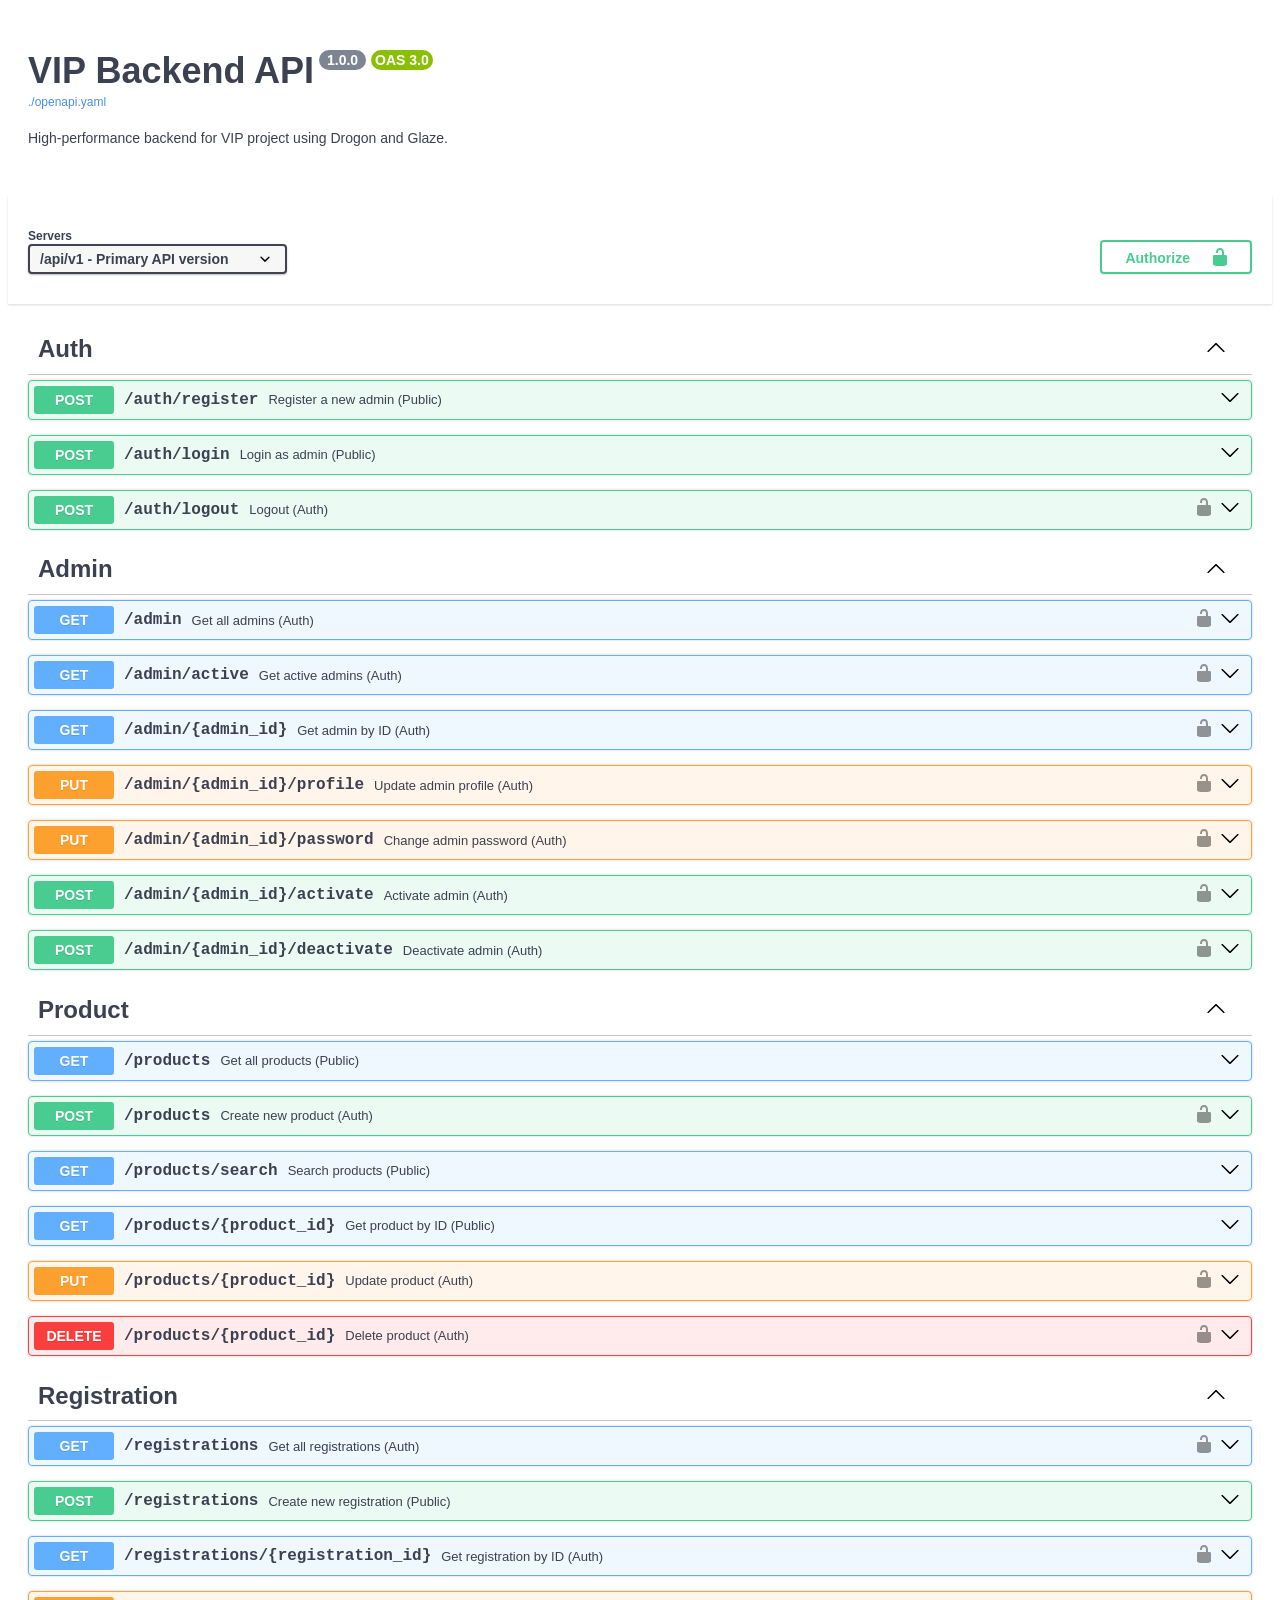
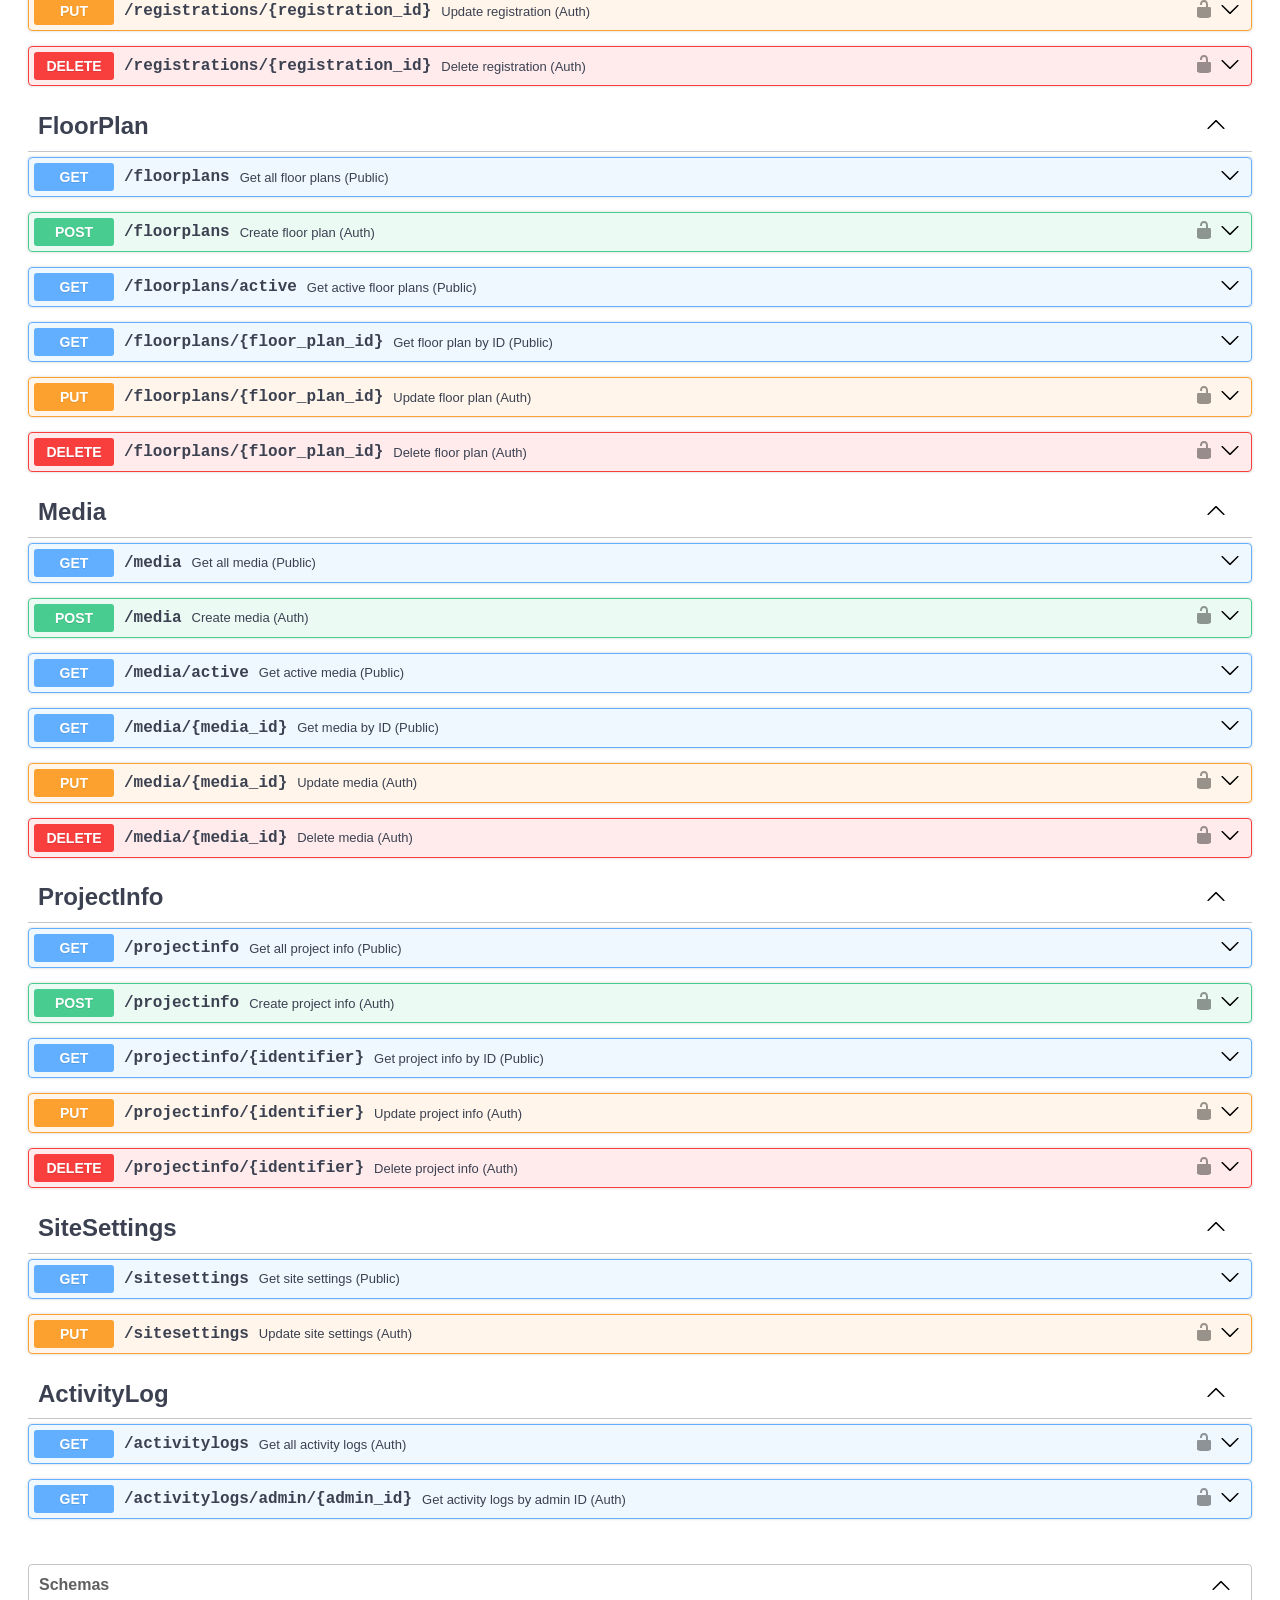
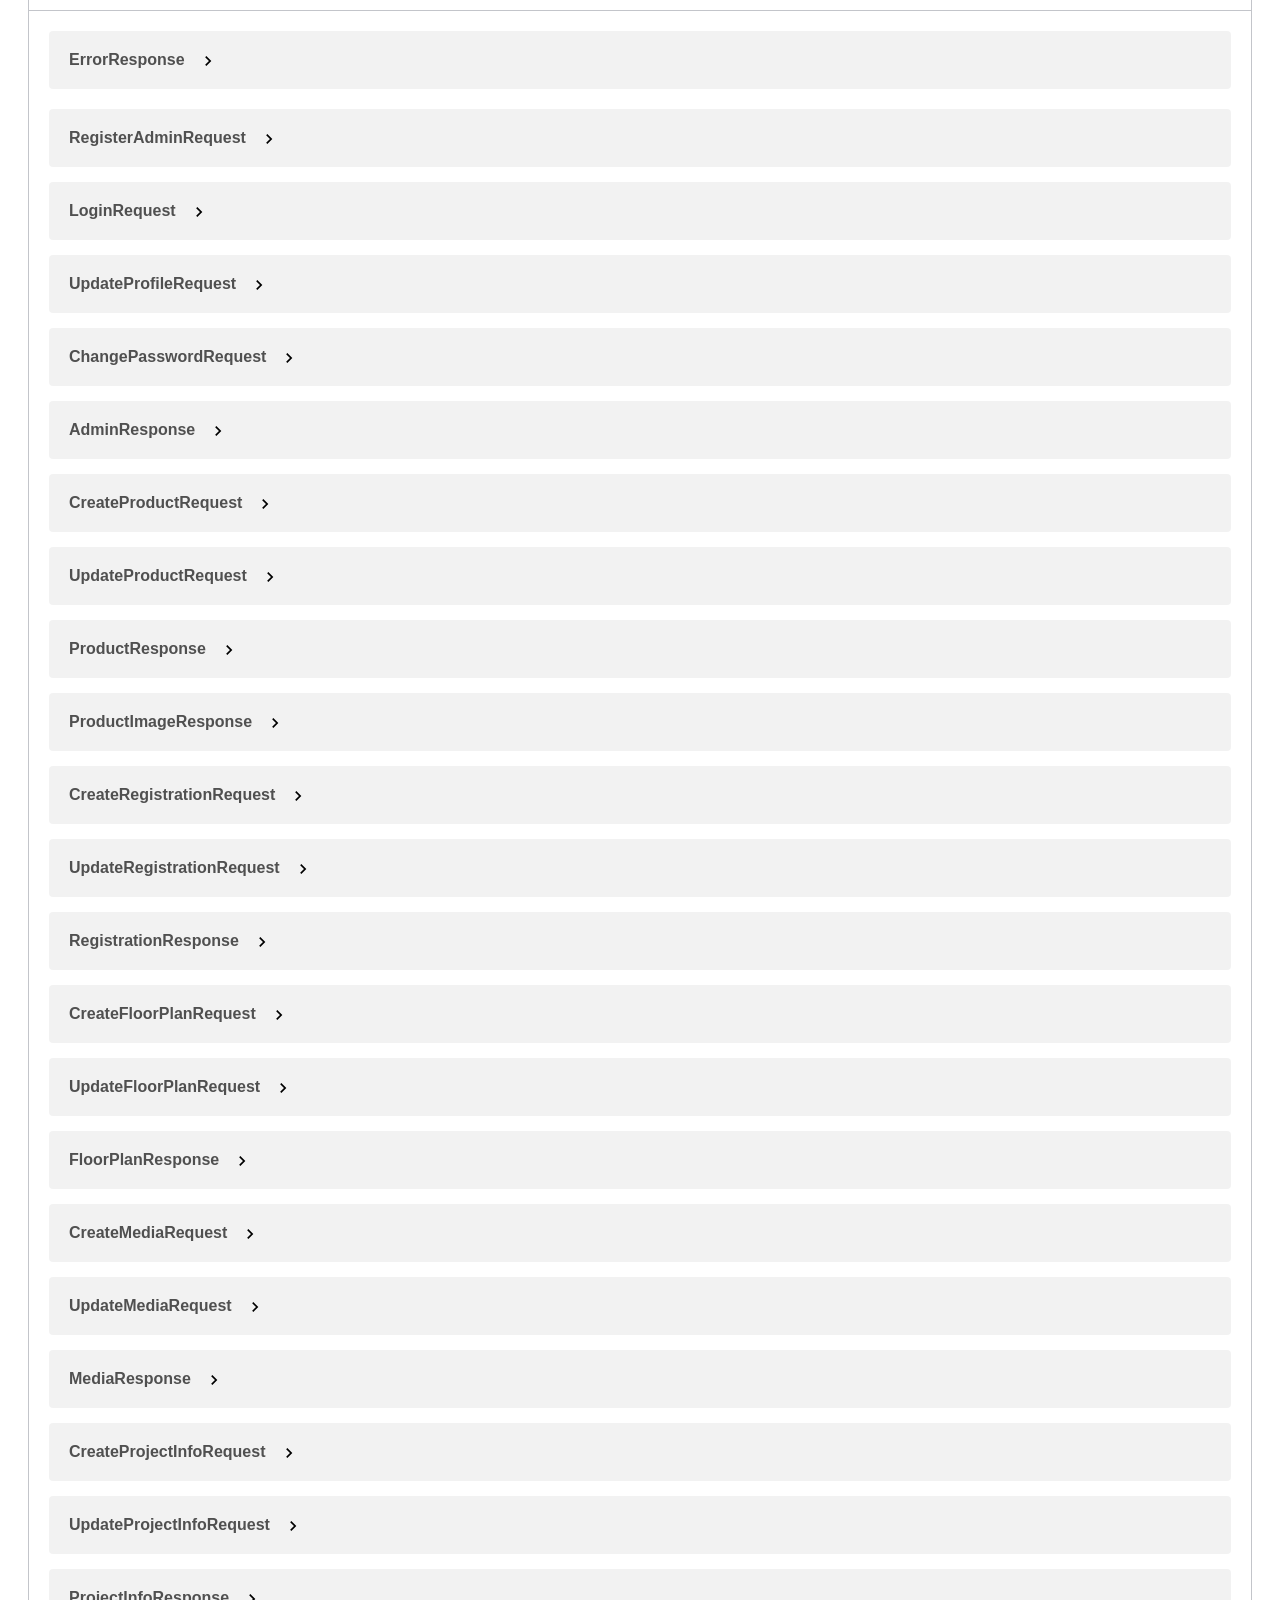
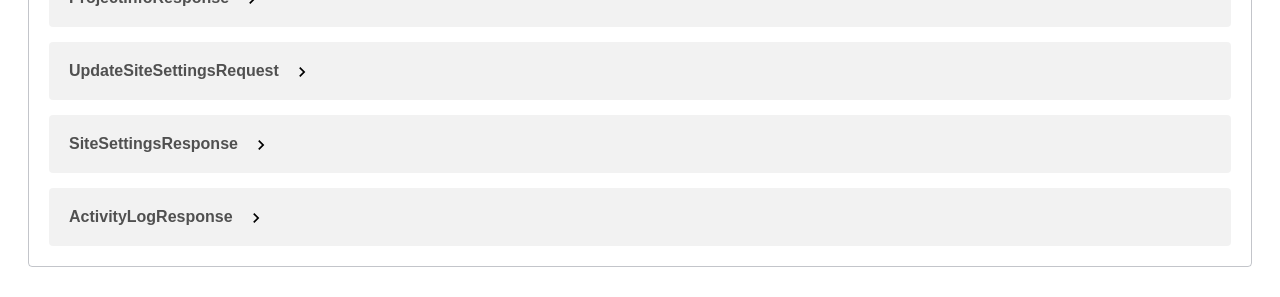
<file: public/docs/index.html>
<!DOCTYPE html>
<html lang="en">
<head>
  <meta charset="UTF-8">
  <title>VIP Project API Docs</title>
  <link rel="stylesheet" href="./swagger-ui.css">
  <link rel="icon" href="./favicon-32x32.png">
</head>
<body>
  <div id="swagger-ui"></div>
  <script src="./swagger-ui-bundle.js"></script>
  <script src="./swagger-ui-standalone-preset.js"></script>
  <script>
    window.onload = () => {
      SwaggerUIBundle({
        url: "./openapi.yaml",
        dom_id: "#swagger-ui"
      });
    };
  </script>
</body>
</html>
</file>
<file: public/docs/swagger-ui.css>
.swagger-ui{color:#3b4151;font-family:sans-serif/*! normalize.css v7.0.0 | MIT License | github.com/necolas/normalize.css */}.swagger-ui html{line-height:1.15;-ms-text-size-adjust:100%;-webkit-text-size-adjust:100%}.swagger-ui body{margin:0}.swagger-ui article,.swagger-ui aside,.swagger-ui footer,.swagger-ui header,.swagger-ui nav,.swagger-ui section{display:block}.swagger-ui h1{font-size:2em;margin:.67em 0}.swagger-ui figcaption,.swagger-ui figure,.swagger-ui main{display:block}.swagger-ui figure{margin:1em 40px}.swagger-ui hr{box-sizing:content-box;height:0;overflow:visible}.swagger-ui pre{font-family:monospace,monospace;font-size:1em}.swagger-ui a{background-color:transparent;-webkit-text-decoration-skip:objects}.swagger-ui abbr[title]{border-bottom:none;text-decoration:underline;-webkit-text-decoration:underline dotted;text-decoration:underline dotted}.swagger-ui b,.swagger-ui strong{font-weight:inherit;font-weight:bolder}.swagger-ui code,.swagger-ui kbd,.swagger-ui samp{font-family:monospace,monospace;font-size:1em}.swagger-ui dfn{font-style:italic}.swagger-ui mark{background-color:#ff0;color:#000}.swagger-ui small{font-size:80%}.swagger-ui sub,.swagger-ui sup{font-size:75%;line-height:0;position:relative;vertical-align:baseline}.swagger-ui sub{bottom:-.25em}.swagger-ui sup{top:-.5em}.swagger-ui audio,.swagger-ui video{display:inline-block}.swagger-ui audio:not([controls]){display:none;height:0}.swagger-ui img{border-style:none}.swagger-ui svg:not(:root){overflow:hidden}.swagger-ui button,.swagger-ui input,.swagger-ui optgroup,.swagger-ui select,.swagger-ui textarea{font-family:sans-serif;font-size:100%;line-height:1.15;margin:0}.swagger-ui button,.swagger-ui input{overflow:visible}.swagger-ui button,.swagger-ui select{text-transform:none}.swagger-ui [type=reset],.swagger-ui [type=submit],.swagger-ui button,.swagger-ui html [type=button]{-webkit-appearance:button}.swagger-ui [type=button]::-moz-focus-inner,.swagger-ui [type=reset]::-moz-focus-inner,.swagger-ui [type=submit]::-moz-focus-inner,.swagger-ui button::-moz-focus-inner{border-style:none;padding:0}.swagger-ui [type=button]:-moz-focusring,.swagger-ui [type=reset]:-moz-focusring,.swagger-ui [type=submit]:-moz-focusring,.swagger-ui button:-moz-focusring{outline:1px dotted ButtonText}.swagger-ui fieldset{padding:.35em .75em .625em}.swagger-ui legend{box-sizing:border-box;color:inherit;display:table;max-width:100%;padding:0;white-space:normal}.swagger-ui progress{display:inline-block;vertical-align:baseline}.swagger-ui textarea{overflow:auto}.swagger-ui [type=checkbox],.swagger-ui [type=radio]{box-sizing:border-box;padding:0}.swagger-ui [type=number]::-webkit-inner-spin-button,.swagger-ui [type=number]::-webkit-outer-spin-button{height:auto}.swagger-ui [type=search]{-webkit-appearance:textfield;outline-offset:-2px}.swagger-ui [type=search]::-webkit-search-cancel-button,.swagger-ui [type=search]::-webkit-search-decoration{-webkit-appearance:none}.swagger-ui ::-webkit-file-upload-button{-webkit-appearance:button;font:inherit}.swagger-ui details,.swagger-ui menu{display:block}.swagger-ui summary{display:list-item}.swagger-ui canvas{display:inline-block}.swagger-ui [hidden],.swagger-ui template{display:none}.swagger-ui .debug *{outline:1px solid gold}.swagger-ui .debug-white *{outline:1px solid #fff}.swagger-ui .debug-black *{outline:1px solid #000}.swagger-ui .debug-grid{background:transparent url([data-uri]) repeat 0 0}.swagger-ui .debug-grid-16{background:transparent url([data-uri]) repeat 0 0}.swagger-ui .debug-grid-8-solid{background:#fff url([data-uri]) repeat 0 0}.swagger-ui .debug-grid-16-solid{background:#fff url([data-uri]) repeat 0 0}.swagger-ui .border-box,.swagger-ui a,.swagger-ui article,.swagger-ui body,.swagger-ui code,.swagger-ui dd,.swagger-ui div,.swagger-ui dl,.swagger-ui dt,.swagger-ui fieldset,.swagger-ui footer,.swagger-ui form,.swagger-ui h1,.swagger-ui h2,.swagger-ui h3,.swagger-ui h4,.swagger-ui h5,.swagger-ui h6,.swagger-ui header,.swagger-ui html,.swagger-ui input[type=email],.swagger-ui input[type=number],.swagger-ui input[type=password],.swagger-ui input[type=tel],.swagger-ui input[type=text],.swagger-ui input[type=url],.swagger-ui legend,.swagger-ui li,.swagger-ui main,.swagger-ui ol,.swagger-ui p,.swagger-ui pre,.swagger-ui section,.swagger-ui table,.swagger-ui td,.swagger-ui textarea,.swagger-ui th,.swagger-ui tr,.swagger-ui ul{box-sizing:border-box}.swagger-ui .aspect-ratio{height:0;position:relative}.swagger-ui .aspect-ratio--16x9{padding-bottom:56.25%}.swagger-ui .aspect-ratio--9x16{padding-bottom:177.77%}.swagger-ui .aspect-ratio--4x3{padding-bottom:75%}.swagger-ui .aspect-ratio--3x4{padding-bottom:133.33%}.swagger-ui .aspect-ratio--6x4{padding-bottom:66.6%}.swagger-ui .aspect-ratio--4x6{padding-bottom:150%}.swagger-ui .aspect-ratio--8x5{padding-bottom:62.5%}.swagger-ui .aspect-ratio--5x8{padding-bottom:160%}.swagger-ui .aspect-ratio--7x5{padding-bottom:71.42%}.swagger-ui .aspect-ratio--5x7{padding-bottom:140%}.swagger-ui .aspect-ratio--1x1{padding-bottom:100%}.swagger-ui .aspect-ratio--object{bottom:0;height:100%;left:0;position:absolute;right:0;top:0;width:100%;z-index:100}@media screen and (min-width:30em){.swagger-ui .aspect-ratio-ns{height:0;position:relative}.swagger-ui .aspect-ratio--16x9-ns{padding-bottom:56.25%}.swagger-ui .aspect-ratio--9x16-ns{padding-bottom:177.77%}.swagger-ui .aspect-ratio--4x3-ns{padding-bottom:75%}.swagger-ui .aspect-ratio--3x4-ns{padding-bottom:133.33%}.swagger-ui .aspect-ratio--6x4-ns{padding-bottom:66.6%}.swagger-ui .aspect-ratio--4x6-ns{padding-bottom:150%}.swagger-ui .aspect-ratio--8x5-ns{padding-bottom:62.5%}.swagger-ui .aspect-ratio--5x8-ns{padding-bottom:160%}.swagger-ui .aspect-ratio--7x5-ns{padding-bottom:71.42%}.swagger-ui .aspect-ratio--5x7-ns{padding-bottom:140%}.swagger-ui .aspect-ratio--1x1-ns{padding-bottom:100%}.swagger-ui .aspect-ratio--object-ns{bottom:0;height:100%;left:0;position:absolute;right:0;top:0;width:100%;z-index:100}}@media screen and (min-width:30em)and (max-width:60em){.swagger-ui .aspect-ratio-m{height:0;position:relative}.swagger-ui .aspect-ratio--16x9-m{padding-bottom:56.25%}.swagger-ui .aspect-ratio--9x16-m{padding-bottom:177.77%}.swagger-ui .aspect-ratio--4x3-m{padding-bottom:75%}.swagger-ui .aspect-ratio--3x4-m{padding-bottom:133.33%}.swagger-ui .aspect-ratio--6x4-m{padding-bottom:66.6%}.swagger-ui .aspect-ratio--4x6-m{padding-bottom:150%}.swagger-ui .aspect-ratio--8x5-m{padding-bottom:62.5%}.swagger-ui .aspect-ratio--5x8-m{padding-bottom:160%}.swagger-ui .aspect-ratio--7x5-m{padding-bottom:71.42%}.swagger-ui .aspect-ratio--5x7-m{padding-bottom:140%}.swagger-ui .aspect-ratio--1x1-m{padding-bottom:100%}.swagger-ui .aspect-ratio--object-m{bottom:0;height:100%;left:0;position:absolute;right:0;top:0;width:100%;z-index:100}}@media screen and (min-width:60em){.swagger-ui .aspect-ratio-l{height:0;position:relative}.swagger-ui .aspect-ratio--16x9-l{padding-bottom:56.25%}.swagger-ui .aspect-ratio--9x16-l{padding-bottom:177.77%}.swagger-ui .aspect-ratio--4x3-l{padding-bottom:75%}.swagger-ui .aspect-ratio--3x4-l{padding-bottom:133.33%}.swagger-ui .aspect-ratio--6x4-l{padding-bottom:66.6%}.swagger-ui .aspect-ratio--4x6-l{padding-bottom:150%}.swagger-ui .aspect-ratio--8x5-l{padding-bottom:62.5%}.swagger-ui .aspect-ratio--5x8-l{padding-bottom:160%}.swagger-ui .aspect-ratio--7x5-l{padding-bottom:71.42%}.swagger-ui .aspect-ratio--5x7-l{padding-bottom:140%}.swagger-ui .aspect-ratio--1x1-l{padding-bottom:100%}.swagger-ui .aspect-ratio--object-l{bottom:0;height:100%;left:0;position:absolute;right:0;top:0;width:100%;z-index:100}}.swagger-ui img{max-width:100%}.swagger-ui .cover{background-size:cover!important}.swagger-ui .contain{background-size:contain!important}@media screen and (min-width:30em){.swagger-ui .cover-ns{background-size:cover!important}.swagger-ui .contain-ns{background-size:contain!important}}@media screen and (min-width:30em)and (max-width:60em){.swagger-ui .cover-m{background-size:cover!important}.swagger-ui .contain-m{background-size:contain!important}}@media screen and (min-width:60em){.swagger-ui .cover-l{background-size:cover!important}.swagger-ui .contain-l{background-size:contain!important}}.swagger-ui .bg-center{background-position:50%;background-repeat:no-repeat}.swagger-ui .bg-top{background-position:top;background-repeat:no-repeat}.swagger-ui .bg-right{background-position:100%;background-repeat:no-repeat}.swagger-ui .bg-bottom{background-position:bottom;background-repeat:no-repeat}.swagger-ui .bg-left{background-position:0;background-repeat:no-repeat}@media screen and (min-width:30em){.swagger-ui .bg-center-ns{background-position:50%;background-repeat:no-repeat}.swagger-ui .bg-top-ns{background-position:top;background-repeat:no-repeat}.swagger-ui .bg-right-ns{background-position:100%;background-repeat:no-repeat}.swagger-ui .bg-bottom-ns{background-position:bottom;background-repeat:no-repeat}.swagger-ui .bg-left-ns{background-position:0;background-repeat:no-repeat}}@media screen and (min-width:30em)and (max-width:60em){.swagger-ui .bg-center-m{background-position:50%;background-repeat:no-repeat}.swagger-ui .bg-top-m{background-position:top;background-repeat:no-repeat}.swagger-ui .bg-right-m{background-position:100%;background-repeat:no-repeat}.swagger-ui .bg-bottom-m{background-position:bottom;background-repeat:no-repeat}.swagger-ui .bg-left-m{background-position:0;background-repeat:no-repeat}}@media screen and (min-width:60em){.swagger-ui .bg-center-l{background-position:50%;background-repeat:no-repeat}.swagger-ui .bg-top-l{background-position:top;background-repeat:no-repeat}.swagger-ui .bg-right-l{background-position:100%;background-repeat:no-repeat}.swagger-ui .bg-bottom-l{background-position:bottom;background-repeat:no-repeat}.swagger-ui .bg-left-l{background-position:0;background-repeat:no-repeat}}.swagger-ui .outline{outline:1px solid}.swagger-ui .outline-transparent{outline:1px solid transparent}.swagger-ui .outline-0{outline:0}@media screen and (min-width:30em){.swagger-ui .outline-ns{outline:1px solid}.swagger-ui .outline-transparent-ns{outline:1px solid transparent}.swagger-ui .outline-0-ns{outline:0}}@media screen and (min-width:30em)and (max-width:60em){.swagger-ui .outline-m{outline:1px solid}.swagger-ui .outline-transparent-m{outline:1px solid transparent}.swagger-ui .outline-0-m{outline:0}}@media screen and (min-width:60em){.swagger-ui .outline-l{outline:1px solid}.swagger-ui .outline-transparent-l{outline:1px solid transparent}.swagger-ui .outline-0-l{outline:0}}.swagger-ui .ba{border-style:solid;border-width:1px}.swagger-ui .bt{border-top-style:solid;border-top-width:1px}.swagger-ui .br{border-right-style:solid;border-right-width:1px}.swagger-ui .bb{border-bottom-style:solid;border-bottom-width:1px}.swagger-ui .bl{border-left-style:solid;border-left-width:1px}.swagger-ui .bn{border-style:none;border-width:0}@media screen and (min-width:30em){.swagger-ui .ba-ns{border-style:solid;border-width:1px}.swagger-ui .bt-ns{border-top-style:solid;border-top-width:1px}.swagger-ui .br-ns{border-right-style:solid;border-right-width:1px}.swagger-ui .bb-ns{border-bottom-style:solid;border-bottom-width:1px}.swagger-ui .bl-ns{border-left-style:solid;border-left-width:1px}.swagger-ui .bn-ns{border-style:none;border-width:0}}@media screen and (min-width:30em)and (max-width:60em){.swagger-ui .ba-m{border-style:solid;border-width:1px}.swagger-ui .bt-m{border-top-style:solid;border-top-width:1px}.swagger-ui .br-m{border-right-style:solid;border-right-width:1px}.swagger-ui .bb-m{border-bottom-style:solid;border-bottom-width:1px}.swagger-ui .bl-m{border-left-style:solid;border-left-width:1px}.swagger-ui .bn-m{border-style:none;border-width:0}}@media screen and (min-width:60em){.swagger-ui .ba-l{border-style:solid;border-width:1px}.swagger-ui .bt-l{border-top-style:solid;border-top-width:1px}.swagger-ui .br-l{border-right-style:solid;border-right-width:1px}.swagger-ui .bb-l{border-bottom-style:solid;border-bottom-width:1px}.swagger-ui .bl-l{border-left-style:solid;border-left-width:1px}.swagger-ui .bn-l{border-style:none;border-width:0}}.swagger-ui .b--black{border-color:#000}.swagger-ui .b--near-black{border-color:#111}.swagger-ui .b--dark-gray{border-color:#333}.swagger-ui .b--mid-gray{border-color:#555}.swagger-ui .b--gray{border-color:#777}.swagger-ui .b--silver{border-color:#999}.swagger-ui .b--light-silver{border-color:#aaa}.swagger-ui .b--moon-gray{border-color:#ccc}.swagger-ui .b--light-gray{border-color:#eee}.swagger-ui .b--near-white{border-color:#f4f4f4}.swagger-ui .b--white{border-color:#fff}.swagger-ui .b--white-90{border-color:hsla(0,0%,100%,.9)}.swagger-ui .b--white-80{border-color:hsla(0,0%,100%,.8)}.swagger-ui .b--white-70{border-color:hsla(0,0%,100%,.7)}.swagger-ui .b--white-60{border-color:hsla(0,0%,100%,.6)}.swagger-ui .b--white-50{border-color:hsla(0,0%,100%,.5)}.swagger-ui .b--white-40{border-color:hsla(0,0%,100%,.4)}.swagger-ui .b--white-30{border-color:hsla(0,0%,100%,.3)}.swagger-ui .b--white-20{border-color:hsla(0,0%,100%,.2)}.swagger-ui .b--white-10{border-color:hsla(0,0%,100%,.1)}.swagger-ui .b--white-05{border-color:hsla(0,0%,100%,.05)}.swagger-ui .b--white-025{border-color:hsla(0,0%,100%,.025)}.swagger-ui .b--white-0125{border-color:hsla(0,0%,100%,.013)}.swagger-ui .b--black-90{border-color:rgba(0,0,0,.9)}.swagger-ui .b--black-80{border-color:rgba(0,0,0,.8)}.swagger-ui .b--black-70{border-color:rgba(0,0,0,.7)}.swagger-ui .b--black-60{border-color:rgba(0,0,0,.6)}.swagger-ui .b--black-50{border-color:rgba(0,0,0,.5)}.swagger-ui .b--black-40{border-color:rgba(0,0,0,.4)}.swagger-ui .b--black-30{border-color:rgba(0,0,0,.3)}.swagger-ui .b--black-20{border-color:rgba(0,0,0,.2)}.swagger-ui .b--black-10{border-color:rgba(0,0,0,.1)}.swagger-ui .b--black-05{border-color:rgba(0,0,0,.05)}.swagger-ui .b--black-025{border-color:rgba(0,0,0,.025)}.swagger-ui .b--black-0125{border-color:rgba(0,0,0,.013)}.swagger-ui .b--dark-red{border-color:#e7040f}.swagger-ui .b--red{border-color:#ff4136}.swagger-ui .b--light-red{border-color:#ff725c}.swagger-ui .b--orange{border-color:#ff6300}.swagger-ui .b--gold{border-color:#ffb700}.swagger-ui .b--yellow{border-color:gold}.swagger-ui .b--light-yellow{border-color:#fbf1a9}.swagger-ui .b--purple{border-color:#5e2ca5}.swagger-ui .b--light-purple{border-color:#a463f2}.swagger-ui .b--dark-pink{border-color:#d5008f}.swagger-ui .b--hot-pink{border-color:#ff41b4}.swagger-ui .b--pink{border-color:#ff80cc}.swagger-ui .b--light-pink{border-color:#ffa3d7}.swagger-ui .b--dark-green{border-color:#137752}.swagger-ui .b--green{border-color:#19a974}.swagger-ui .b--light-green{border-color:#9eebcf}.swagger-ui .b--navy{border-color:#001b44}.swagger-ui .b--dark-blue{border-color:#00449e}.swagger-ui .b--blue{border-color:#357edd}.swagger-ui .b--light-blue{border-color:#96ccff}.swagger-ui .b--lightest-blue{border-color:#cdecff}.swagger-ui .b--washed-blue{border-color:#f6fffe}.swagger-ui .b--washed-green{border-color:#e8fdf5}.swagger-ui .b--washed-yellow{border-color:#fffceb}.swagger-ui .b--washed-red{border-color:#ffdfdf}.swagger-ui .b--transparent{border-color:transparent}.swagger-ui .b--inherit{border-color:inherit}.swagger-ui .br0{border-radius:0}.swagger-ui .br1{border-radius:.125rem}.swagger-ui .br2{border-radius:.25rem}.swagger-ui .br3{border-radius:.5rem}.swagger-ui .br4{border-radius:1rem}.swagger-ui .br-100{border-radius:100%}.swagger-ui .br-pill{border-radius:9999px}.swagger-ui .br--bottom{border-top-left-radius:0;border-top-right-radius:0}.swagger-ui .br--top{border-bottom-left-radius:0;border-bottom-right-radius:0}.swagger-ui .br--right{border-bottom-left-radius:0;border-top-left-radius:0}.swagger-ui .br--left{border-bottom-right-radius:0;border-top-right-radius:0}@media screen and (min-width:30em){.swagger-ui .br0-ns{border-radius:0}.swagger-ui .br1-ns{border-radius:.125rem}.swagger-ui .br2-ns{border-radius:.25rem}.swagger-ui .br3-ns{border-radius:.5rem}.swagger-ui .br4-ns{border-radius:1rem}.swagger-ui .br-100-ns{border-radius:100%}.swagger-ui .br-pill-ns{border-radius:9999px}.swagger-ui .br--bottom-ns{border-top-left-radius:0;border-top-right-radius:0}.swagger-ui .br--top-ns{border-bottom-left-radius:0;border-bottom-right-radius:0}.swagger-ui .br--right-ns{border-bottom-left-radius:0;border-top-left-radius:0}.swagger-ui .br--left-ns{border-bottom-right-radius:0;border-top-right-radius:0}}@media screen and (min-width:30em)and (max-width:60em){.swagger-ui .br0-m{border-radius:0}.swagger-ui .br1-m{border-radius:.125rem}.swagger-ui .br2-m{border-radius:.25rem}.swagger-ui .br3-m{border-radius:.5rem}.swagger-ui .br4-m{border-radius:1rem}.swagger-ui .br-100-m{border-radius:100%}.swagger-ui .br-pill-m{border-radius:9999px}.swagger-ui .br--bottom-m{border-top-left-radius:0;border-top-right-radius:0}.swagger-ui .br--top-m{border-bottom-left-radius:0;border-bottom-right-radius:0}.swagger-ui .br--right-m{border-bottom-left-radius:0;border-top-left-radius:0}.swagger-ui .br--left-m{border-bottom-right-radius:0;border-top-right-radius:0}}@media screen and (min-width:60em){.swagger-ui .br0-l{border-radius:0}.swagger-ui .br1-l{border-radius:.125rem}.swagger-ui .br2-l{border-radius:.25rem}.swagger-ui .br3-l{border-radius:.5rem}.swagger-ui .br4-l{border-radius:1rem}.swagger-ui .br-100-l{border-radius:100%}.swagger-ui .br-pill-l{border-radius:9999px}.swagger-ui .br--bottom-l{border-top-left-radius:0;border-top-right-radius:0}.swagger-ui .br--top-l{border-bottom-left-radius:0;border-bottom-right-radius:0}.swagger-ui .br--right-l{border-bottom-left-radius:0;border-top-left-radius:0}.swagger-ui .br--left-l{border-bottom-right-radius:0;border-top-right-radius:0}}.swagger-ui .b--dotted{border-style:dotted}.swagger-ui .b--dashed{border-style:dashed}.swagger-ui .b--solid{border-style:solid}.swagger-ui .b--none{border-style:none}@media screen and (min-width:30em){.swagger-ui .b--dotted-ns{border-style:dotted}.swagger-ui .b--dashed-ns{border-style:dashed}.swagger-ui .b--solid-ns{border-style:solid}.swagger-ui .b--none-ns{border-style:none}}@media screen and (min-width:30em)and (max-width:60em){.swagger-ui .b--dotted-m{border-style:dotted}.swagger-ui .b--dashed-m{border-style:dashed}.swagger-ui .b--solid-m{border-style:solid}.swagger-ui .b--none-m{border-style:none}}@media screen and (min-width:60em){.swagger-ui .b--dotted-l{border-style:dotted}.swagger-ui .b--dashed-l{border-style:dashed}.swagger-ui .b--solid-l{border-style:solid}.swagger-ui .b--none-l{border-style:none}}.swagger-ui .bw0{border-width:0}.swagger-ui .bw1{border-width:.125rem}.swagger-ui .bw2{border-width:.25rem}.swagger-ui .bw3{border-width:.5rem}.swagger-ui .bw4{border-width:1rem}.swagger-ui .bw5{border-width:2rem}.swagger-ui .bt-0{border-top-width:0}.swagger-ui .br-0{border-right-width:0}.swagger-ui .bb-0{border-bottom-width:0}.swagger-ui .bl-0{border-left-width:0}@media screen and (min-width:30em){.swagger-ui .bw0-ns{border-width:0}.swagger-ui .bw1-ns{border-width:.125rem}.swagger-ui .bw2-ns{border-width:.25rem}.swagger-ui .bw3-ns{border-width:.5rem}.swagger-ui .bw4-ns{border-width:1rem}.swagger-ui .bw5-ns{border-width:2rem}.swagger-ui .bt-0-ns{border-top-width:0}.swagger-ui .br-0-ns{border-right-width:0}.swagger-ui .bb-0-ns{border-bottom-width:0}.swagger-ui .bl-0-ns{border-left-width:0}}@media screen and (min-width:30em)and (max-width:60em){.swagger-ui .bw0-m{border-width:0}.swagger-ui .bw1-m{border-width:.125rem}.swagger-ui .bw2-m{border-width:.25rem}.swagger-ui .bw3-m{border-width:.5rem}.swagger-ui .bw4-m{border-width:1rem}.swagger-ui .bw5-m{border-width:2rem}.swagger-ui .bt-0-m{border-top-width:0}.swagger-ui .br-0-m{border-right-width:0}.swagger-ui .bb-0-m{border-bottom-width:0}.swagger-ui .bl-0-m{border-left-width:0}}@media screen and (min-width:60em){.swagger-ui .bw0-l{border-width:0}.swagger-ui .bw1-l{border-width:.125rem}.swagger-ui .bw2-l{border-width:.25rem}.swagger-ui .bw3-l{border-width:.5rem}.swagger-ui .bw4-l{border-width:1rem}.swagger-ui .bw5-l{border-width:2rem}.swagger-ui .bt-0-l{border-top-width:0}.swagger-ui .br-0-l{border-right-width:0}.swagger-ui .bb-0-l{border-bottom-width:0}.swagger-ui .bl-0-l{border-left-width:0}}.swagger-ui .shadow-1{box-shadow:0 0 4px 2px rgba(0,0,0,.2)}.swagger-ui .shadow-2{box-shadow:0 0 8px 2px rgba(0,0,0,.2)}.swagger-ui .shadow-3{box-shadow:2px 2px 4px 2px rgba(0,0,0,.2)}.swagger-ui .shadow-4{box-shadow:2px 2px 8px 0 rgba(0,0,0,.2)}.swagger-ui .shadow-5{box-shadow:4px 4px 8px 0 rgba(0,0,0,.2)}@media screen and (min-width:30em){.swagger-ui .shadow-1-ns{box-shadow:0 0 4px 2px rgba(0,0,0,.2)}.swagger-ui .shadow-2-ns{box-shadow:0 0 8px 2px rgba(0,0,0,.2)}.swagger-ui .shadow-3-ns{box-shadow:2px 2px 4px 2px rgba(0,0,0,.2)}.swagger-ui .shadow-4-ns{box-shadow:2px 2px 8px 0 rgba(0,0,0,.2)}.swagger-ui .shadow-5-ns{box-shadow:4px 4px 8px 0 rgba(0,0,0,.2)}}@media screen and (min-width:30em)and (max-width:60em){.swagger-ui .shadow-1-m{box-shadow:0 0 4px 2px rgba(0,0,0,.2)}.swagger-ui .shadow-2-m{box-shadow:0 0 8px 2px rgba(0,0,0,.2)}.swagger-ui .shadow-3-m{box-shadow:2px 2px 4px 2px rgba(0,0,0,.2)}.swagger-ui .shadow-4-m{box-shadow:2px 2px 8px 0 rgba(0,0,0,.2)}.swagger-ui .shadow-5-m{box-shadow:4px 4px 8px 0 rgba(0,0,0,.2)}}@media screen and (min-width:60em){.swagger-ui .shadow-1-l{box-shadow:0 0 4px 2px rgba(0,0,0,.2)}.swagger-ui .shadow-2-l{box-shadow:0 0 8px 2px rgba(0,0,0,.2)}.swagger-ui .shadow-3-l{box-shadow:2px 2px 4px 2px rgba(0,0,0,.2)}.swagger-ui .shadow-4-l{box-shadow:2px 2px 8px 0 rgba(0,0,0,.2)}.swagger-ui .shadow-5-l{box-shadow:4px 4px 8px 0 rgba(0,0,0,.2)}}.swagger-ui .pre{overflow-x:auto;overflow-y:hidden;overflow:scroll}.swagger-ui .top-0{top:0}.swagger-ui .right-0{right:0}.swagger-ui .bottom-0{bottom:0}.swagger-ui .left-0{left:0}.swagger-ui .top-1{top:1rem}.swagger-ui .right-1{right:1rem}.swagger-ui .bottom-1{bottom:1rem}.swagger-ui .left-1{left:1rem}.swagger-ui .top-2{top:2rem}.swagger-ui .right-2{right:2rem}.swagger-ui .bottom-2{bottom:2rem}.swagger-ui .left-2{left:2rem}.swagger-ui .top--1{top:-1rem}.swagger-ui .right--1{right:-1rem}.swagger-ui .bottom--1{bottom:-1rem}.swagger-ui .left--1{left:-1rem}.swagger-ui .top--2{top:-2rem}.swagger-ui .right--2{right:-2rem}.swagger-ui .bottom--2{bottom:-2rem}.swagger-ui .left--2{left:-2rem}.swagger-ui .absolute--fill{bottom:0;left:0;right:0;top:0}@media screen and (min-width:30em){.swagger-ui .top-0-ns{top:0}.swagger-ui .left-0-ns{left:0}.swagger-ui .right-0-ns{right:0}.swagger-ui .bottom-0-ns{bottom:0}.swagger-ui .top-1-ns{top:1rem}.swagger-ui .left-1-ns{left:1rem}.swagger-ui .right-1-ns{right:1rem}.swagger-ui .bottom-1-ns{bottom:1rem}.swagger-ui .top-2-ns{top:2rem}.swagger-ui .left-2-ns{left:2rem}.swagger-ui .right-2-ns{right:2rem}.swagger-ui .bottom-2-ns{bottom:2rem}.swagger-ui .top--1-ns{top:-1rem}.swagger-ui .right--1-ns{right:-1rem}.swagger-ui .bottom--1-ns{bottom:-1rem}.swagger-ui .left--1-ns{left:-1rem}.swagger-ui .top--2-ns{top:-2rem}.swagger-ui .right--2-ns{right:-2rem}.swagger-ui .bottom--2-ns{bottom:-2rem}.swagger-ui .left--2-ns{left:-2rem}.swagger-ui .absolute--fill-ns{bottom:0;left:0;right:0;top:0}}@media screen and (min-width:30em)and (max-width:60em){.swagger-ui .top-0-m{top:0}.swagger-ui .left-0-m{left:0}.swagger-ui .right-0-m{right:0}.swagger-ui .bottom-0-m{bottom:0}.swagger-ui .top-1-m{top:1rem}.swagger-ui .left-1-m{left:1rem}.swagger-ui .right-1-m{right:1rem}.swagger-ui .bottom-1-m{bottom:1rem}.swagger-ui .top-2-m{top:2rem}.swagger-ui .left-2-m{left:2rem}.swagger-ui .right-2-m{right:2rem}.swagger-ui .bottom-2-m{bottom:2rem}.swagger-ui .top--1-m{top:-1rem}.swagger-ui .right--1-m{right:-1rem}.swagger-ui .bottom--1-m{bottom:-1rem}.swagger-ui .left--1-m{left:-1rem}.swagger-ui .top--2-m{top:-2rem}.swagger-ui .right--2-m{right:-2rem}.swagger-ui .bottom--2-m{bottom:-2rem}.swagger-ui .left--2-m{left:-2rem}.swagger-ui .absolute--fill-m{bottom:0;left:0;right:0;top:0}}@media screen and (min-width:60em){.swagger-ui .top-0-l{top:0}.swagger-ui .left-0-l{left:0}.swagger-ui .right-0-l{right:0}.swagger-ui .bottom-0-l{bottom:0}.swagger-ui .top-1-l{top:1rem}.swagger-ui .left-1-l{left:1rem}.swagger-ui .right-1-l{right:1rem}.swagger-ui .bottom-1-l{bottom:1rem}.swagger-ui .top-2-l{top:2rem}.swagger-ui .left-2-l{left:2rem}.swagger-ui .right-2-l{right:2rem}.swagger-ui .bottom-2-l{bottom:2rem}.swagger-ui .top--1-l{top:-1rem}.swagger-ui .right--1-l{right:-1rem}.swagger-ui .bottom--1-l{bottom:-1rem}.swagger-ui .left--1-l{left:-1rem}.swagger-ui .top--2-l{top:-2rem}.swagger-ui .right--2-l{right:-2rem}.swagger-ui .bottom--2-l{bottom:-2rem}.swagger-ui .left--2-l{left:-2rem}.swagger-ui .absolute--fill-l{bottom:0;left:0;right:0;top:0}}.swagger-ui .cf:after,.swagger-ui .cf:before{content:" ";display:table}.swagger-ui .cf:after{clear:both}.swagger-ui .cf{zoom:1}.swagger-ui .cl{clear:left}.swagger-ui .cr{clear:right}.swagger-ui .cb{clear:both}.swagger-ui .cn{clear:none}@media screen and (min-width:30em){.swagger-ui .cl-ns{clear:left}.swagger-ui .cr-ns{clear:right}.swagger-ui .cb-ns{clear:both}.swagger-ui .cn-ns{clear:none}}@media screen and (min-width:30em)and (max-width:60em){.swagger-ui .cl-m{clear:left}.swagger-ui .cr-m{clear:right}.swagger-ui .cb-m{clear:both}.swagger-ui .cn-m{clear:none}}@media screen and (min-width:60em){.swagger-ui .cl-l{clear:left}.swagger-ui .cr-l{clear:right}.swagger-ui .cb-l{clear:both}.swagger-ui .cn-l{clear:none}}.swagger-ui .flex{display:flex}.swagger-ui .inline-flex{display:inline-flex}.swagger-ui .flex-auto{flex:1 1 auto;min-height:0;min-width:0}.swagger-ui .flex-none{flex:none}.swagger-ui .flex-column{flex-direction:column}.swagger-ui .flex-row{flex-direction:row}.swagger-ui .flex-wrap{flex-wrap:wrap}.swagger-ui .flex-nowrap{flex-wrap:nowrap}.swagger-ui .flex-wrap-reverse{flex-wrap:wrap-reverse}.swagger-ui .flex-column-reverse{flex-direction:column-reverse}.swagger-ui .flex-row-reverse{flex-direction:row-reverse}.swagger-ui .items-start{align-items:flex-start}.swagger-ui .items-end{align-items:flex-end}.swagger-ui .items-center{align-items:center}.swagger-ui .items-baseline{align-items:baseline}.swagger-ui .items-stretch{align-items:stretch}.swagger-ui .self-start{align-self:flex-start}.swagger-ui .self-end{align-self:flex-end}.swagger-ui .self-center{align-self:center}.swagger-ui .self-baseline{align-self:baseline}.swagger-ui .self-stretch{align-self:stretch}.swagger-ui .justify-start{justify-content:flex-start}.swagger-ui .justify-end{justify-content:flex-end}.swagger-ui .justify-center{justify-content:center}.swagger-ui .justify-between{justify-content:space-between}.swagger-ui .justify-around{justify-content:space-around}.swagger-ui .content-start{align-content:flex-start}.swagger-ui .content-end{align-content:flex-end}.swagger-ui .content-center{align-content:center}.swagger-ui .content-between{align-content:space-between}.swagger-ui .content-around{align-content:space-around}.swagger-ui .content-stretch{align-content:stretch}.swagger-ui .order-0{order:0}.swagger-ui .order-1{order:1}.swagger-ui .order-2{order:2}.swagger-ui .order-3{order:3}.swagger-ui .order-4{order:4}.swagger-ui .order-5{order:5}.swagger-ui .order-6{order:6}.swagger-ui .order-7{order:7}.swagger-ui .order-8{order:8}.swagger-ui .order-last{order:99999}.swagger-ui .flex-grow-0{flex-grow:0}.swagger-ui .flex-grow-1{flex-grow:1}.swagger-ui .flex-shrink-0{flex-shrink:0}.swagger-ui .flex-shrink-1{flex-shrink:1}@media screen and (min-width:30em){.swagger-ui .flex-ns{display:flex}.swagger-ui .inline-flex-ns{display:inline-flex}.swagger-ui .flex-auto-ns{flex:1 1 auto;min-height:0;min-width:0}.swagger-ui .flex-none-ns{flex:none}.swagger-ui .flex-column-ns{flex-direction:column}.swagger-ui .flex-row-ns{flex-direction:row}.swagger-ui .flex-wrap-ns{flex-wrap:wrap}.swagger-ui .flex-nowrap-ns{flex-wrap:nowrap}.swagger-ui .flex-wrap-reverse-ns{flex-wrap:wrap-reverse}.swagger-ui .flex-column-reverse-ns{flex-direction:column-reverse}.swagger-ui .flex-row-reverse-ns{flex-direction:row-reverse}.swagger-ui .items-start-ns{align-items:flex-start}.swagger-ui .items-end-ns{align-items:flex-end}.swagger-ui .items-center-ns{align-items:center}.swagger-ui .items-baseline-ns{align-items:baseline}.swagger-ui .items-stretch-ns{align-items:stretch}.swagger-ui .self-start-ns{align-self:flex-start}.swagger-ui .self-end-ns{align-self:flex-end}.swagger-ui .self-center-ns{align-self:center}.swagger-ui .self-baseline-ns{align-self:baseline}.swagger-ui .self-stretch-ns{align-self:stretch}.swagger-ui .justify-start-ns{justify-content:flex-start}.swagger-ui .justify-end-ns{justify-content:flex-end}.swagger-ui .justify-center-ns{justify-content:center}.swagger-ui .justify-between-ns{justify-content:space-between}.swagger-ui .justify-around-ns{justify-content:space-around}.swagger-ui .content-start-ns{align-content:flex-start}.swagger-ui .content-end-ns{align-content:flex-end}.swagger-ui .content-center-ns{align-content:center}.swagger-ui .content-between-ns{align-content:space-between}.swagger-ui .content-around-ns{align-content:space-around}.swagger-ui .content-stretch-ns{align-content:stretch}.swagger-ui .order-0-ns{order:0}.swagger-ui .order-1-ns{order:1}.swagger-ui .order-2-ns{order:2}.swagger-ui .order-3-ns{order:3}.swagger-ui .order-4-ns{order:4}.swagger-ui .order-5-ns{order:5}.swagger-ui .order-6-ns{order:6}.swagger-ui .order-7-ns{order:7}.swagger-ui .order-8-ns{order:8}.swagger-ui .order-last-ns{order:99999}.swagger-ui .flex-grow-0-ns{flex-grow:0}.swagger-ui .flex-grow-1-ns{flex-grow:1}.swagger-ui .flex-shrink-0-ns{flex-shrink:0}.swagger-ui .flex-shrink-1-ns{flex-shrink:1}}@media screen and (min-width:30em)and (max-width:60em){.swagger-ui .flex-m{display:flex}.swagger-ui .inline-flex-m{display:inline-flex}.swagger-ui .flex-auto-m{flex:1 1 auto;min-height:0;min-width:0}.swagger-ui .flex-none-m{flex:none}.swagger-ui .flex-column-m{flex-direction:column}.swagger-ui .flex-row-m{flex-direction:row}.swagger-ui .flex-wrap-m{flex-wrap:wrap}.swagger-ui .flex-nowrap-m{flex-wrap:nowrap}.swagger-ui .flex-wrap-reverse-m{flex-wrap:wrap-reverse}.swagger-ui .flex-column-reverse-m{flex-direction:column-reverse}.swagger-ui .flex-row-reverse-m{flex-direction:row-reverse}.swagger-ui .items-start-m{align-items:flex-start}.swagger-ui .items-end-m{align-items:flex-end}.swagger-ui .items-center-m{align-items:center}.swagger-ui .items-baseline-m{align-items:baseline}.swagger-ui .items-stretch-m{align-items:stretch}.swagger-ui .self-start-m{align-self:flex-start}.swagger-ui .self-end-m{align-self:flex-end}.swagger-ui .self-center-m{align-self:center}.swagger-ui .self-baseline-m{align-self:baseline}.swagger-ui .self-stretch-m{align-self:stretch}.swagger-ui .justify-start-m{justify-content:flex-start}.swagger-ui .justify-end-m{justify-content:flex-end}.swagger-ui .justify-center-m{justify-content:center}.swagger-ui .justify-between-m{justify-content:space-between}.swagger-ui .justify-around-m{justify-content:space-around}.swagger-ui .content-start-m{align-content:flex-start}.swagger-ui .content-end-m{align-content:flex-end}.swagger-ui .content-center-m{align-content:center}.swagger-ui .content-between-m{align-content:space-between}.swagger-ui .content-around-m{align-content:space-around}.swagger-ui .content-stretch-m{align-content:stretch}.swagger-ui .order-0-m{order:0}.swagger-ui .order-1-m{order:1}.swagger-ui .order-2-m{order:2}.swagger-ui .order-3-m{order:3}.swagger-ui .order-4-m{order:4}.swagger-ui .order-5-m{order:5}.swagger-ui .order-6-m{order:6}.swagger-ui .order-7-m{order:7}.swagger-ui .order-8-m{order:8}.swagger-ui .order-last-m{order:99999}.swagger-ui .flex-grow-0-m{flex-grow:0}.swagger-ui .flex-grow-1-m{flex-grow:1}.swagger-ui .flex-shrink-0-m{flex-shrink:0}.swagger-ui .flex-shrink-1-m{flex-shrink:1}}@media screen and (min-width:60em){.swagger-ui .flex-l{display:flex}.swagger-ui .inline-flex-l{display:inline-flex}.swagger-ui .flex-auto-l{flex:1 1 auto;min-height:0;min-width:0}.swagger-ui .flex-none-l{flex:none}.swagger-ui .flex-column-l{flex-direction:column}.swagger-ui .flex-row-l{flex-direction:row}.swagger-ui .flex-wrap-l{flex-wrap:wrap}.swagger-ui .flex-nowrap-l{flex-wrap:nowrap}.swagger-ui .flex-wrap-reverse-l{flex-wrap:wrap-reverse}.swagger-ui .flex-column-reverse-l{flex-direction:column-reverse}.swagger-ui .flex-row-reverse-l{flex-direction:row-reverse}.swagger-ui .items-start-l{align-items:flex-start}.swagger-ui .items-end-l{align-items:flex-end}.swagger-ui .items-center-l{align-items:center}.swagger-ui .items-baseline-l{align-items:baseline}.swagger-ui .items-stretch-l{align-items:stretch}.swagger-ui .self-start-l{align-self:flex-start}.swagger-ui .self-end-l{align-self:flex-end}.swagger-ui .self-center-l{align-self:center}.swagger-ui .self-baseline-l{align-self:baseline}.swagger-ui .self-stretch-l{align-self:stretch}.swagger-ui .justify-start-l{justify-content:flex-start}.swagger-ui .justify-end-l{justify-content:flex-end}.swagger-ui .justify-center-l{justify-content:center}.swagger-ui .justify-between-l{justify-content:space-between}.swagger-ui .justify-around-l{justify-content:space-around}.swagger-ui .content-start-l{align-content:flex-start}.swagger-ui .content-end-l{align-content:flex-end}.swagger-ui .content-center-l{align-content:center}.swagger-ui .content-between-l{align-content:space-between}.swagger-ui .content-around-l{align-content:space-around}.swagger-ui .content-stretch-l{align-content:stretch}.swagger-ui .order-0-l{order:0}.swagger-ui .order-1-l{order:1}.swagger-ui .order-2-l{order:2}.swagger-ui .order-3-l{order:3}.swagger-ui .order-4-l{order:4}.swagger-ui .order-5-l{order:5}.swagger-ui .order-6-l{order:6}.swagger-ui .order-7-l{order:7}.swagger-ui .order-8-l{order:8}.swagger-ui .order-last-l{order:99999}.swagger-ui .flex-grow-0-l{flex-grow:0}.swagger-ui .flex-grow-1-l{flex-grow:1}.swagger-ui .flex-shrink-0-l{flex-shrink:0}.swagger-ui .flex-shrink-1-l{flex-shrink:1}}.swagger-ui .dn{display:none}.swagger-ui .di{display:inline}.swagger-ui .db{display:block}.swagger-ui .dib{display:inline-block}.swagger-ui .dit{display:inline-table}.swagger-ui .dt{display:table}.swagger-ui .dtc{display:table-cell}.swagger-ui .dt-row{display:table-row}.swagger-ui .dt-row-group{display:table-row-group}.swagger-ui .dt-column{display:table-column}.swagger-ui .dt-column-group{display:table-column-group}.swagger-ui .dt--fixed{table-layout:fixed;width:100%}@media screen and (min-width:30em){.swagger-ui .dn-ns{display:none}.swagger-ui .di-ns{display:inline}.swagger-ui .db-ns{display:block}.swagger-ui .dib-ns{display:inline-block}.swagger-ui .dit-ns{display:inline-table}.swagger-ui .dt-ns{display:table}.swagger-ui .dtc-ns{display:table-cell}.swagger-ui .dt-row-ns{display:table-row}.swagger-ui .dt-row-group-ns{display:table-row-group}.swagger-ui .dt-column-ns{display:table-column}.swagger-ui .dt-column-group-ns{display:table-column-group}.swagger-ui .dt--fixed-ns{table-layout:fixed;width:100%}}@media screen and (min-width:30em)and (max-width:60em){.swagger-ui .dn-m{display:none}.swagger-ui .di-m{display:inline}.swagger-ui .db-m{display:block}.swagger-ui .dib-m{display:inline-block}.swagger-ui .dit-m{display:inline-table}.swagger-ui .dt-m{display:table}.swagger-ui .dtc-m{display:table-cell}.swagger-ui .dt-row-m{display:table-row}.swagger-ui .dt-row-group-m{display:table-row-group}.swagger-ui .dt-column-m{display:table-column}.swagger-ui .dt-column-group-m{display:table-column-group}.swagger-ui .dt--fixed-m{table-layout:fixed;width:100%}}@media screen and (min-width:60em){.swagger-ui .dn-l{display:none}.swagger-ui .di-l{display:inline}.swagger-ui .db-l{display:block}.swagger-ui .dib-l{display:inline-block}.swagger-ui .dit-l{display:inline-table}.swagger-ui .dt-l{display:table}.swagger-ui .dtc-l{display:table-cell}.swagger-ui .dt-row-l{display:table-row}.swagger-ui .dt-row-group-l{display:table-row-group}.swagger-ui .dt-column-l{display:table-column}.swagger-ui .dt-column-group-l{display:table-column-group}.swagger-ui .dt--fixed-l{table-layout:fixed;width:100%}}.swagger-ui .fl{_display:inline;float:left}.swagger-ui .fr{_display:inline;float:right}.swagger-ui .fn{float:none}@media screen and (min-width:30em){.swagger-ui .fl-ns{_display:inline;float:left}.swagger-ui .fr-ns{_display:inline;float:right}.swagger-ui .fn-ns{float:none}}@media screen and (min-width:30em)and (max-width:60em){.swagger-ui .fl-m{_display:inline;float:left}.swagger-ui .fr-m{_display:inline;float:right}.swagger-ui .fn-m{float:none}}@media screen and (min-width:60em){.swagger-ui .fl-l{_display:inline;float:left}.swagger-ui .fr-l{_display:inline;float:right}.swagger-ui .fn-l{float:none}}.swagger-ui .sans-serif{font-family:-apple-system,BlinkMacSystemFont,avenir next,avenir,helvetica,helvetica neue,ubuntu,roboto,noto,segoe ui,arial,sans-serif}.swagger-ui .serif{font-family:georgia,serif}.swagger-ui .system-sans-serif{font-family:sans-serif}.swagger-ui .system-serif{font-family:serif}.swagger-ui .code,.swagger-ui code{font-family:Consolas,monaco,monospace}.swagger-ui .courier{font-family:Courier Next,courier,monospace}.swagger-ui .helvetica{font-family:helvetica neue,helvetica,sans-serif}.swagger-ui .avenir{font-family:avenir next,avenir,sans-serif}.swagger-ui .athelas{font-family:athelas,georgia,serif}.swagger-ui .georgia{font-family:georgia,serif}.swagger-ui .times{font-family:times,serif}.swagger-ui .bodoni{font-family:Bodoni MT,serif}.swagger-ui .calisto{font-family:Calisto MT,serif}.swagger-ui .garamond{font-family:garamond,serif}.swagger-ui .baskerville{font-family:baskerville,serif}.swagger-ui .i{font-style:italic}.swagger-ui .fs-normal{font-style:normal}@media screen and (min-width:30em){.swagger-ui .i-ns{font-style:italic}.swagger-ui .fs-normal-ns{font-style:normal}}@media screen and (min-width:30em)and (max-width:60em){.swagger-ui .i-m{font-style:italic}.swagger-ui .fs-normal-m{font-style:normal}}@media screen and (min-width:60em){.swagger-ui .i-l{font-style:italic}.swagger-ui .fs-normal-l{font-style:normal}}.swagger-ui .normal{font-weight:400}.swagger-ui .b{font-weight:700}.swagger-ui .fw1{font-weight:100}.swagger-ui .fw2{font-weight:200}.swagger-ui .fw3{font-weight:300}.swagger-ui .fw4{font-weight:400}.swagger-ui .fw5{font-weight:500}.swagger-ui .fw6{font-weight:600}.swagger-ui .fw7{font-weight:700}.swagger-ui .fw8{font-weight:800}.swagger-ui .fw9{font-weight:900}@media screen and (min-width:30em){.swagger-ui .normal-ns{font-weight:400}.swagger-ui .b-ns{font-weight:700}.swagger-ui .fw1-ns{font-weight:100}.swagger-ui .fw2-ns{font-weight:200}.swagger-ui .fw3-ns{font-weight:300}.swagger-ui .fw4-ns{font-weight:400}.swagger-ui .fw5-ns{font-weight:500}.swagger-ui .fw6-ns{font-weight:600}.swagger-ui .fw7-ns{font-weight:700}.swagger-ui .fw8-ns{font-weight:800}.swagger-ui .fw9-ns{font-weight:900}}@media screen and (min-width:30em)and (max-width:60em){.swagger-ui .normal-m{font-weight:400}.swagger-ui .b-m{font-weight:700}.swagger-ui .fw1-m{font-weight:100}.swagger-ui .fw2-m{font-weight:200}.swagger-ui .fw3-m{font-weight:300}.swagger-ui .fw4-m{font-weight:400}.swagger-ui .fw5-m{font-weight:500}.swagger-ui .fw6-m{font-weight:600}.swagger-ui .fw7-m{font-weight:700}.swagger-ui .fw8-m{font-weight:800}.swagger-ui .fw9-m{font-weight:900}}@media screen and (min-width:60em){.swagger-ui .normal-l{font-weight:400}.swagger-ui .b-l{font-weight:700}.swagger-ui .fw1-l{font-weight:100}.swagger-ui .fw2-l{font-weight:200}.swagger-ui .fw3-l{font-weight:300}.swagger-ui .fw4-l{font-weight:400}.swagger-ui .fw5-l{font-weight:500}.swagger-ui .fw6-l{font-weight:600}.swagger-ui .fw7-l{font-weight:700}.swagger-ui .fw8-l{font-weight:800}.swagger-ui .fw9-l{font-weight:900}}.swagger-ui .input-reset{-webkit-appearance:none;-moz-appearance:none}.swagger-ui .button-reset::-moz-focus-inner,.swagger-ui .input-reset::-moz-focus-inner{border:0;padding:0}.swagger-ui .h1{height:1rem}.swagger-ui .h2{height:2rem}.swagger-ui .h3{height:4rem}.swagger-ui .h4{height:8rem}.swagger-ui .h5{height:16rem}.swagger-ui .h-25{height:25%}.swagger-ui .h-50{height:50%}.swagger-ui .h-75{height:75%}.swagger-ui .h-100{height:100%}.swagger-ui .min-h-100{min-height:100%}.swagger-ui .vh-25{height:25vh}.swagger-ui .vh-50{height:50vh}.swagger-ui .vh-75{height:75vh}.swagger-ui .vh-100{height:100vh}.swagger-ui .min-vh-100{min-height:100vh}.swagger-ui .h-auto{height:auto}.swagger-ui .h-inherit{height:inherit}@media screen and (min-width:30em){.swagger-ui .h1-ns{height:1rem}.swagger-ui .h2-ns{height:2rem}.swagger-ui .h3-ns{height:4rem}.swagger-ui .h4-ns{height:8rem}.swagger-ui .h5-ns{height:16rem}.swagger-ui .h-25-ns{height:25%}.swagger-ui .h-50-ns{height:50%}.swagger-ui .h-75-ns{height:75%}.swagger-ui .h-100-ns{height:100%}.swagger-ui .min-h-100-ns{min-height:100%}.swagger-ui .vh-25-ns{height:25vh}.swagger-ui .vh-50-ns{height:50vh}.swagger-ui .vh-75-ns{height:75vh}.swagger-ui .vh-100-ns{height:100vh}.swagger-ui .min-vh-100-ns{min-height:100vh}.swagger-ui .h-auto-ns{height:auto}.swagger-ui .h-inherit-ns{height:inherit}}@media screen and (min-width:30em)and (max-width:60em){.swagger-ui .h1-m{height:1rem}.swagger-ui .h2-m{height:2rem}.swagger-ui .h3-m{height:4rem}.swagger-ui .h4-m{height:8rem}.swagger-ui .h5-m{height:16rem}.swagger-ui .h-25-m{height:25%}.swagger-ui .h-50-m{height:50%}.swagger-ui .h-75-m{height:75%}.swagger-ui .h-100-m{height:100%}.swagger-ui .min-h-100-m{min-height:100%}.swagger-ui .vh-25-m{height:25vh}.swagger-ui .vh-50-m{height:50vh}.swagger-ui .vh-75-m{height:75vh}.swagger-ui .vh-100-m{height:100vh}.swagger-ui .min-vh-100-m{min-height:100vh}.swagger-ui .h-auto-m{height:auto}.swagger-ui .h-inherit-m{height:inherit}}@media screen and (min-width:60em){.swagger-ui .h1-l{height:1rem}.swagger-ui .h2-l{height:2rem}.swagger-ui .h3-l{height:4rem}.swagger-ui .h4-l{height:8rem}.swagger-ui .h5-l{height:16rem}.swagger-ui .h-25-l{height:25%}.swagger-ui .h-50-l{height:50%}.swagger-ui .h-75-l{height:75%}.swagger-ui .h-100-l{height:100%}.swagger-ui .min-h-100-l{min-height:100%}.swagger-ui .vh-25-l{height:25vh}.swagger-ui .vh-50-l{height:50vh}.swagger-ui .vh-75-l{height:75vh}.swagger-ui .vh-100-l{height:100vh}.swagger-ui .min-vh-100-l{min-height:100vh}.swagger-ui .h-auto-l{height:auto}.swagger-ui .h-inherit-l{height:inherit}}.swagger-ui .tracked{letter-spacing:.1em}.swagger-ui .tracked-tight{letter-spacing:-.05em}.swagger-ui .tracked-mega{letter-spacing:.25em}@media screen and (min-width:30em){.swagger-ui .tracked-ns{letter-spacing:.1em}.swagger-ui .tracked-tight-ns{letter-spacing:-.05em}.swagger-ui .tracked-mega-ns{letter-spacing:.25em}}@media screen and (min-width:30em)and (max-width:60em){.swagger-ui .tracked-m{letter-spacing:.1em}.swagger-ui .tracked-tight-m{letter-spacing:-.05em}.swagger-ui .tracked-mega-m{letter-spacing:.25em}}@media screen and (min-width:60em){.swagger-ui .tracked-l{letter-spacing:.1em}.swagger-ui .tracked-tight-l{letter-spacing:-.05em}.swagger-ui .tracked-mega-l{letter-spacing:.25em}}.swagger-ui .lh-solid{line-height:1}.swagger-ui .lh-title{line-height:1.25}.swagger-ui .lh-copy{line-height:1.5}@media screen and (min-width:30em){.swagger-ui .lh-solid-ns{line-height:1}.swagger-ui .lh-title-ns{line-height:1.25}.swagger-ui .lh-copy-ns{line-height:1.5}}@media screen and (min-width:30em)and (max-width:60em){.swagger-ui .lh-solid-m{line-height:1}.swagger-ui .lh-title-m{line-height:1.25}.swagger-ui .lh-copy-m{line-height:1.5}}@media screen and (min-width:60em){.swagger-ui .lh-solid-l{line-height:1}.swagger-ui .lh-title-l{line-height:1.25}.swagger-ui .lh-copy-l{line-height:1.5}}.swagger-ui .link{-webkit-text-decoration:none;text-decoration:none}.swagger-ui .link,.swagger-ui .link:active,.swagger-ui .link:focus,.swagger-ui .link:hover,.swagger-ui .link:link,.swagger-ui .link:visited{transition:color .15s ease-in}.swagger-ui .link:focus{outline:1px dotted currentColor}.swagger-ui .list{list-style-type:none}.swagger-ui .mw-100{max-width:100%}.swagger-ui .mw1{max-width:1rem}.swagger-ui .mw2{max-width:2rem}.swagger-ui .mw3{max-width:4rem}.swagger-ui .mw4{max-width:8rem}.swagger-ui .mw5{max-width:16rem}.swagger-ui .mw6{max-width:32rem}.swagger-ui .mw7{max-width:48rem}.swagger-ui .mw8{max-width:64rem}.swagger-ui .mw9{max-width:96rem}.swagger-ui .mw-none{max-width:none}@media screen and (min-width:30em){.swagger-ui .mw-100-ns{max-width:100%}.swagger-ui .mw1-ns{max-width:1rem}.swagger-ui .mw2-ns{max-width:2rem}.swagger-ui .mw3-ns{max-width:4rem}.swagger-ui .mw4-ns{max-width:8rem}.swagger-ui .mw5-ns{max-width:16rem}.swagger-ui .mw6-ns{max-width:32rem}.swagger-ui .mw7-ns{max-width:48rem}.swagger-ui .mw8-ns{max-width:64rem}.swagger-ui .mw9-ns{max-width:96rem}.swagger-ui .mw-none-ns{max-width:none}}@media screen and (min-width:30em)and (max-width:60em){.swagger-ui .mw-100-m{max-width:100%}.swagger-ui .mw1-m{max-width:1rem}.swagger-ui .mw2-m{max-width:2rem}.swagger-ui .mw3-m{max-width:4rem}.swagger-ui .mw4-m{max-width:8rem}.swagger-ui .mw5-m{max-width:16rem}.swagger-ui .mw6-m{max-width:32rem}.swagger-ui .mw7-m{max-width:48rem}.swagger-ui .mw8-m{max-width:64rem}.swagger-ui .mw9-m{max-width:96rem}.swagger-ui .mw-none-m{max-width:none}}@media screen and (min-width:60em){.swagger-ui .mw-100-l{max-width:100%}.swagger-ui .mw1-l{max-width:1rem}.swagger-ui .mw2-l{max-width:2rem}.swagger-ui .mw3-l{max-width:4rem}.swagger-ui .mw4-l{max-width:8rem}.swagger-ui .mw5-l{max-width:16rem}.swagger-ui .mw6-l{max-width:32rem}.swagger-ui .mw7-l{max-width:48rem}.swagger-ui .mw8-l{max-width:64rem}.swagger-ui .mw9-l{max-width:96rem}.swagger-ui .mw-none-l{max-width:none}}.swagger-ui .w1{width:1rem}.swagger-ui .w2{width:2rem}.swagger-ui .w3{width:4rem}.swagger-ui .w4{width:8rem}.swagger-ui .w5{width:16rem}.swagger-ui .w-10{width:10%}.swagger-ui .w-20{width:20%}.swagger-ui .w-25{width:25%}.swagger-ui .w-30{width:30%}.swagger-ui .w-33{width:33%}.swagger-ui .w-34{width:34%}.swagger-ui .w-40{width:40%}.swagger-ui .w-50{width:50%}.swagger-ui .w-60{width:60%}.swagger-ui .w-70{width:70%}.swagger-ui .w-75{width:75%}.swagger-ui .w-80{width:80%}.swagger-ui .w-90{width:90%}.swagger-ui .w-100{width:100%}.swagger-ui .w-third{width:33.3333333333%}.swagger-ui .w-two-thirds{width:66.6666666667%}.swagger-ui .w-auto{width:auto}@media screen and (min-width:30em){.swagger-ui .w1-ns{width:1rem}.swagger-ui .w2-ns{width:2rem}.swagger-ui .w3-ns{width:4rem}.swagger-ui .w4-ns{width:8rem}.swagger-ui .w5-ns{width:16rem}.swagger-ui .w-10-ns{width:10%}.swagger-ui .w-20-ns{width:20%}.swagger-ui .w-25-ns{width:25%}.swagger-ui .w-30-ns{width:30%}.swagger-ui .w-33-ns{width:33%}.swagger-ui .w-34-ns{width:34%}.swagger-ui .w-40-ns{width:40%}.swagger-ui .w-50-ns{width:50%}.swagger-ui .w-60-ns{width:60%}.swagger-ui .w-70-ns{width:70%}.swagger-ui .w-75-ns{width:75%}.swagger-ui .w-80-ns{width:80%}.swagger-ui .w-90-ns{width:90%}.swagger-ui .w-100-ns{width:100%}.swagger-ui .w-third-ns{width:33.3333333333%}.swagger-ui .w-two-thirds-ns{width:66.6666666667%}.swagger-ui .w-auto-ns{width:auto}}@media screen and (min-width:30em)and (max-width:60em){.swagger-ui .w1-m{width:1rem}.swagger-ui .w2-m{width:2rem}.swagger-ui .w3-m{width:4rem}.swagger-ui .w4-m{width:8rem}.swagger-ui .w5-m{width:16rem}.swagger-ui .w-10-m{width:10%}.swagger-ui .w-20-m{width:20%}.swagger-ui .w-25-m{width:25%}.swagger-ui .w-30-m{width:30%}.swagger-ui .w-33-m{width:33%}.swagger-ui .w-34-m{width:34%}.swagger-ui .w-40-m{width:40%}.swagger-ui .w-50-m{width:50%}.swagger-ui .w-60-m{width:60%}.swagger-ui .w-70-m{width:70%}.swagger-ui .w-75-m{width:75%}.swagger-ui .w-80-m{width:80%}.swagger-ui .w-90-m{width:90%}.swagger-ui .w-100-m{width:100%}.swagger-ui .w-third-m{width:33.3333333333%}.swagger-ui .w-two-thirds-m{width:66.6666666667%}.swagger-ui .w-auto-m{width:auto}}@media screen and (min-width:60em){.swagger-ui .w1-l{width:1rem}.swagger-ui .w2-l{width:2rem}.swagger-ui .w3-l{width:4rem}.swagger-ui .w4-l{width:8rem}.swagger-ui .w5-l{width:16rem}.swagger-ui .w-10-l{width:10%}.swagger-ui .w-20-l{width:20%}.swagger-ui .w-25-l{width:25%}.swagger-ui .w-30-l{width:30%}.swagger-ui .w-33-l{width:33%}.swagger-ui .w-34-l{width:34%}.swagger-ui .w-40-l{width:40%}.swagger-ui .w-50-l{width:50%}.swagger-ui .w-60-l{width:60%}.swagger-ui .w-70-l{width:70%}.swagger-ui .w-75-l{width:75%}.swagger-ui .w-80-l{width:80%}.swagger-ui .w-90-l{width:90%}.swagger-ui .w-100-l{width:100%}.swagger-ui .w-third-l{width:33.3333333333%}.swagger-ui .w-two-thirds-l{width:66.6666666667%}.swagger-ui .w-auto-l{width:auto}}.swagger-ui .overflow-visible{overflow:visible}.swagger-ui .overflow-hidden{overflow:hidden}.swagger-ui .overflow-scroll{overflow:scroll}.swagger-ui .overflow-auto{overflow:auto}.swagger-ui .overflow-x-visible{overflow-x:visible}.swagger-ui .overflow-x-hidden{overflow-x:hidden}.swagger-ui .overflow-x-scroll{overflow-x:scroll}.swagger-ui .overflow-x-auto{overflow-x:auto}.swagger-ui .overflow-y-visible{overflow-y:visible}.swagger-ui .overflow-y-hidden{overflow-y:hidden}.swagger-ui .overflow-y-scroll{overflow-y:scroll}.swagger-ui .overflow-y-auto{overflow-y:auto}@media screen and (min-width:30em){.swagger-ui .overflow-visible-ns{overflow:visible}.swagger-ui .overflow-hidden-ns{overflow:hidden}.swagger-ui .overflow-scroll-ns{overflow:scroll}.swagger-ui .overflow-auto-ns{overflow:auto}.swagger-ui .overflow-x-visible-ns{overflow-x:visible}.swagger-ui .overflow-x-hidden-ns{overflow-x:hidden}.swagger-ui .overflow-x-scroll-ns{overflow-x:scroll}.swagger-ui .overflow-x-auto-ns{overflow-x:auto}.swagger-ui .overflow-y-visible-ns{overflow-y:visible}.swagger-ui .overflow-y-hidden-ns{overflow-y:hidden}.swagger-ui .overflow-y-scroll-ns{overflow-y:scroll}.swagger-ui .overflow-y-auto-ns{overflow-y:auto}}@media screen and (min-width:30em)and (max-width:60em){.swagger-ui .overflow-visible-m{overflow:visible}.swagger-ui .overflow-hidden-m{overflow:hidden}.swagger-ui .overflow-scroll-m{overflow:scroll}.swagger-ui .overflow-auto-m{overflow:auto}.swagger-ui .overflow-x-visible-m{overflow-x:visible}.swagger-ui .overflow-x-hidden-m{overflow-x:hidden}.swagger-ui .overflow-x-scroll-m{overflow-x:scroll}.swagger-ui .overflow-x-auto-m{overflow-x:auto}.swagger-ui .overflow-y-visible-m{overflow-y:visible}.swagger-ui .overflow-y-hidden-m{overflow-y:hidden}.swagger-ui .overflow-y-scroll-m{overflow-y:scroll}.swagger-ui .overflow-y-auto-m{overflow-y:auto}}@media screen and (min-width:60em){.swagger-ui .overflow-visible-l{overflow:visible}.swagger-ui .overflow-hidden-l{overflow:hidden}.swagger-ui .overflow-scroll-l{overflow:scroll}.swagger-ui .overflow-auto-l{overflow:auto}.swagger-ui .overflow-x-visible-l{overflow-x:visible}.swagger-ui .overflow-x-hidden-l{overflow-x:hidden}.swagger-ui .overflow-x-scroll-l{overflow-x:scroll}.swagger-ui .overflow-x-auto-l{overflow-x:auto}.swagger-ui .overflow-y-visible-l{overflow-y:visible}.swagger-ui .overflow-y-hidden-l{overflow-y:hidden}.swagger-ui .overflow-y-scroll-l{overflow-y:scroll}.swagger-ui .overflow-y-auto-l{overflow-y:auto}}.swagger-ui .static{position:static}.swagger-ui .relative{position:relative}.swagger-ui .absolute{position:absolute}.swagger-ui .fixed{position:fixed}@media screen and (min-width:30em){.swagger-ui .static-ns{position:static}.swagger-ui .relative-ns{position:relative}.swagger-ui .absolute-ns{position:absolute}.swagger-ui .fixed-ns{position:fixed}}@media screen and (min-width:30em)and (max-width:60em){.swagger-ui .static-m{position:static}.swagger-ui .relative-m{position:relative}.swagger-ui .absolute-m{position:absolute}.swagger-ui .fixed-m{position:fixed}}@media screen and (min-width:60em){.swagger-ui .static-l{position:static}.swagger-ui .relative-l{position:relative}.swagger-ui .absolute-l{position:absolute}.swagger-ui .fixed-l{position:fixed}}.swagger-ui .o-100{opacity:1}.swagger-ui .o-90{opacity:.9}.swagger-ui .o-80{opacity:.8}.swagger-ui .o-70{opacity:.7}.swagger-ui .o-60{opacity:.6}.swagger-ui .o-50{opacity:.5}.swagger-ui .o-40{opacity:.4}.swagger-ui .o-30{opacity:.3}.swagger-ui .o-20{opacity:.2}.swagger-ui .o-10{opacity:.1}.swagger-ui .o-05{opacity:.05}.swagger-ui .o-025{opacity:.025}.swagger-ui .o-0{opacity:0}.swagger-ui .rotate-45{transform:rotate(45deg)}.swagger-ui .rotate-90{transform:rotate(90deg)}.swagger-ui .rotate-135{transform:rotate(135deg)}.swagger-ui .rotate-180{transform:rotate(180deg)}.swagger-ui .rotate-225{transform:rotate(225deg)}.swagger-ui .rotate-270{transform:rotate(270deg)}.swagger-ui .rotate-315{transform:rotate(315deg)}@media screen and (min-width:30em){.swagger-ui .rotate-45-ns{transform:rotate(45deg)}.swagger-ui .rotate-90-ns{transform:rotate(90deg)}.swagger-ui .rotate-135-ns{transform:rotate(135deg)}.swagger-ui .rotate-180-ns{transform:rotate(180deg)}.swagger-ui .rotate-225-ns{transform:rotate(225deg)}.swagger-ui .rotate-270-ns{transform:rotate(270deg)}.swagger-ui .rotate-315-ns{transform:rotate(315deg)}}@media screen and (min-width:30em)and (max-width:60em){.swagger-ui .rotate-45-m{transform:rotate(45deg)}.swagger-ui .rotate-90-m{transform:rotate(90deg)}.swagger-ui .rotate-135-m{transform:rotate(135deg)}.swagger-ui .rotate-180-m{transform:rotate(180deg)}.swagger-ui .rotate-225-m{transform:rotate(225deg)}.swagger-ui .rotate-270-m{transform:rotate(270deg)}.swagger-ui .rotate-315-m{transform:rotate(315deg)}}@media screen and (min-width:60em){.swagger-ui .rotate-45-l{transform:rotate(45deg)}.swagger-ui .rotate-90-l{transform:rotate(90deg)}.swagger-ui .rotate-135-l{transform:rotate(135deg)}.swagger-ui .rotate-180-l{transform:rotate(180deg)}.swagger-ui .rotate-225-l{transform:rotate(225deg)}.swagger-ui .rotate-270-l{transform:rotate(270deg)}.swagger-ui .rotate-315-l{transform:rotate(315deg)}}.swagger-ui .black-90{color:rgba(0,0,0,.9)}.swagger-ui .black-80{color:rgba(0,0,0,.8)}.swagger-ui .black-70{color:rgba(0,0,0,.7)}.swagger-ui .black-60{color:rgba(0,0,0,.6)}.swagger-ui .black-50{color:rgba(0,0,0,.5)}.swagger-ui .black-40{color:rgba(0,0,0,.4)}.swagger-ui .black-30{color:rgba(0,0,0,.3)}.swagger-ui .black-20{color:rgba(0,0,0,.2)}.swagger-ui .black-10{color:rgba(0,0,0,.1)}.swagger-ui .black-05{color:rgba(0,0,0,.05)}.swagger-ui .white-90{color:hsla(0,0%,100%,.9)}.swagger-ui .white-80{color:hsla(0,0%,100%,.8)}.swagger-ui .white-70{color:hsla(0,0%,100%,.7)}.swagger-ui .white-60{color:hsla(0,0%,100%,.6)}.swagger-ui .white-50{color:hsla(0,0%,100%,.5)}.swagger-ui .white-40{color:hsla(0,0%,100%,.4)}.swagger-ui .white-30{color:hsla(0,0%,100%,.3)}.swagger-ui .white-20{color:hsla(0,0%,100%,.2)}.swagger-ui .white-10{color:hsla(0,0%,100%,.1)}.swagger-ui .black{color:#000}.swagger-ui .near-black{color:#111}.swagger-ui .dark-gray{color:#333}.swagger-ui .mid-gray{color:#555}.swagger-ui .gray{color:#777}.swagger-ui .silver{color:#999}.swagger-ui .light-silver{color:#aaa}.swagger-ui .moon-gray{color:#ccc}.swagger-ui .light-gray{color:#eee}.swagger-ui .near-white{color:#f4f4f4}.swagger-ui .white{color:#fff}.swagger-ui .dark-red{color:#e7040f}.swagger-ui .red{color:#ff4136}.swagger-ui .light-red{color:#ff725c}.swagger-ui .orange{color:#ff6300}.swagger-ui .gold{color:#ffb700}.swagger-ui .yellow{color:gold}.swagger-ui .light-yellow{color:#fbf1a9}.swagger-ui .purple{color:#5e2ca5}.swagger-ui .light-purple{color:#a463f2}.swagger-ui .dark-pink{color:#d5008f}.swagger-ui .hot-pink{color:#ff41b4}.swagger-ui .pink{color:#ff80cc}.swagger-ui .light-pink{color:#ffa3d7}.swagger-ui .dark-green{color:#137752}.swagger-ui .green{color:#19a974}.swagger-ui .light-green{color:#9eebcf}.swagger-ui .navy{color:#001b44}.swagger-ui .dark-blue{color:#00449e}.swagger-ui .blue{color:#357edd}.swagger-ui .light-blue{color:#96ccff}.swagger-ui .lightest-blue{color:#cdecff}.swagger-ui .washed-blue{color:#f6fffe}.swagger-ui .washed-green{color:#e8fdf5}.swagger-ui .washed-yellow{color:#fffceb}.swagger-ui .washed-red{color:#ffdfdf}.swagger-ui .color-inherit{color:inherit}.swagger-ui .bg-black-90{background-color:rgba(0,0,0,.9)}.swagger-ui .bg-black-80{background-color:rgba(0,0,0,.8)}.swagger-ui .bg-black-70{background-color:rgba(0,0,0,.7)}.swagger-ui .bg-black-60{background-color:rgba(0,0,0,.6)}.swagger-ui .bg-black-50{background-color:rgba(0,0,0,.5)}.swagger-ui .bg-black-40{background-color:rgba(0,0,0,.4)}.swagger-ui .bg-black-30{background-color:rgba(0,0,0,.3)}.swagger-ui .bg-black-20{background-color:rgba(0,0,0,.2)}.swagger-ui .bg-black-10{background-color:rgba(0,0,0,.1)}.swagger-ui .bg-black-05{background-color:rgba(0,0,0,.05)}.swagger-ui .bg-white-90{background-color:hsla(0,0%,100%,.9)}.swagger-ui .bg-white-80{background-color:hsla(0,0%,100%,.8)}.swagger-ui .bg-white-70{background-color:hsla(0,0%,100%,.7)}.swagger-ui .bg-white-60{background-color:hsla(0,0%,100%,.6)}.swagger-ui .bg-white-50{background-color:hsla(0,0%,100%,.5)}.swagger-ui .bg-white-40{background-color:hsla(0,0%,100%,.4)}.swagger-ui .bg-white-30{background-color:hsla(0,0%,100%,.3)}.swagger-ui .bg-white-20{background-color:hsla(0,0%,100%,.2)}.swagger-ui .bg-white-10{background-color:hsla(0,0%,100%,.1)}.swagger-ui .bg-black{background-color:#000}.swagger-ui .bg-near-black{background-color:#111}.swagger-ui .bg-dark-gray{background-color:#333}.swagger-ui .bg-mid-gray{background-color:#555}.swagger-ui .bg-gray{background-color:#777}.swagger-ui .bg-silver{background-color:#999}.swagger-ui .bg-light-silver{background-color:#aaa}.swagger-ui .bg-moon-gray{background-color:#ccc}.swagger-ui .bg-light-gray{background-color:#eee}.swagger-ui .bg-near-white{background-color:#f4f4f4}.swagger-ui .bg-white{background-color:#fff}.swagger-ui .bg-transparent{background-color:transparent}.swagger-ui .bg-dark-red{background-color:#e7040f}.swagger-ui .bg-red{background-color:#ff4136}.swagger-ui .bg-light-red{background-color:#ff725c}.swagger-ui .bg-orange{background-color:#ff6300}.swagger-ui .bg-gold{background-color:#ffb700}.swagger-ui .bg-yellow{background-color:gold}.swagger-ui .bg-light-yellow{background-color:#fbf1a9}.swagger-ui .bg-purple{background-color:#5e2ca5}.swagger-ui .bg-light-purple{background-color:#a463f2}.swagger-ui .bg-dark-pink{background-color:#d5008f}.swagger-ui .bg-hot-pink{background-color:#ff41b4}.swagger-ui .bg-pink{background-color:#ff80cc}.swagger-ui .bg-light-pink{background-color:#ffa3d7}.swagger-ui .bg-dark-green{background-color:#137752}.swagger-ui .bg-green{background-color:#19a974}.swagger-ui .bg-light-green{background-color:#9eebcf}.swagger-ui .bg-navy{background-color:#001b44}.swagger-ui .bg-dark-blue{background-color:#00449e}.swagger-ui .bg-blue{background-color:#357edd}.swagger-ui .bg-light-blue{background-color:#96ccff}.swagger-ui .bg-lightest-blue{background-color:#cdecff}.swagger-ui .bg-washed-blue{background-color:#f6fffe}.swagger-ui .bg-washed-green{background-color:#e8fdf5}.swagger-ui .bg-washed-yellow{background-color:#fffceb}.swagger-ui .bg-washed-red{background-color:#ffdfdf}.swagger-ui .bg-inherit{background-color:inherit}.swagger-ui .hover-black:focus,.swagger-ui .hover-black:hover{color:#000}.swagger-ui .hover-near-black:focus,.swagger-ui .hover-near-black:hover{color:#111}.swagger-ui .hover-dark-gray:focus,.swagger-ui .hover-dark-gray:hover{color:#333}.swagger-ui .hover-mid-gray:focus,.swagger-ui .hover-mid-gray:hover{color:#555}.swagger-ui .hover-gray:focus,.swagger-ui .hover-gray:hover{color:#777}.swagger-ui .hover-silver:focus,.swagger-ui .hover-silver:hover{color:#999}.swagger-ui .hover-light-silver:focus,.swagger-ui .hover-light-silver:hover{color:#aaa}.swagger-ui .hover-moon-gray:focus,.swagger-ui .hover-moon-gray:hover{color:#ccc}.swagger-ui .hover-light-gray:focus,.swagger-ui .hover-light-gray:hover{color:#eee}.swagger-ui .hover-near-white:focus,.swagger-ui .hover-near-white:hover{color:#f4f4f4}.swagger-ui .hover-white:focus,.swagger-ui .hover-white:hover{color:#fff}.swagger-ui .hover-black-90:focus,.swagger-ui .hover-black-90:hover{color:rgba(0,0,0,.9)}.swagger-ui .hover-black-80:focus,.swagger-ui .hover-black-80:hover{color:rgba(0,0,0,.8)}.swagger-ui .hover-black-70:focus,.swagger-ui .hover-black-70:hover{color:rgba(0,0,0,.7)}.swagger-ui .hover-black-60:focus,.swagger-ui .hover-black-60:hover{color:rgba(0,0,0,.6)}.swagger-ui .hover-black-50:focus,.swagger-ui .hover-black-50:hover{color:rgba(0,0,0,.5)}.swagger-ui .hover-black-40:focus,.swagger-ui .hover-black-40:hover{color:rgba(0,0,0,.4)}.swagger-ui .hover-black-30:focus,.swagger-ui .hover-black-30:hover{color:rgba(0,0,0,.3)}.swagger-ui .hover-black-20:focus,.swagger-ui .hover-black-20:hover{color:rgba(0,0,0,.2)}.swagger-ui .hover-black-10:focus,.swagger-ui .hover-black-10:hover{color:rgba(0,0,0,.1)}.swagger-ui .hover-white-90:focus,.swagger-ui .hover-white-90:hover{color:hsla(0,0%,100%,.9)}.swagger-ui .hover-white-80:focus,.swagger-ui .hover-white-80:hover{color:hsla(0,0%,100%,.8)}.swagger-ui .hover-white-70:focus,.swagger-ui .hover-white-70:hover{color:hsla(0,0%,100%,.7)}.swagger-ui .hover-white-60:focus,.swagger-ui .hover-white-60:hover{color:hsla(0,0%,100%,.6)}.swagger-ui .hover-white-50:focus,.swagger-ui .hover-white-50:hover{color:hsla(0,0%,100%,.5)}.swagger-ui .hover-white-40:focus,.swagger-ui .hover-white-40:hover{color:hsla(0,0%,100%,.4)}.swagger-ui .hover-white-30:focus,.swagger-ui .hover-white-30:hover{color:hsla(0,0%,100%,.3)}.swagger-ui .hover-white-20:focus,.swagger-ui .hover-white-20:hover{color:hsla(0,0%,100%,.2)}.swagger-ui .hover-white-10:focus,.swagger-ui .hover-white-10:hover{color:hsla(0,0%,100%,.1)}.swagger-ui .hover-inherit:focus,.swagger-ui .hover-inherit:hover{color:inherit}.swagger-ui .hover-bg-black:focus,.swagger-ui .hover-bg-black:hover{background-color:#000}.swagger-ui .hover-bg-near-black:focus,.swagger-ui .hover-bg-near-black:hover{background-color:#111}.swagger-ui .hover-bg-dark-gray:focus,.swagger-ui .hover-bg-dark-gray:hover{background-color:#333}.swagger-ui .hover-bg-mid-gray:focus,.swagger-ui .hover-bg-mid-gray:hover{background-color:#555}.swagger-ui .hover-bg-gray:focus,.swagger-ui .hover-bg-gray:hover{background-color:#777}.swagger-ui .hover-bg-silver:focus,.swagger-ui .hover-bg-silver:hover{background-color:#999}.swagger-ui .hover-bg-light-silver:focus,.swagger-ui .hover-bg-light-silver:hover{background-color:#aaa}.swagger-ui .hover-bg-moon-gray:focus,.swagger-ui .hover-bg-moon-gray:hover{background-color:#ccc}.swagger-ui .hover-bg-light-gray:focus,.swagger-ui .hover-bg-light-gray:hover{background-color:#eee}.swagger-ui .hover-bg-near-white:focus,.swagger-ui .hover-bg-near-white:hover{background-color:#f4f4f4}.swagger-ui .hover-bg-white:focus,.swagger-ui .hover-bg-white:hover{background-color:#fff}.swagger-ui .hover-bg-transparent:focus,.swagger-ui .hover-bg-transparent:hover{background-color:transparent}.swagger-ui .hover-bg-black-90:focus,.swagger-ui .hover-bg-black-90:hover{background-color:rgba(0,0,0,.9)}.swagger-ui .hover-bg-black-80:focus,.swagger-ui .hover-bg-black-80:hover{background-color:rgba(0,0,0,.8)}.swagger-ui .hover-bg-black-70:focus,.swagger-ui .hover-bg-black-70:hover{background-color:rgba(0,0,0,.7)}.swagger-ui .hover-bg-black-60:focus,.swagger-ui .hover-bg-black-60:hover{background-color:rgba(0,0,0,.6)}.swagger-ui .hover-bg-black-50:focus,.swagger-ui .hover-bg-black-50:hover{background-color:rgba(0,0,0,.5)}.swagger-ui .hover-bg-black-40:focus,.swagger-ui .hover-bg-black-40:hover{background-color:rgba(0,0,0,.4)}.swagger-ui .hover-bg-black-30:focus,.swagger-ui .hover-bg-black-30:hover{background-color:rgba(0,0,0,.3)}.swagger-ui .hover-bg-black-20:focus,.swagger-ui .hover-bg-black-20:hover{background-color:rgba(0,0,0,.2)}.swagger-ui .hover-bg-black-10:focus,.swagger-ui .hover-bg-black-10:hover{background-color:rgba(0,0,0,.1)}.swagger-ui .hover-bg-white-90:focus,.swagger-ui .hover-bg-white-90:hover{background-color:hsla(0,0%,100%,.9)}.swagger-ui .hover-bg-white-80:focus,.swagger-ui .hover-bg-white-80:hover{background-color:hsla(0,0%,100%,.8)}.swagger-ui .hover-bg-white-70:focus,.swagger-ui .hover-bg-white-70:hover{background-color:hsla(0,0%,100%,.7)}.swagger-ui .hover-bg-white-60:focus,.swagger-ui .hover-bg-white-60:hover{background-color:hsla(0,0%,100%,.6)}.swagger-ui .hover-bg-white-50:focus,.swagger-ui .hover-bg-white-50:hover{background-color:hsla(0,0%,100%,.5)}.swagger-ui .hover-bg-white-40:focus,.swagger-ui .hover-bg-white-40:hover{background-color:hsla(0,0%,100%,.4)}.swagger-ui .hover-bg-white-30:focus,.swagger-ui .hover-bg-white-30:hover{background-color:hsla(0,0%,100%,.3)}.swagger-ui .hover-bg-white-20:focus,.swagger-ui .hover-bg-white-20:hover{background-color:hsla(0,0%,100%,.2)}.swagger-ui .hover-bg-white-10:focus,.swagger-ui .hover-bg-white-10:hover{background-color:hsla(0,0%,100%,.1)}.swagger-ui .hover-dark-red:focus,.swagger-ui .hover-dark-red:hover{color:#e7040f}.swagger-ui .hover-red:focus,.swagger-ui .hover-red:hover{color:#ff4136}.swagger-ui .hover-light-red:focus,.swagger-ui .hover-light-red:hover{color:#ff725c}.swagger-ui .hover-orange:focus,.swagger-ui .hover-orange:hover{color:#ff6300}.swagger-ui .hover-gold:focus,.swagger-ui .hover-gold:hover{color:#ffb700}.swagger-ui .hover-yellow:focus,.swagger-ui .hover-yellow:hover{color:gold}.swagger-ui .hover-light-yellow:focus,.swagger-ui .hover-light-yellow:hover{color:#fbf1a9}.swagger-ui .hover-purple:focus,.swagger-ui .hover-purple:hover{color:#5e2ca5}.swagger-ui .hover-light-purple:focus,.swagger-ui .hover-light-purple:hover{color:#a463f2}.swagger-ui .hover-dark-pink:focus,.swagger-ui .hover-dark-pink:hover{color:#d5008f}.swagger-ui .hover-hot-pink:focus,.swagger-ui .hover-hot-pink:hover{color:#ff41b4}.swagger-ui .hover-pink:focus,.swagger-ui .hover-pink:hover{color:#ff80cc}.swagger-ui .hover-light-pink:focus,.swagger-ui .hover-light-pink:hover{color:#ffa3d7}.swagger-ui .hover-dark-green:focus,.swagger-ui .hover-dark-green:hover{color:#137752}.swagger-ui .hover-green:focus,.swagger-ui .hover-green:hover{color:#19a974}.swagger-ui .hover-light-green:focus,.swagger-ui .hover-light-green:hover{color:#9eebcf}.swagger-ui .hover-navy:focus,.swagger-ui .hover-navy:hover{color:#001b44}.swagger-ui .hover-dark-blue:focus,.swagger-ui .hover-dark-blue:hover{color:#00449e}.swagger-ui .hover-blue:focus,.swagger-ui .hover-blue:hover{color:#357edd}.swagger-ui .hover-light-blue:focus,.swagger-ui .hover-light-blue:hover{color:#96ccff}.swagger-ui .hover-lightest-blue:focus,.swagger-ui .hover-lightest-blue:hover{color:#cdecff}.swagger-ui .hover-washed-blue:focus,.swagger-ui .hover-washed-blue:hover{color:#f6fffe}.swagger-ui .hover-washed-green:focus,.swagger-ui .hover-washed-green:hover{color:#e8fdf5}.swagger-ui .hover-washed-yellow:focus,.swagger-ui .hover-washed-yellow:hover{color:#fffceb}.swagger-ui .hover-washed-red:focus,.swagger-ui .hover-washed-red:hover{color:#ffdfdf}.swagger-ui .hover-bg-dark-red:focus,.swagger-ui .hover-bg-dark-red:hover{background-color:#e7040f}.swagger-ui .hover-bg-red:focus,.swagger-ui .hover-bg-red:hover{background-color:#ff4136}.swagger-ui .hover-bg-light-red:focus,.swagger-ui .hover-bg-light-red:hover{background-color:#ff725c}.swagger-ui .hover-bg-orange:focus,.swagger-ui .hover-bg-orange:hover{background-color:#ff6300}.swagger-ui .hover-bg-gold:focus,.swagger-ui .hover-bg-gold:hover{background-color:#ffb700}.swagger-ui .hover-bg-yellow:focus,.swagger-ui .hover-bg-yellow:hover{background-color:gold}.swagger-ui .hover-bg-light-yellow:focus,.swagger-ui .hover-bg-light-yellow:hover{background-color:#fbf1a9}.swagger-ui .hover-bg-purple:focus,.swagger-ui .hover-bg-purple:hover{background-color:#5e2ca5}.swagger-ui .hover-bg-light-purple:focus,.swagger-ui .hover-bg-light-purple:hover{background-color:#a463f2}.swagger-ui .hover-bg-dark-pink:focus,.swagger-ui .hover-bg-dark-pink:hover{background-color:#d5008f}.swagger-ui .hover-bg-hot-pink:focus,.swagger-ui .hover-bg-hot-pink:hover{background-color:#ff41b4}.swagger-ui .hover-bg-pink:focus,.swagger-ui .hover-bg-pink:hover{background-color:#ff80cc}.swagger-ui .hover-bg-light-pink:focus,.swagger-ui .hover-bg-light-pink:hover{background-color:#ffa3d7}.swagger-ui .hover-bg-dark-green:focus,.swagger-ui .hover-bg-dark-green:hover{background-color:#137752}.swagger-ui .hover-bg-green:focus,.swagger-ui .hover-bg-green:hover{background-color:#19a974}.swagger-ui .hover-bg-light-green:focus,.swagger-ui .hover-bg-light-green:hover{background-color:#9eebcf}.swagger-ui .hover-bg-navy:focus,.swagger-ui .hover-bg-navy:hover{background-color:#001b44}.swagger-ui .hover-bg-dark-blue:focus,.swagger-ui .hover-bg-dark-blue:hover{background-color:#00449e}.swagger-ui .hover-bg-blue:focus,.swagger-ui .hover-bg-blue:hover{background-color:#357edd}.swagger-ui .hover-bg-light-blue:focus,.swagger-ui .hover-bg-light-blue:hover{background-color:#96ccff}.swagger-ui .hover-bg-lightest-blue:focus,.swagger-ui .hover-bg-lightest-blue:hover{background-color:#cdecff}.swagger-ui .hover-bg-washed-blue:focus,.swagger-ui .hover-bg-washed-blue:hover{background-color:#f6fffe}.swagger-ui .hover-bg-washed-green:focus,.swagger-ui .hover-bg-washed-green:hover{background-color:#e8fdf5}.swagger-ui .hover-bg-washed-yellow:focus,.swagger-ui .hover-bg-washed-yellow:hover{background-color:#fffceb}.swagger-ui .hover-bg-washed-red:focus,.swagger-ui .hover-bg-washed-red:hover{background-color:#ffdfdf}.swagger-ui .hover-bg-inherit:focus,.swagger-ui .hover-bg-inherit:hover{background-color:inherit}.swagger-ui .pa0{padding:0}.swagger-ui .pa1{padding:.25rem}.swagger-ui .pa2{padding:.5rem}.swagger-ui .pa3{padding:1rem}.swagger-ui .pa4{padding:2rem}.swagger-ui .pa5{padding:4rem}.swagger-ui .pa6{padding:8rem}.swagger-ui .pa7{padding:16rem}.swagger-ui .pl0{padding-left:0}.swagger-ui .pl1{padding-left:.25rem}.swagger-ui .pl2{padding-left:.5rem}.swagger-ui .pl3{padding-left:1rem}.swagger-ui .pl4{padding-left:2rem}.swagger-ui .pl5{padding-left:4rem}.swagger-ui .pl6{padding-left:8rem}.swagger-ui .pl7{padding-left:16rem}.swagger-ui .pr0{padding-right:0}.swagger-ui .pr1{padding-right:.25rem}.swagger-ui .pr2{padding-right:.5rem}.swagger-ui .pr3{padding-right:1rem}.swagger-ui .pr4{padding-right:2rem}.swagger-ui .pr5{padding-right:4rem}.swagger-ui .pr6{padding-right:8rem}.swagger-ui .pr7{padding-right:16rem}.swagger-ui .pb0{padding-bottom:0}.swagger-ui .pb1{padding-bottom:.25rem}.swagger-ui .pb2{padding-bottom:.5rem}.swagger-ui .pb3{padding-bottom:1rem}.swagger-ui .pb4{padding-bottom:2rem}.swagger-ui .pb5{padding-bottom:4rem}.swagger-ui .pb6{padding-bottom:8rem}.swagger-ui .pb7{padding-bottom:16rem}.swagger-ui .pt0{padding-top:0}.swagger-ui .pt1{padding-top:.25rem}.swagger-ui .pt2{padding-top:.5rem}.swagger-ui .pt3{padding-top:1rem}.swagger-ui .pt4{padding-top:2rem}.swagger-ui .pt5{padding-top:4rem}.swagger-ui .pt6{padding-top:8rem}.swagger-ui .pt7{padding-top:16rem}.swagger-ui .pv0{padding-bottom:0;padding-top:0}.swagger-ui .pv1{padding-bottom:.25rem;padding-top:.25rem}.swagger-ui .pv2{padding-bottom:.5rem;padding-top:.5rem}.swagger-ui .pv3{padding-bottom:1rem;padding-top:1rem}.swagger-ui .pv4{padding-bottom:2rem;padding-top:2rem}.swagger-ui .pv5{padding-bottom:4rem;padding-top:4rem}.swagger-ui .pv6{padding-bottom:8rem;padding-top:8rem}.swagger-ui .pv7{padding-bottom:16rem;padding-top:16rem}.swagger-ui .ph0{padding-left:0;padding-right:0}.swagger-ui .ph1{padding-left:.25rem;padding-right:.25rem}.swagger-ui .ph2{padding-left:.5rem;padding-right:.5rem}.swagger-ui .ph3{padding-left:1rem;padding-right:1rem}.swagger-ui .ph4{padding-left:2rem;padding-right:2rem}.swagger-ui .ph5{padding-left:4rem;padding-right:4rem}.swagger-ui .ph6{padding-left:8rem;padding-right:8rem}.swagger-ui .ph7{padding-left:16rem;padding-right:16rem}.swagger-ui .ma0{margin:0}.swagger-ui .ma1{margin:.25rem}.swagger-ui .ma2{margin:.5rem}.swagger-ui .ma3{margin:1rem}.swagger-ui .ma4{margin:2rem}.swagger-ui .ma5{margin:4rem}.swagger-ui .ma6{margin:8rem}.swagger-ui .ma7{margin:16rem}.swagger-ui .ml0{margin-left:0}.swagger-ui .ml1{margin-left:.25rem}.swagger-ui .ml2{margin-left:.5rem}.swagger-ui .ml3{margin-left:1rem}.swagger-ui .ml4{margin-left:2rem}.swagger-ui .ml5{margin-left:4rem}.swagger-ui .ml6{margin-left:8rem}.swagger-ui .ml7{margin-left:16rem}.swagger-ui .mr0{margin-right:0}.swagger-ui .mr1{margin-right:.25rem}.swagger-ui .mr2{margin-right:.5rem}.swagger-ui .mr3{margin-right:1rem}.swagger-ui .mr4{margin-right:2rem}.swagger-ui .mr5{margin-right:4rem}.swagger-ui .mr6{margin-right:8rem}.swagger-ui .mr7{margin-right:16rem}.swagger-ui .mb0{margin-bottom:0}.swagger-ui .mb1{margin-bottom:.25rem}.swagger-ui .mb2{margin-bottom:.5rem}.swagger-ui .mb3{margin-bottom:1rem}.swagger-ui .mb4{margin-bottom:2rem}.swagger-ui .mb5{margin-bottom:4rem}.swagger-ui .mb6{margin-bottom:8rem}.swagger-ui .mb7{margin-bottom:16rem}.swagger-ui .mt0{margin-top:0}.swagger-ui .mt1{margin-top:.25rem}.swagger-ui .mt2{margin-top:.5rem}.swagger-ui .mt3{margin-top:1rem}.swagger-ui .mt4{margin-top:2rem}.swagger-ui .mt5{margin-top:4rem}.swagger-ui .mt6{margin-top:8rem}.swagger-ui .mt7{margin-top:16rem}.swagger-ui .mv0{margin-bottom:0;margin-top:0}.swagger-ui .mv1{margin-bottom:.25rem;margin-top:.25rem}.swagger-ui .mv2{margin-bottom:.5rem;margin-top:.5rem}.swagger-ui .mv3{margin-bottom:1rem;margin-top:1rem}.swagger-ui .mv4{margin-bottom:2rem;margin-top:2rem}.swagger-ui .mv5{margin-bottom:4rem;margin-top:4rem}.swagger-ui .mv6{margin-bottom:8rem;margin-top:8rem}.swagger-ui .mv7{margin-bottom:16rem;margin-top:16rem}.swagger-ui .mh0{margin-left:0;margin-right:0}.swagger-ui .mh1{margin-left:.25rem;margin-right:.25rem}.swagger-ui .mh2{margin-left:.5rem;margin-right:.5rem}.swagger-ui .mh3{margin-left:1rem;margin-right:1rem}.swagger-ui .mh4{margin-left:2rem;margin-right:2rem}.swagger-ui .mh5{margin-left:4rem;margin-right:4rem}.swagger-ui .mh6{margin-left:8rem;margin-right:8rem}.swagger-ui .mh7{margin-left:16rem;margin-right:16rem}@media screen and (min-width:30em){.swagger-ui .pa0-ns{padding:0}.swagger-ui .pa1-ns{padding:.25rem}.swagger-ui .pa2-ns{padding:.5rem}.swagger-ui .pa3-ns{padding:1rem}.swagger-ui .pa4-ns{padding:2rem}.swagger-ui .pa5-ns{padding:4rem}.swagger-ui .pa6-ns{padding:8rem}.swagger-ui .pa7-ns{padding:16rem}.swagger-ui .pl0-ns{padding-left:0}.swagger-ui .pl1-ns{padding-left:.25rem}.swagger-ui .pl2-ns{padding-left:.5rem}.swagger-ui .pl3-ns{padding-left:1rem}.swagger-ui .pl4-ns{padding-left:2rem}.swagger-ui .pl5-ns{padding-left:4rem}.swagger-ui .pl6-ns{padding-left:8rem}.swagger-ui .pl7-ns{padding-left:16rem}.swagger-ui .pr0-ns{padding-right:0}.swagger-ui .pr1-ns{padding-right:.25rem}.swagger-ui .pr2-ns{padding-right:.5rem}.swagger-ui .pr3-ns{padding-right:1rem}.swagger-ui .pr4-ns{padding-right:2rem}.swagger-ui .pr5-ns{padding-right:4rem}.swagger-ui .pr6-ns{padding-right:8rem}.swagger-ui .pr7-ns{padding-right:16rem}.swagger-ui .pb0-ns{padding-bottom:0}.swagger-ui .pb1-ns{padding-bottom:.25rem}.swagger-ui .pb2-ns{padding-bottom:.5rem}.swagger-ui .pb3-ns{padding-bottom:1rem}.swagger-ui .pb4-ns{padding-bottom:2rem}.swagger-ui .pb5-ns{padding-bottom:4rem}.swagger-ui .pb6-ns{padding-bottom:8rem}.swagger-ui .pb7-ns{padding-bottom:16rem}.swagger-ui .pt0-ns{padding-top:0}.swagger-ui .pt1-ns{padding-top:.25rem}.swagger-ui .pt2-ns{padding-top:.5rem}.swagger-ui .pt3-ns{padding-top:1rem}.swagger-ui .pt4-ns{padding-top:2rem}.swagger-ui .pt5-ns{padding-top:4rem}.swagger-ui .pt6-ns{padding-top:8rem}.swagger-ui .pt7-ns{padding-top:16rem}.swagger-ui .pv0-ns{padding-bottom:0;padding-top:0}.swagger-ui .pv1-ns{padding-bottom:.25rem;padding-top:.25rem}.swagger-ui .pv2-ns{padding-bottom:.5rem;padding-top:.5rem}.swagger-ui .pv3-ns{padding-bottom:1rem;padding-top:1rem}.swagger-ui .pv4-ns{padding-bottom:2rem;padding-top:2rem}.swagger-ui .pv5-ns{padding-bottom:4rem;padding-top:4rem}.swagger-ui .pv6-ns{padding-bottom:8rem;padding-top:8rem}.swagger-ui .pv7-ns{padding-bottom:16rem;padding-top:16rem}.swagger-ui .ph0-ns{padding-left:0;padding-right:0}.swagger-ui .ph1-ns{padding-left:.25rem;padding-right:.25rem}.swagger-ui .ph2-ns{padding-left:.5rem;padding-right:.5rem}.swagger-ui .ph3-ns{padding-left:1rem;padding-right:1rem}.swagger-ui .ph4-ns{padding-left:2rem;padding-right:2rem}.swagger-ui .ph5-ns{padding-left:4rem;padding-right:4rem}.swagger-ui .ph6-ns{padding-left:8rem;padding-right:8rem}.swagger-ui .ph7-ns{padding-left:16rem;padding-right:16rem}.swagger-ui .ma0-ns{margin:0}.swagger-ui .ma1-ns{margin:.25rem}.swagger-ui .ma2-ns{margin:.5rem}.swagger-ui .ma3-ns{margin:1rem}.swagger-ui .ma4-ns{margin:2rem}.swagger-ui .ma5-ns{margin:4rem}.swagger-ui .ma6-ns{margin:8rem}.swagger-ui .ma7-ns{margin:16rem}.swagger-ui .ml0-ns{margin-left:0}.swagger-ui .ml1-ns{margin-left:.25rem}.swagger-ui .ml2-ns{margin-left:.5rem}.swagger-ui .ml3-ns{margin-left:1rem}.swagger-ui .ml4-ns{margin-left:2rem}.swagger-ui .ml5-ns{margin-left:4rem}.swagger-ui .ml6-ns{margin-left:8rem}.swagger-ui .ml7-ns{margin-left:16rem}.swagger-ui .mr0-ns{margin-right:0}.swagger-ui .mr1-ns{margin-right:.25rem}.swagger-ui .mr2-ns{margin-right:.5rem}.swagger-ui .mr3-ns{margin-right:1rem}.swagger-ui .mr4-ns{margin-right:2rem}.swagger-ui .mr5-ns{margin-right:4rem}.swagger-ui .mr6-ns{margin-right:8rem}.swagger-ui .mr7-ns{margin-right:16rem}.swagger-ui .mb0-ns{margin-bottom:0}.swagger-ui .mb1-ns{margin-bottom:.25rem}.swagger-ui .mb2-ns{margin-bottom:.5rem}.swagger-ui .mb3-ns{margin-bottom:1rem}.swagger-ui .mb4-ns{margin-bottom:2rem}.swagger-ui .mb5-ns{margin-bottom:4rem}.swagger-ui .mb6-ns{margin-bottom:8rem}.swagger-ui .mb7-ns{margin-bottom:16rem}.swagger-ui .mt0-ns{margin-top:0}.swagger-ui .mt1-ns{margin-top:.25rem}.swagger-ui .mt2-ns{margin-top:.5rem}.swagger-ui .mt3-ns{margin-top:1rem}.swagger-ui .mt4-ns{margin-top:2rem}.swagger-ui .mt5-ns{margin-top:4rem}.swagger-ui .mt6-ns{margin-top:8rem}.swagger-ui .mt7-ns{margin-top:16rem}.swagger-ui .mv0-ns{margin-bottom:0;margin-top:0}.swagger-ui .mv1-ns{margin-bottom:.25rem;margin-top:.25rem}.swagger-ui .mv2-ns{margin-bottom:.5rem;margin-top:.5rem}.swagger-ui .mv3-ns{margin-bottom:1rem;margin-top:1rem}.swagger-ui .mv4-ns{margin-bottom:2rem;margin-top:2rem}.swagger-ui .mv5-ns{margin-bottom:4rem;margin-top:4rem}.swagger-ui .mv6-ns{margin-bottom:8rem;margin-top:8rem}.swagger-ui .mv7-ns{margin-bottom:16rem;margin-top:16rem}.swagger-ui .mh0-ns{margin-left:0;margin-right:0}.swagger-ui .mh1-ns{margin-left:.25rem;margin-right:.25rem}.swagger-ui .mh2-ns{margin-left:.5rem;margin-right:.5rem}.swagger-ui .mh3-ns{margin-left:1rem;margin-right:1rem}.swagger-ui .mh4-ns{margin-left:2rem;margin-right:2rem}.swagger-ui .mh5-ns{margin-left:4rem;margin-right:4rem}.swagger-ui .mh6-ns{margin-left:8rem;margin-right:8rem}.swagger-ui .mh7-ns{margin-left:16rem;margin-right:16rem}}@media screen and (min-width:30em)and (max-width:60em){.swagger-ui .pa0-m{padding:0}.swagger-ui .pa1-m{padding:.25rem}.swagger-ui .pa2-m{padding:.5rem}.swagger-ui .pa3-m{padding:1rem}.swagger-ui .pa4-m{padding:2rem}.swagger-ui .pa5-m{padding:4rem}.swagger-ui .pa6-m{padding:8rem}.swagger-ui .pa7-m{padding:16rem}.swagger-ui .pl0-m{padding-left:0}.swagger-ui .pl1-m{padding-left:.25rem}.swagger-ui .pl2-m{padding-left:.5rem}.swagger-ui .pl3-m{padding-left:1rem}.swagger-ui .pl4-m{padding-left:2rem}.swagger-ui .pl5-m{padding-left:4rem}.swagger-ui .pl6-m{padding-left:8rem}.swagger-ui .pl7-m{padding-left:16rem}.swagger-ui .pr0-m{padding-right:0}.swagger-ui .pr1-m{padding-right:.25rem}.swagger-ui .pr2-m{padding-right:.5rem}.swagger-ui .pr3-m{padding-right:1rem}.swagger-ui .pr4-m{padding-right:2rem}.swagger-ui .pr5-m{padding-right:4rem}.swagger-ui .pr6-m{padding-right:8rem}.swagger-ui .pr7-m{padding-right:16rem}.swagger-ui .pb0-m{padding-bottom:0}.swagger-ui .pb1-m{padding-bottom:.25rem}.swagger-ui .pb2-m{padding-bottom:.5rem}.swagger-ui .pb3-m{padding-bottom:1rem}.swagger-ui .pb4-m{padding-bottom:2rem}.swagger-ui .pb5-m{padding-bottom:4rem}.swagger-ui .pb6-m{padding-bottom:8rem}.swagger-ui .pb7-m{padding-bottom:16rem}.swagger-ui .pt0-m{padding-top:0}.swagger-ui .pt1-m{padding-top:.25rem}.swagger-ui .pt2-m{padding-top:.5rem}.swagger-ui .pt3-m{padding-top:1rem}.swagger-ui .pt4-m{padding-top:2rem}.swagger-ui .pt5-m{padding-top:4rem}.swagger-ui .pt6-m{padding-top:8rem}.swagger-ui .pt7-m{padding-top:16rem}.swagger-ui .pv0-m{padding-bottom:0;padding-top:0}.swagger-ui .pv1-m{padding-bottom:.25rem;padding-top:.25rem}.swagger-ui .pv2-m{padding-bottom:.5rem;padding-top:.5rem}.swagger-ui .pv3-m{padding-bottom:1rem;padding-top:1rem}.swagger-ui .pv4-m{padding-bottom:2rem;padding-top:2rem}.swagger-ui .pv5-m{padding-bottom:4rem;padding-top:4rem}.swagger-ui .pv6-m{padding-bottom:8rem;padding-top:8rem}.swagger-ui .pv7-m{padding-bottom:16rem;padding-top:16rem}.swagger-ui .ph0-m{padding-left:0;padding-right:0}.swagger-ui .ph1-m{padding-left:.25rem;padding-right:.25rem}.swagger-ui .ph2-m{padding-left:.5rem;padding-right:.5rem}.swagger-ui .ph3-m{padding-left:1rem;padding-right:1rem}.swagger-ui .ph4-m{padding-left:2rem;padding-right:2rem}.swagger-ui .ph5-m{padding-left:4rem;padding-right:4rem}.swagger-ui .ph6-m{padding-left:8rem;padding-right:8rem}.swagger-ui .ph7-m{padding-left:16rem;padding-right:16rem}.swagger-ui .ma0-m{margin:0}.swagger-ui .ma1-m{margin:.25rem}.swagger-ui .ma2-m{margin:.5rem}.swagger-ui .ma3-m{margin:1rem}.swagger-ui .ma4-m{margin:2rem}.swagger-ui .ma5-m{margin:4rem}.swagger-ui .ma6-m{margin:8rem}.swagger-ui .ma7-m{margin:16rem}.swagger-ui .ml0-m{margin-left:0}.swagger-ui .ml1-m{margin-left:.25rem}.swagger-ui .ml2-m{margin-left:.5rem}.swagger-ui .ml3-m{margin-left:1rem}.swagger-ui .ml4-m{margin-left:2rem}.swagger-ui .ml5-m{margin-left:4rem}.swagger-ui .ml6-m{margin-left:8rem}.swagger-ui .ml7-m{margin-left:16rem}.swagger-ui .mr0-m{margin-right:0}.swagger-ui .mr1-m{margin-right:.25rem}.swagger-ui .mr2-m{margin-right:.5rem}.swagger-ui .mr3-m{margin-right:1rem}.swagger-ui .mr4-m{margin-right:2rem}.swagger-ui .mr5-m{margin-right:4rem}.swagger-ui .mr6-m{margin-right:8rem}.swagger-ui .mr7-m{margin-right:16rem}.swagger-ui .mb0-m{margin-bottom:0}.swagger-ui .mb1-m{margin-bottom:.25rem}.swagger-ui .mb2-m{margin-bottom:.5rem}.swagger-ui .mb3-m{margin-bottom:1rem}.swagger-ui .mb4-m{margin-bottom:2rem}.swagger-ui .mb5-m{margin-bottom:4rem}.swagger-ui .mb6-m{margin-bottom:8rem}.swagger-ui .mb7-m{margin-bottom:16rem}.swagger-ui .mt0-m{margin-top:0}.swagger-ui .mt1-m{margin-top:.25rem}.swagger-ui .mt2-m{margin-top:.5rem}.swagger-ui .mt3-m{margin-top:1rem}.swagger-ui .mt4-m{margin-top:2rem}.swagger-ui .mt5-m{margin-top:4rem}.swagger-ui .mt6-m{margin-top:8rem}.swagger-ui .mt7-m{margin-top:16rem}.swagger-ui .mv0-m{margin-bottom:0;margin-top:0}.swagger-ui .mv1-m{margin-bottom:.25rem;margin-top:.25rem}.swagger-ui .mv2-m{margin-bottom:.5rem;margin-top:.5rem}.swagger-ui .mv3-m{margin-bottom:1rem;margin-top:1rem}.swagger-ui .mv4-m{margin-bottom:2rem;margin-top:2rem}.swagger-ui .mv5-m{margin-bottom:4rem;margin-top:4rem}.swagger-ui .mv6-m{margin-bottom:8rem;margin-top:8rem}.swagger-ui .mv7-m{margin-bottom:16rem;margin-top:16rem}.swagger-ui .mh0-m{margin-left:0;margin-right:0}.swagger-ui .mh1-m{margin-left:.25rem;margin-right:.25rem}.swagger-ui .mh2-m{margin-left:.5rem;margin-right:.5rem}.swagger-ui .mh3-m{margin-left:1rem;margin-right:1rem}.swagger-ui .mh4-m{margin-left:2rem;margin-right:2rem}.swagger-ui .mh5-m{margin-left:4rem;margin-right:4rem}.swagger-ui .mh6-m{margin-left:8rem;margin-right:8rem}.swagger-ui .mh7-m{margin-left:16rem;margin-right:16rem}}@media screen and (min-width:60em){.swagger-ui .pa0-l{padding:0}.swagger-ui .pa1-l{padding:.25rem}.swagger-ui .pa2-l{padding:.5rem}.swagger-ui .pa3-l{padding:1rem}.swagger-ui .pa4-l{padding:2rem}.swagger-ui .pa5-l{padding:4rem}.swagger-ui .pa6-l{padding:8rem}.swagger-ui .pa7-l{padding:16rem}.swagger-ui .pl0-l{padding-left:0}.swagger-ui .pl1-l{padding-left:.25rem}.swagger-ui .pl2-l{padding-left:.5rem}.swagger-ui .pl3-l{padding-left:1rem}.swagger-ui .pl4-l{padding-left:2rem}.swagger-ui .pl5-l{padding-left:4rem}.swagger-ui .pl6-l{padding-left:8rem}.swagger-ui .pl7-l{padding-left:16rem}.swagger-ui .pr0-l{padding-right:0}.swagger-ui .pr1-l{padding-right:.25rem}.swagger-ui .pr2-l{padding-right:.5rem}.swagger-ui .pr3-l{padding-right:1rem}.swagger-ui .pr4-l{padding-right:2rem}.swagger-ui .pr5-l{padding-right:4rem}.swagger-ui .pr6-l{padding-right:8rem}.swagger-ui .pr7-l{padding-right:16rem}.swagger-ui .pb0-l{padding-bottom:0}.swagger-ui .pb1-l{padding-bottom:.25rem}.swagger-ui .pb2-l{padding-bottom:.5rem}.swagger-ui .pb3-l{padding-bottom:1rem}.swagger-ui .pb4-l{padding-bottom:2rem}.swagger-ui .pb5-l{padding-bottom:4rem}.swagger-ui .pb6-l{padding-bottom:8rem}.swagger-ui .pb7-l{padding-bottom:16rem}.swagger-ui .pt0-l{padding-top:0}.swagger-ui .pt1-l{padding-top:.25rem}.swagger-ui .pt2-l{padding-top:.5rem}.swagger-ui .pt3-l{padding-top:1rem}.swagger-ui .pt4-l{padding-top:2rem}.swagger-ui .pt5-l{padding-top:4rem}.swagger-ui .pt6-l{padding-top:8rem}.swagger-ui .pt7-l{padding-top:16rem}.swagger-ui .pv0-l{padding-bottom:0;padding-top:0}.swagger-ui .pv1-l{padding-bottom:.25rem;padding-top:.25rem}.swagger-ui .pv2-l{padding-bottom:.5rem;padding-top:.5rem}.swagger-ui .pv3-l{padding-bottom:1rem;padding-top:1rem}.swagger-ui .pv4-l{padding-bottom:2rem;padding-top:2rem}.swagger-ui .pv5-l{padding-bottom:4rem;padding-top:4rem}.swagger-ui .pv6-l{padding-bottom:8rem;padding-top:8rem}.swagger-ui .pv7-l{padding-bottom:16rem;padding-top:16rem}.swagger-ui .ph0-l{padding-left:0;padding-right:0}.swagger-ui .ph1-l{padding-left:.25rem;padding-right:.25rem}.swagger-ui .ph2-l{padding-left:.5rem;padding-right:.5rem}.swagger-ui .ph3-l{padding-left:1rem;padding-right:1rem}.swagger-ui .ph4-l{padding-left:2rem;padding-right:2rem}.swagger-ui .ph5-l{padding-left:4rem;padding-right:4rem}.swagger-ui .ph6-l{padding-left:8rem;padding-right:8rem}.swagger-ui .ph7-l{padding-left:16rem;padding-right:16rem}.swagger-ui .ma0-l{margin:0}.swagger-ui .ma1-l{margin:.25rem}.swagger-ui .ma2-l{margin:.5rem}.swagger-ui .ma3-l{margin:1rem}.swagger-ui .ma4-l{margin:2rem}.swagger-ui .ma5-l{margin:4rem}.swagger-ui .ma6-l{margin:8rem}.swagger-ui .ma7-l{margin:16rem}.swagger-ui .ml0-l{margin-left:0}.swagger-ui .ml1-l{margin-left:.25rem}.swagger-ui .ml2-l{margin-left:.5rem}.swagger-ui .ml3-l{margin-left:1rem}.swagger-ui .ml4-l{margin-left:2rem}.swagger-ui .ml5-l{margin-left:4rem}.swagger-ui .ml6-l{margin-left:8rem}.swagger-ui .ml7-l{margin-left:16rem}.swagger-ui .mr0-l{margin-right:0}.swagger-ui .mr1-l{margin-right:.25rem}.swagger-ui .mr2-l{margin-right:.5rem}.swagger-ui .mr3-l{margin-right:1rem}.swagger-ui .mr4-l{margin-right:2rem}.swagger-ui .mr5-l{margin-right:4rem}.swagger-ui .mr6-l{margin-right:8rem}.swagger-ui .mr7-l{margin-right:16rem}.swagger-ui .mb0-l{margin-bottom:0}.swagger-ui .mb1-l{margin-bottom:.25rem}.swagger-ui .mb2-l{margin-bottom:.5rem}.swagger-ui .mb3-l{margin-bottom:1rem}.swagger-ui .mb4-l{margin-bottom:2rem}.swagger-ui .mb5-l{margin-bottom:4rem}.swagger-ui .mb6-l{margin-bottom:8rem}.swagger-ui .mb7-l{margin-bottom:16rem}.swagger-ui .mt0-l{margin-top:0}.swagger-ui .mt1-l{margin-top:.25rem}.swagger-ui .mt2-l{margin-top:.5rem}.swagger-ui .mt3-l{margin-top:1rem}.swagger-ui .mt4-l{margin-top:2rem}.swagger-ui .mt5-l{margin-top:4rem}.swagger-ui .mt6-l{margin-top:8rem}.swagger-ui .mt7-l{margin-top:16rem}.swagger-ui .mv0-l{margin-bottom:0;margin-top:0}.swagger-ui .mv1-l{margin-bottom:.25rem;margin-top:.25rem}.swagger-ui .mv2-l{margin-bottom:.5rem;margin-top:.5rem}.swagger-ui .mv3-l{margin-bottom:1rem;margin-top:1rem}.swagger-ui .mv4-l{margin-bottom:2rem;margin-top:2rem}.swagger-ui .mv5-l{margin-bottom:4rem;margin-top:4rem}.swagger-ui .mv6-l{margin-bottom:8rem;margin-top:8rem}.swagger-ui .mv7-l{margin-bottom:16rem;margin-top:16rem}.swagger-ui .mh0-l{margin-left:0;margin-right:0}.swagger-ui .mh1-l{margin-left:.25rem;margin-right:.25rem}.swagger-ui .mh2-l{margin-left:.5rem;margin-right:.5rem}.swagger-ui .mh3-l{margin-left:1rem;margin-right:1rem}.swagger-ui .mh4-l{margin-left:2rem;margin-right:2rem}.swagger-ui .mh5-l{margin-left:4rem;margin-right:4rem}.swagger-ui .mh6-l{margin-left:8rem;margin-right:8rem}.swagger-ui .mh7-l{margin-left:16rem;margin-right:16rem}}.swagger-ui .na1{margin:-.25rem}.swagger-ui .na2{margin:-.5rem}.swagger-ui .na3{margin:-1rem}.swagger-ui .na4{margin:-2rem}.swagger-ui .na5{margin:-4rem}.swagger-ui .na6{margin:-8rem}.swagger-ui .na7{margin:-16rem}.swagger-ui .nl1{margin-left:-.25rem}.swagger-ui .nl2{margin-left:-.5rem}.swagger-ui .nl3{margin-left:-1rem}.swagger-ui .nl4{margin-left:-2rem}.swagger-ui .nl5{margin-left:-4rem}.swagger-ui .nl6{margin-left:-8rem}.swagger-ui .nl7{margin-left:-16rem}.swagger-ui .nr1{margin-right:-.25rem}.swagger-ui .nr2{margin-right:-.5rem}.swagger-ui .nr3{margin-right:-1rem}.swagger-ui .nr4{margin-right:-2rem}.swagger-ui .nr5{margin-right:-4rem}.swagger-ui .nr6{margin-right:-8rem}.swagger-ui .nr7{margin-right:-16rem}.swagger-ui .nb1{margin-bottom:-.25rem}.swagger-ui .nb2{margin-bottom:-.5rem}.swagger-ui .nb3{margin-bottom:-1rem}.swagger-ui .nb4{margin-bottom:-2rem}.swagger-ui .nb5{margin-bottom:-4rem}.swagger-ui .nb6{margin-bottom:-8rem}.swagger-ui .nb7{margin-bottom:-16rem}.swagger-ui .nt1{margin-top:-.25rem}.swagger-ui .nt2{margin-top:-.5rem}.swagger-ui .nt3{margin-top:-1rem}.swagger-ui .nt4{margin-top:-2rem}.swagger-ui .nt5{margin-top:-4rem}.swagger-ui .nt6{margin-top:-8rem}.swagger-ui .nt7{margin-top:-16rem}@media screen and (min-width:30em){.swagger-ui .na1-ns{margin:-.25rem}.swagger-ui .na2-ns{margin:-.5rem}.swagger-ui .na3-ns{margin:-1rem}.swagger-ui .na4-ns{margin:-2rem}.swagger-ui .na5-ns{margin:-4rem}.swagger-ui .na6-ns{margin:-8rem}.swagger-ui .na7-ns{margin:-16rem}.swagger-ui .nl1-ns{margin-left:-.25rem}.swagger-ui .nl2-ns{margin-left:-.5rem}.swagger-ui .nl3-ns{margin-left:-1rem}.swagger-ui .nl4-ns{margin-left:-2rem}.swagger-ui .nl5-ns{margin-left:-4rem}.swagger-ui .nl6-ns{margin-left:-8rem}.swagger-ui .nl7-ns{margin-left:-16rem}.swagger-ui .nr1-ns{margin-right:-.25rem}.swagger-ui .nr2-ns{margin-right:-.5rem}.swagger-ui .nr3-ns{margin-right:-1rem}.swagger-ui .nr4-ns{margin-right:-2rem}.swagger-ui .nr5-ns{margin-right:-4rem}.swagger-ui .nr6-ns{margin-right:-8rem}.swagger-ui .nr7-ns{margin-right:-16rem}.swagger-ui .nb1-ns{margin-bottom:-.25rem}.swagger-ui .nb2-ns{margin-bottom:-.5rem}.swagger-ui .nb3-ns{margin-bottom:-1rem}.swagger-ui .nb4-ns{margin-bottom:-2rem}.swagger-ui .nb5-ns{margin-bottom:-4rem}.swagger-ui .nb6-ns{margin-bottom:-8rem}.swagger-ui .nb7-ns{margin-bottom:-16rem}.swagger-ui .nt1-ns{margin-top:-.25rem}.swagger-ui .nt2-ns{margin-top:-.5rem}.swagger-ui .nt3-ns{margin-top:-1rem}.swagger-ui .nt4-ns{margin-top:-2rem}.swagger-ui .nt5-ns{margin-top:-4rem}.swagger-ui .nt6-ns{margin-top:-8rem}.swagger-ui .nt7-ns{margin-top:-16rem}}@media screen and (min-width:30em)and (max-width:60em){.swagger-ui .na1-m{margin:-.25rem}.swagger-ui .na2-m{margin:-.5rem}.swagger-ui .na3-m{margin:-1rem}.swagger-ui .na4-m{margin:-2rem}.swagger-ui .na5-m{margin:-4rem}.swagger-ui .na6-m{margin:-8rem}.swagger-ui .na7-m{margin:-16rem}.swagger-ui .nl1-m{margin-left:-.25rem}.swagger-ui .nl2-m{margin-left:-.5rem}.swagger-ui .nl3-m{margin-left:-1rem}.swagger-ui .nl4-m{margin-left:-2rem}.swagger-ui .nl5-m{margin-left:-4rem}.swagger-ui .nl6-m{margin-left:-8rem}.swagger-ui .nl7-m{margin-left:-16rem}.swagger-ui .nr1-m{margin-right:-.25rem}.swagger-ui .nr2-m{margin-right:-.5rem}.swagger-ui .nr3-m{margin-right:-1rem}.swagger-ui .nr4-m{margin-right:-2rem}.swagger-ui .nr5-m{margin-right:-4rem}.swagger-ui .nr6-m{margin-right:-8rem}.swagger-ui .nr7-m{margin-right:-16rem}.swagger-ui .nb1-m{margin-bottom:-.25rem}.swagger-ui .nb2-m{margin-bottom:-.5rem}.swagger-ui .nb3-m{margin-bottom:-1rem}.swagger-ui .nb4-m{margin-bottom:-2rem}.swagger-ui .nb5-m{margin-bottom:-4rem}.swagger-ui .nb6-m{margin-bottom:-8rem}.swagger-ui .nb7-m{margin-bottom:-16rem}.swagger-ui .nt1-m{margin-top:-.25rem}.swagger-ui .nt2-m{margin-top:-.5rem}.swagger-ui .nt3-m{margin-top:-1rem}.swagger-ui .nt4-m{margin-top:-2rem}.swagger-ui .nt5-m{margin-top:-4rem}.swagger-ui .nt6-m{margin-top:-8rem}.swagger-ui .nt7-m{margin-top:-16rem}}@media screen and (min-width:60em){.swagger-ui .na1-l{margin:-.25rem}.swagger-ui .na2-l{margin:-.5rem}.swagger-ui .na3-l{margin:-1rem}.swagger-ui .na4-l{margin:-2rem}.swagger-ui .na5-l{margin:-4rem}.swagger-ui .na6-l{margin:-8rem}.swagger-ui .na7-l{margin:-16rem}.swagger-ui .nl1-l{margin-left:-.25rem}.swagger-ui .nl2-l{margin-left:-.5rem}.swagger-ui .nl3-l{margin-left:-1rem}.swagger-ui .nl4-l{margin-left:-2rem}.swagger-ui .nl5-l{margin-left:-4rem}.swagger-ui .nl6-l{margin-left:-8rem}.swagger-ui .nl7-l{margin-left:-16rem}.swagger-ui .nr1-l{margin-right:-.25rem}.swagger-ui .nr2-l{margin-right:-.5rem}.swagger-ui .nr3-l{margin-right:-1rem}.swagger-ui .nr4-l{margin-right:-2rem}.swagger-ui .nr5-l{margin-right:-4rem}.swagger-ui .nr6-l{margin-right:-8rem}.swagger-ui .nr7-l{margin-right:-16rem}.swagger-ui .nb1-l{margin-bottom:-.25rem}.swagger-ui .nb2-l{margin-bottom:-.5rem}.swagger-ui .nb3-l{margin-bottom:-1rem}.swagger-ui .nb4-l{margin-bottom:-2rem}.swagger-ui .nb5-l{margin-bottom:-4rem}.swagger-ui .nb6-l{margin-bottom:-8rem}.swagger-ui .nb7-l{margin-bottom:-16rem}.swagger-ui .nt1-l{margin-top:-.25rem}.swagger-ui .nt2-l{margin-top:-.5rem}.swagger-ui .nt3-l{margin-top:-1rem}.swagger-ui .nt4-l{margin-top:-2rem}.swagger-ui .nt5-l{margin-top:-4rem}.swagger-ui .nt6-l{margin-top:-8rem}.swagger-ui .nt7-l{margin-top:-16rem}}.swagger-ui .collapse{border-collapse:collapse;border-spacing:0}.swagger-ui .striped--light-silver:nth-child(odd){background-color:#aaa}.swagger-ui .striped--moon-gray:nth-child(odd){background-color:#ccc}.swagger-ui .striped--light-gray:nth-child(odd){background-color:#eee}.swagger-ui .striped--near-white:nth-child(odd){background-color:#f4f4f4}.swagger-ui .stripe-light:nth-child(odd){background-color:hsla(0,0%,100%,.1)}.swagger-ui .stripe-dark:nth-child(odd){background-color:rgba(0,0,0,.1)}.swagger-ui .strike{-webkit-text-decoration:line-through;text-decoration:line-through}.swagger-ui .underline{-webkit-text-decoration:underline;text-decoration:underline}.swagger-ui .no-underline{-webkit-text-decoration:none;text-decoration:none}@media screen and (min-width:30em){.swagger-ui .strike-ns{-webkit-text-decoration:line-through;text-decoration:line-through}.swagger-ui .underline-ns{-webkit-text-decoration:underline;text-decoration:underline}.swagger-ui .no-underline-ns{-webkit-text-decoration:none;text-decoration:none}}@media screen and (min-width:30em)and (max-width:60em){.swagger-ui .strike-m{-webkit-text-decoration:line-through;text-decoration:line-through}.swagger-ui .underline-m{-webkit-text-decoration:underline;text-decoration:underline}.swagger-ui .no-underline-m{-webkit-text-decoration:none;text-decoration:none}}@media screen and (min-width:60em){.swagger-ui .strike-l{-webkit-text-decoration:line-through;text-decoration:line-through}.swagger-ui .underline-l{-webkit-text-decoration:underline;text-decoration:underline}.swagger-ui .no-underline-l{-webkit-text-decoration:none;text-decoration:none}}.swagger-ui .tl{text-align:left}.swagger-ui .tr{text-align:right}.swagger-ui .tc{text-align:center}.swagger-ui .tj{text-align:justify}@media screen and (min-width:30em){.swagger-ui .tl-ns{text-align:left}.swagger-ui .tr-ns{text-align:right}.swagger-ui .tc-ns{text-align:center}.swagger-ui .tj-ns{text-align:justify}}@media screen and (min-width:30em)and (max-width:60em){.swagger-ui .tl-m{text-align:left}.swagger-ui .tr-m{text-align:right}.swagger-ui .tc-m{text-align:center}.swagger-ui .tj-m{text-align:justify}}@media screen and (min-width:60em){.swagger-ui .tl-l{text-align:left}.swagger-ui .tr-l{text-align:right}.swagger-ui .tc-l{text-align:center}.swagger-ui .tj-l{text-align:justify}}.swagger-ui .ttc{text-transform:capitalize}.swagger-ui .ttl{text-transform:lowercase}.swagger-ui .ttu{text-transform:uppercase}.swagger-ui .ttn{text-transform:none}@media screen and (min-width:30em){.swagger-ui .ttc-ns{text-transform:capitalize}.swagger-ui .ttl-ns{text-transform:lowercase}.swagger-ui .ttu-ns{text-transform:uppercase}.swagger-ui .ttn-ns{text-transform:none}}@media screen and (min-width:30em)and (max-width:60em){.swagger-ui .ttc-m{text-transform:capitalize}.swagger-ui .ttl-m{text-transform:lowercase}.swagger-ui .ttu-m{text-transform:uppercase}.swagger-ui .ttn-m{text-transform:none}}@media screen and (min-width:60em){.swagger-ui .ttc-l{text-transform:capitalize}.swagger-ui .ttl-l{text-transform:lowercase}.swagger-ui .ttu-l{text-transform:uppercase}.swagger-ui .ttn-l{text-transform:none}}.swagger-ui .f-6,.swagger-ui .f-headline{font-size:6rem}.swagger-ui .f-5,.swagger-ui .f-subheadline{font-size:5rem}.swagger-ui .f1{font-size:3rem}.swagger-ui .f2{font-size:2.25rem}.swagger-ui .f3{font-size:1.5rem}.swagger-ui .f4{font-size:1.25rem}.swagger-ui .f5{font-size:1rem}.swagger-ui .f6{font-size:.875rem}.swagger-ui .f7{font-size:.75rem}@media screen and (min-width:30em){.swagger-ui .f-6-ns,.swagger-ui .f-headline-ns{font-size:6rem}.swagger-ui .f-5-ns,.swagger-ui .f-subheadline-ns{font-size:5rem}.swagger-ui .f1-ns{font-size:3rem}.swagger-ui .f2-ns{font-size:2.25rem}.swagger-ui .f3-ns{font-size:1.5rem}.swagger-ui .f4-ns{font-size:1.25rem}.swagger-ui .f5-ns{font-size:1rem}.swagger-ui .f6-ns{font-size:.875rem}.swagger-ui .f7-ns{font-size:.75rem}}@media screen and (min-width:30em)and (max-width:60em){.swagger-ui .f-6-m,.swagger-ui .f-headline-m{font-size:6rem}.swagger-ui .f-5-m,.swagger-ui .f-subheadline-m{font-size:5rem}.swagger-ui .f1-m{font-size:3rem}.swagger-ui .f2-m{font-size:2.25rem}.swagger-ui .f3-m{font-size:1.5rem}.swagger-ui .f4-m{font-size:1.25rem}.swagger-ui .f5-m{font-size:1rem}.swagger-ui .f6-m{font-size:.875rem}.swagger-ui .f7-m{font-size:.75rem}}@media screen and (min-width:60em){.swagger-ui .f-6-l,.swagger-ui .f-headline-l{font-size:6rem}.swagger-ui .f-5-l,.swagger-ui .f-subheadline-l{font-size:5rem}.swagger-ui .f1-l{font-size:3rem}.swagger-ui .f2-l{font-size:2.25rem}.swagger-ui .f3-l{font-size:1.5rem}.swagger-ui .f4-l{font-size:1.25rem}.swagger-ui .f5-l{font-size:1rem}.swagger-ui .f6-l{font-size:.875rem}.swagger-ui .f7-l{font-size:.75rem}}.swagger-ui .measure{max-width:30em}.swagger-ui .measure-wide{max-width:34em}.swagger-ui .measure-narrow{max-width:20em}.swagger-ui .indent{margin-bottom:0;margin-top:0;text-indent:1em}.swagger-ui .small-caps{font-feature-settings:"smcp";font-variant:small-caps}.swagger-ui .truncate{overflow:hidden;text-overflow:ellipsis;white-space:nowrap}@media screen and (min-width:30em){.swagger-ui .measure-ns{max-width:30em}.swagger-ui .measure-wide-ns{max-width:34em}.swagger-ui .measure-narrow-ns{max-width:20em}.swagger-ui .indent-ns{margin-bottom:0;margin-top:0;text-indent:1em}.swagger-ui .small-caps-ns{font-feature-settings:"smcp";font-variant:small-caps}.swagger-ui .truncate-ns{overflow:hidden;text-overflow:ellipsis;white-space:nowrap}}@media screen and (min-width:30em)and (max-width:60em){.swagger-ui .measure-m{max-width:30em}.swagger-ui .measure-wide-m{max-width:34em}.swagger-ui .measure-narrow-m{max-width:20em}.swagger-ui .indent-m{margin-bottom:0;margin-top:0;text-indent:1em}.swagger-ui .small-caps-m{font-feature-settings:"smcp";font-variant:small-caps}.swagger-ui .truncate-m{overflow:hidden;text-overflow:ellipsis;white-space:nowrap}}@media screen and (min-width:60em){.swagger-ui .measure-l{max-width:30em}.swagger-ui .measure-wide-l{max-width:34em}.swagger-ui .measure-narrow-l{max-width:20em}.swagger-ui .indent-l{margin-bottom:0;margin-top:0;text-indent:1em}.swagger-ui .small-caps-l{font-feature-settings:"smcp";font-variant:small-caps}.swagger-ui .truncate-l{overflow:hidden;text-overflow:ellipsis;white-space:nowrap}}.swagger-ui .overflow-container{overflow-y:scroll}.swagger-ui .center{margin-left:auto;margin-right:auto}.swagger-ui .mr-auto{margin-right:auto}.swagger-ui .ml-auto{margin-left:auto}@media screen and (min-width:30em){.swagger-ui .center-ns{margin-left:auto;margin-right:auto}.swagger-ui .mr-auto-ns{margin-right:auto}.swagger-ui .ml-auto-ns{margin-left:auto}}@media screen and (min-width:30em)and (max-width:60em){.swagger-ui .center-m{margin-left:auto;margin-right:auto}.swagger-ui .mr-auto-m{margin-right:auto}.swagger-ui .ml-auto-m{margin-left:auto}}@media screen and (min-width:60em){.swagger-ui .center-l{margin-left:auto;margin-right:auto}.swagger-ui .mr-auto-l{margin-right:auto}.swagger-ui .ml-auto-l{margin-left:auto}}.swagger-ui .clip{position:fixed!important;_position:absolute!important;clip:rect(1px 1px 1px 1px);clip:rect(1px,1px,1px,1px)}@media screen and (min-width:30em){.swagger-ui .clip-ns{position:fixed!important;_position:absolute!important;clip:rect(1px 1px 1px 1px);clip:rect(1px,1px,1px,1px)}}@media screen and (min-width:30em)and (max-width:60em){.swagger-ui .clip-m{position:fixed!important;_position:absolute!important;clip:rect(1px 1px 1px 1px);clip:rect(1px,1px,1px,1px)}}@media screen and (min-width:60em){.swagger-ui .clip-l{position:fixed!important;_position:absolute!important;clip:rect(1px 1px 1px 1px);clip:rect(1px,1px,1px,1px)}}.swagger-ui .ws-normal{white-space:normal}.swagger-ui .nowrap{white-space:nowrap}.swagger-ui .pre{white-space:pre}@media screen and (min-width:30em){.swagger-ui .ws-normal-ns{white-space:normal}.swagger-ui .nowrap-ns{white-space:nowrap}.swagger-ui .pre-ns{white-space:pre}}@media screen and (min-width:30em)and (max-width:60em){.swagger-ui .ws-normal-m{white-space:normal}.swagger-ui .nowrap-m{white-space:nowrap}.swagger-ui .pre-m{white-space:pre}}@media screen and (min-width:60em){.swagger-ui .ws-normal-l{white-space:normal}.swagger-ui .nowrap-l{white-space:nowrap}.swagger-ui .pre-l{white-space:pre}}.swagger-ui .v-base{vertical-align:baseline}.swagger-ui .v-mid{vertical-align:middle}.swagger-ui .v-top{vertical-align:top}.swagger-ui .v-btm{vertical-align:bottom}@media screen and (min-width:30em){.swagger-ui .v-base-ns{vertical-align:baseline}.swagger-ui .v-mid-ns{vertical-align:middle}.swagger-ui .v-top-ns{vertical-align:top}.swagger-ui .v-btm-ns{vertical-align:bottom}}@media screen and (min-width:30em)and (max-width:60em){.swagger-ui .v-base-m{vertical-align:baseline}.swagger-ui .v-mid-m{vertical-align:middle}.swagger-ui .v-top-m{vertical-align:top}.swagger-ui .v-btm-m{vertical-align:bottom}}@media screen and (min-width:60em){.swagger-ui .v-base-l{vertical-align:baseline}.swagger-ui .v-mid-l{vertical-align:middle}.swagger-ui .v-top-l{vertical-align:top}.swagger-ui .v-btm-l{vertical-align:bottom}}.swagger-ui .dim{opacity:1;transition:opacity .15s ease-in}.swagger-ui .dim:focus,.swagger-ui .dim:hover{opacity:.5;transition:opacity .15s ease-in}.swagger-ui .dim:active{opacity:.8;transition:opacity .15s ease-out}.swagger-ui .glow{transition:opacity .15s ease-in}.swagger-ui .glow:focus,.swagger-ui .glow:hover{opacity:1;transition:opacity .15s ease-in}.swagger-ui .hide-child .child{opacity:0;transition:opacity .15s ease-in}.swagger-ui .hide-child:active .child,.swagger-ui .hide-child:focus .child,.swagger-ui .hide-child:hover .child{opacity:1;transition:opacity .15s ease-in}.swagger-ui .underline-hover:focus,.swagger-ui .underline-hover:hover{-webkit-text-decoration:underline;text-decoration:underline}.swagger-ui .grow{-moz-osx-font-smoothing:grayscale;backface-visibility:hidden;transform:translateZ(0);transition:transform .25s ease-out}.swagger-ui .grow:focus,.swagger-ui .grow:hover{transform:scale(1.05)}.swagger-ui .grow:active{transform:scale(.9)}.swagger-ui .grow-large{-moz-osx-font-smoothing:grayscale;backface-visibility:hidden;transform:translateZ(0);transition:transform .25s ease-in-out}.swagger-ui .grow-large:focus,.swagger-ui .grow-large:hover{transform:scale(1.2)}.swagger-ui .grow-large:active{transform:scale(.95)}.swagger-ui .pointer:hover{cursor:pointer}.swagger-ui .shadow-hover{cursor:pointer;position:relative;transition:all .5s cubic-bezier(.165,.84,.44,1)}.swagger-ui .shadow-hover:after{border-radius:inherit;box-shadow:0 0 16px 2px rgba(0,0,0,.2);content:"";height:100%;left:0;opacity:0;position:absolute;top:0;transition:opacity .5s cubic-bezier(.165,.84,.44,1);width:100%;z-index:-1}.swagger-ui .shadow-hover:focus:after,.swagger-ui .shadow-hover:hover:after{opacity:1}.swagger-ui .bg-animate,.swagger-ui .bg-animate:focus,.swagger-ui .bg-animate:hover{transition:background-color .15s ease-in-out}.swagger-ui .z-0{z-index:0}.swagger-ui .z-1{z-index:1}.swagger-ui .z-2{z-index:2}.swagger-ui .z-3{z-index:3}.swagger-ui .z-4{z-index:4}.swagger-ui .z-5{z-index:5}.swagger-ui .z-999{z-index:999}.swagger-ui .z-9999{z-index:9999}.swagger-ui .z-max{z-index:2147483647}.swagger-ui .z-inherit{z-index:inherit}.swagger-ui .z-initial,.swagger-ui .z-unset{z-index:auto}.swagger-ui .nested-copy-line-height ol,.swagger-ui .nested-copy-line-height p,.swagger-ui .nested-copy-line-height ul{line-height:1.5}.swagger-ui .nested-headline-line-height h1,.swagger-ui .nested-headline-line-height h2,.swagger-ui .nested-headline-line-height h3,.swagger-ui .nested-headline-line-height h4,.swagger-ui .nested-headline-line-height h5,.swagger-ui .nested-headline-line-height h6{line-height:1.25}.swagger-ui .nested-list-reset ol,.swagger-ui .nested-list-reset ul{list-style-type:none;margin-left:0;padding-left:0}.swagger-ui .nested-copy-indent p+p{margin-bottom:0;margin-top:0;text-indent:.1em}.swagger-ui .nested-copy-seperator p+p{margin-top:1.5em}.swagger-ui .nested-img img{display:block;max-width:100%;width:100%}.swagger-ui .nested-links a{color:#357edd;transition:color .15s ease-in}.swagger-ui .nested-links a:focus,.swagger-ui .nested-links a:hover{color:#96ccff;transition:color .15s ease-in}.swagger-ui .wrapper{box-sizing:border-box;margin:0 auto;max-width:1460px;padding:0 20px;width:100%}.swagger-ui .opblock-tag-section{display:flex;flex-direction:column}.swagger-ui .try-out.btn-group{display:flex;flex:.1 2 auto;padding:0}.swagger-ui .try-out__btn{margin-left:1.25rem}.swagger-ui .opblock-tag{align-items:center;border-bottom:1px solid rgba(59,65,81,.3);cursor:pointer;display:flex;padding:10px 20px 10px 10px;transition:all .2s}.swagger-ui .opblock-tag:hover{background:rgba(0,0,0,.02)}.swagger-ui .opblock-tag{color:#3b4151;font-family:sans-serif;font-size:24px;margin:0 0 5px}.swagger-ui .opblock-tag.no-desc span{flex:1}.swagger-ui .opblock-tag svg{transition:all .4s}.swagger-ui .opblock-tag small{color:#3b4151;flex:2;font-family:sans-serif;font-size:14px;font-weight:400;padding:0 10px}.swagger-ui .opblock-tag>div{flex:1 1 150px;font-weight:400;overflow:hidden;text-overflow:ellipsis;white-space:nowrap}@media(max-width:640px){.swagger-ui .opblock-tag small,.swagger-ui .opblock-tag>div{flex:1}}.swagger-ui .opblock-tag .info__externaldocs{text-align:right}.swagger-ui .parameter__type{color:#3b4151;font-family:monospace;font-size:12px;font-weight:600;padding:5px 0}.swagger-ui .parameter-controls{margin-top:.75em}.swagger-ui .examples__title{display:block;font-size:1.1em;font-weight:700;margin-bottom:.75em}.swagger-ui .examples__section{margin-top:1.5em}.swagger-ui .examples__section-header{font-size:.9rem;font-weight:700;margin-bottom:.5rem}.swagger-ui .examples-select{display:inline-block;margin-bottom:.75em}.swagger-ui .examples-select .examples-select-element{width:100%}.swagger-ui .examples-select__section-label{font-size:.9rem;font-weight:700;margin-right:.5rem}.swagger-ui .example__section{margin-top:1.5em}.swagger-ui .example__section-header{font-size:.9rem;font-weight:700;margin-bottom:.5rem}.swagger-ui .view-line-link{cursor:pointer;margin:0 5px;position:relative;top:3px;transition:all .5s;width:20px}.swagger-ui .opblock{border:1px solid #000;border-radius:4px;box-shadow:0 0 3px rgba(0,0,0,.19);margin:0 0 15px}.swagger-ui .opblock .tab-header{display:flex;flex:1}.swagger-ui .opblock .tab-header .tab-item{cursor:pointer;padding:0 40px}.swagger-ui .opblock .tab-header .tab-item:first-of-type{padding:0 40px 0 0}.swagger-ui .opblock .tab-header .tab-item.active h4 span{position:relative}.swagger-ui .opblock .tab-header .tab-item.active h4 span:after{background:gray;bottom:-15px;content:"";height:4px;left:50%;position:absolute;transform:translateX(-50%);width:120%}.swagger-ui .opblock.is-open .opblock-summary{border-bottom:1px solid #000}.swagger-ui .opblock .opblock-section-header{align-items:center;background:hsla(0,0%,100%,.8);box-shadow:0 1px 2px rgba(0,0,0,.1);display:flex;min-height:50px;padding:8px 20px}.swagger-ui .opblock .opblock-section-header>label{align-items:center;color:#3b4151;display:flex;font-family:sans-serif;font-size:12px;font-weight:700;margin:0 0 0 auto}.swagger-ui .opblock .opblock-section-header>label>span{padding:0 10px 0 0}.swagger-ui .opblock .opblock-section-header h4{color:#3b4151;flex:1;font-family:sans-serif;font-size:14px;margin:0}.swagger-ui .opblock .opblock-summary-method{background:#000;border-radius:3px;color:#fff;font-family:sans-serif;font-size:14px;font-weight:700;min-width:80px;padding:6px 0;text-align:center;text-shadow:0 1px 0 rgba(0,0,0,.1)}@media(max-width:768px){.swagger-ui .opblock .opblock-summary-method{font-size:12px}}.swagger-ui .opblock .opblock-summary-operation-id,.swagger-ui .opblock .opblock-summary-path,.swagger-ui .opblock .opblock-summary-path__deprecated{align-items:center;color:#3b4151;display:flex;font-family:monospace;font-size:16px;font-weight:600;word-break:break-word}@media(max-width:768px){.swagger-ui .opblock .opblock-summary-operation-id,.swagger-ui .opblock .opblock-summary-path,.swagger-ui .opblock .opblock-summary-path__deprecated{font-size:12px}}.swagger-ui .opblock .opblock-summary-path{flex-shrink:1}@media(max-width:640px){.swagger-ui .opblock .opblock-summary-path{max-width:100%}}.swagger-ui .opblock .opblock-summary-path__deprecated{-webkit-text-decoration:line-through;text-decoration:line-through}.swagger-ui .opblock .opblock-summary-operation-id{font-size:14px}.swagger-ui .opblock .opblock-summary-description{color:#3b4151;font-family:sans-serif;font-size:13px;word-break:break-word}.swagger-ui .opblock .opblock-summary-path-description-wrapper{align-items:center;display:flex;flex-direction:row;flex-wrap:wrap;gap:0 10px;padding:0 10px;width:100%}@media(max-width:550px){.swagger-ui .opblock .opblock-summary-path-description-wrapper{align-items:flex-start;flex-direction:column}}.swagger-ui .opblock .opblock-summary{align-items:center;cursor:pointer;display:flex;padding:5px}.swagger-ui .opblock .opblock-summary .view-line-link{cursor:pointer;margin:0;position:relative;top:2px;transition:all .5s;width:0}.swagger-ui .opblock .opblock-summary:hover .view-line-link{margin:0 5px;width:18px}.swagger-ui .opblock .opblock-summary:hover .view-line-link.copy-to-clipboard{width:24px}.swagger-ui .opblock.opblock-post{background:rgba(73,204,144,.1);border-color:#49cc90}.swagger-ui .opblock.opblock-post .opblock-summary-method{background:#49cc90}.swagger-ui .opblock.opblock-post .opblock-summary{border-color:#49cc90}.swagger-ui .opblock.opblock-post .tab-header .tab-item.active h4 span:after{background:#49cc90}.swagger-ui .opblock.opblock-put{background:rgba(252,161,48,.1);border-color:#fca130}.swagger-ui .opblock.opblock-put .opblock-summary-method{background:#fca130}.swagger-ui .opblock.opblock-put .opblock-summary{border-color:#fca130}.swagger-ui .opblock.opblock-put .tab-header .tab-item.active h4 span:after{background:#fca130}.swagger-ui .opblock.opblock-delete{background:rgba(249,62,62,.1);border-color:#f93e3e}.swagger-ui .opblock.opblock-delete .opblock-summary-method{background:#f93e3e}.swagger-ui .opblock.opblock-delete .opblock-summary{border-color:#f93e3e}.swagger-ui .opblock.opblock-delete .tab-header .tab-item.active h4 span:after{background:#f93e3e}.swagger-ui .opblock.opblock-get{background:rgba(97,175,254,.1);border-color:#61affe}.swagger-ui .opblock.opblock-get .opblock-summary-method{background:#61affe}.swagger-ui .opblock.opblock-get .opblock-summary{border-color:#61affe}.swagger-ui .opblock.opblock-get .tab-header .tab-item.active h4 span:after{background:#61affe}.swagger-ui .opblock.opblock-patch{background:rgba(80,227,194,.1);border-color:#50e3c2}.swagger-ui .opblock.opblock-patch .opblock-summary-method{background:#50e3c2}.swagger-ui .opblock.opblock-patch .opblock-summary{border-color:#50e3c2}.swagger-ui .opblock.opblock-patch .tab-header .tab-item.active h4 span:after{background:#50e3c2}.swagger-ui .opblock.opblock-head{background:rgba(144,18,254,.1);border-color:#9012fe}.swagger-ui .opblock.opblock-head .opblock-summary-method{background:#9012fe}.swagger-ui .opblock.opblock-head .opblock-summary{border-color:#9012fe}.swagger-ui .opblock.opblock-head .tab-header .tab-item.active h4 span:after{background:#9012fe}.swagger-ui .opblock.opblock-options{background:rgba(13,90,167,.1);border-color:#0d5aa7}.swagger-ui .opblock.opblock-options .opblock-summary-method{background:#0d5aa7}.swagger-ui .opblock.opblock-options .opblock-summary{border-color:#0d5aa7}.swagger-ui .opblock.opblock-options .tab-header .tab-item.active h4 span:after{background:#0d5aa7}.swagger-ui .opblock.opblock-deprecated{background:hsla(0,0%,92%,.1);border-color:#ebebeb;opacity:.6}.swagger-ui .opblock.opblock-deprecated .opblock-summary-method{background:#ebebeb}.swagger-ui .opblock.opblock-deprecated .opblock-summary{border-color:#ebebeb}.swagger-ui .opblock.opblock-deprecated .tab-header .tab-item.active h4 span:after{background:#ebebeb}.swagger-ui .opblock .opblock-schemes{padding:8px 20px}.swagger-ui .opblock .opblock-schemes .schemes-title{padding:0 10px 0 0}.swagger-ui .filter .operation-filter-input{border:2px solid #d8dde7;margin:20px 0;padding:10px;width:100%}.swagger-ui .download-url-wrapper .failed,.swagger-ui .filter .failed{color:red}.swagger-ui .download-url-wrapper .loading,.swagger-ui .filter .loading{color:#aaa}.swagger-ui .model-example{margin-top:1em}.swagger-ui .tab{display:flex;list-style:none;padding:0}.swagger-ui .tab li{color:#3b4151;cursor:pointer;font-family:sans-serif;font-size:12px;min-width:60px;padding:0}.swagger-ui .tab li:first-of-type{padding-left:0;padding-right:12px;position:relative}.swagger-ui .tab li:first-of-type:after{background:rgba(0,0,0,.2);content:"";height:100%;position:absolute;right:6px;top:0;width:1px}.swagger-ui .tab li.active{font-weight:700}.swagger-ui .tab li button.tablinks{background:none;border:0;color:inherit;font-family:inherit;font-weight:inherit;padding:0}.swagger-ui .opblock-description-wrapper,.swagger-ui .opblock-external-docs-wrapper,.swagger-ui .opblock-title_normal{color:#3b4151;font-family:sans-serif;font-size:12px;margin:0 0 5px;padding:15px 20px}.swagger-ui .opblock-description-wrapper h4,.swagger-ui .opblock-external-docs-wrapper h4,.swagger-ui .opblock-title_normal h4{color:#3b4151;font-family:sans-serif;font-size:12px;margin:0 0 5px}.swagger-ui .opblock-description-wrapper p,.swagger-ui .opblock-external-docs-wrapper p,.swagger-ui .opblock-title_normal p{color:#3b4151;font-family:sans-serif;font-size:14px;margin:0}.swagger-ui .opblock-external-docs-wrapper h4{padding-left:0}.swagger-ui .execute-wrapper{padding:20px;text-align:right}.swagger-ui .execute-wrapper .btn{padding:8px 40px;width:100%}.swagger-ui .body-param-options{display:flex;flex-direction:column}.swagger-ui .body-param-options .body-param-edit{padding:10px 0}.swagger-ui .body-param-options label{padding:8px 0}.swagger-ui .body-param-options label select{margin:3px 0 0}.swagger-ui .responses-inner{padding:20px}.swagger-ui .responses-inner h4,.swagger-ui .responses-inner h5{color:#3b4151;font-family:sans-serif;font-size:12px;margin:10px 0 5px}.swagger-ui .responses-inner .curl{white-space:normal}.swagger-ui .response-col_status{color:#3b4151;font-family:sans-serif;font-size:14px}.swagger-ui .response-col_status .response-undocumented{color:#909090;font-family:monospace;font-size:11px;font-weight:600}.swagger-ui .response-col_links{color:#3b4151;font-family:sans-serif;font-size:14px;max-width:40em;padding-left:2em}.swagger-ui .response-col_links .response-undocumented{color:#909090;font-family:monospace;font-size:11px;font-weight:600}.swagger-ui .response-col_links .operation-link{margin-bottom:1.5em}.swagger-ui .response-col_links .operation-link .description{margin-bottom:.5em}.swagger-ui .opblock-body .opblock-loading-animation{display:block;margin:3em auto}.swagger-ui .opblock-body pre.microlight{background:#333;border-radius:4px;font-size:12px;-webkit-hyphens:auto;hyphens:auto;margin:0;padding:10px;white-space:pre-wrap;word-break:break-all;word-break:break-word;word-wrap:break-word;color:#fff;font-family:monospace;font-weight:600}.swagger-ui .opblock-body pre.microlight .headerline{display:block}.swagger-ui .highlight-code{position:relative}.swagger-ui .highlight-code>.microlight{max-height:400px;min-height:6em;overflow-y:auto}.swagger-ui .highlight-code>.microlight code{white-space:pre-wrap!important;word-break:break-all}.swagger-ui .curl-command{position:relative}.swagger-ui .download-contents{align-items:center;background:#7d8293;border:none;border-radius:4px;bottom:10px;color:#fff;display:flex;font-family:sans-serif;font-size:14px;font-weight:600;height:30px;justify-content:center;padding:5px;position:absolute;right:10px;text-align:center}.swagger-ui .scheme-container{background:#fff;box-shadow:0 1px 2px 0 rgba(0,0,0,.15);margin:0 0 20px;padding:30px 0}.swagger-ui .scheme-container .schemes{align-items:flex-end;display:flex;flex-wrap:wrap;gap:10px;justify-content:space-between}.swagger-ui .scheme-container .schemes>.schemes-server-container{display:flex;flex-wrap:wrap;gap:10px}.swagger-ui .scheme-container .schemes>.schemes-server-container>label{color:#3b4151;display:flex;flex-direction:column;font-family:sans-serif;font-size:12px;font-weight:700;margin:-20px 15px 0 0}.swagger-ui .scheme-container .schemes>.schemes-server-container>label select{min-width:130px;text-transform:uppercase}.swagger-ui .scheme-container .schemes:not(:has(.schemes-server-container)){justify-content:flex-end}.swagger-ui .scheme-container .schemes .auth-wrapper{flex:none;justify-content:none}.swagger-ui .scheme-container .schemes .auth-wrapper .authorize{display:flex;flex-wrap:nowrap;margin:0;padding-right:20px}.swagger-ui .loading-container{align-items:center;display:flex;flex-direction:column;justify-content:center;margin-top:1em;min-height:1px;padding:40px 0 60px}.swagger-ui .loading-container .loading{position:relative}.swagger-ui .loading-container .loading:after{color:#3b4151;content:"loading";font-family:sans-serif;font-size:10px;font-weight:700;left:50%;position:absolute;text-transform:uppercase;top:50%;transform:translate(-50%,-50%)}.swagger-ui .loading-container .loading:before{animation:rotation 1s linear infinite,opacity .5s;backface-visibility:hidden;border:2px solid rgba(85,85,85,.1);border-radius:100%;border-top-color:rgba(0,0,0,.6);content:"";display:block;height:60px;left:50%;margin:-30px;opacity:1;position:absolute;top:50%;width:60px}@keyframes rotation{to{transform:rotate(1turn)}}.swagger-ui .response-controls{display:flex;padding-top:1em}.swagger-ui .response-control-media-type{margin-right:1em}.swagger-ui .response-control-media-type--accept-controller select{border-color:green}.swagger-ui .response-control-media-type__accept-message{color:green;font-size:.7em}.swagger-ui .response-control-examples__title,.swagger-ui .response-control-media-type__title{display:block;font-size:.7em;margin-bottom:.2em}@keyframes blinker{50%{opacity:0}}.swagger-ui .hidden{display:none}.swagger-ui .no-margin{border:none;height:auto;margin:0;padding:0}.swagger-ui .float-right{float:right}.swagger-ui .svg-assets{height:0;position:absolute;width:0}.swagger-ui section h3{color:#3b4151;font-family:sans-serif}.swagger-ui a.nostyle{display:inline}.swagger-ui a.nostyle,.swagger-ui a.nostyle:visited{color:inherit;cursor:pointer;text-decoration:inherit}.swagger-ui .fallback{color:#aaa;padding:1em}.swagger-ui .version-pragma{height:100%;padding:5em 0}.swagger-ui .version-pragma__message{display:flex;font-size:1.2em;height:100%;justify-content:center;line-height:1.5em;padding:0 .6em;text-align:center}.swagger-ui .version-pragma__message>div{flex:1;max-width:55ch}.swagger-ui .version-pragma__message code{background-color:#dedede;padding:4px 4px 2px;white-space:pre}.swagger-ui .opblock-link{font-weight:400}.swagger-ui .opblock-link.shown{font-weight:700}.swagger-ui span.token-string{color:#555}.swagger-ui span.token-not-formatted{color:#555;font-weight:700}.swagger-ui .btn{background:transparent;border:2px solid gray;border-radius:4px;box-shadow:0 1px 2px rgba(0,0,0,.1);color:#3b4151;font-family:sans-serif;font-size:14px;font-weight:700;padding:5px 23px;transition:all .3s}.swagger-ui .btn.btn-sm{font-size:12px;padding:4px 23px}.swagger-ui .btn[disabled]{cursor:not-allowed;opacity:.3}.swagger-ui .btn:hover{box-shadow:0 0 5px rgba(0,0,0,.3)}.swagger-ui .btn.cancel{background-color:transparent;border-color:#ff6060;color:#ff6060;font-family:sans-serif}.swagger-ui .btn.authorize{background-color:transparent;border-color:#49cc90;color:#49cc90;display:inline;line-height:1}.swagger-ui .btn.authorize span{float:left;padding:4px 20px 0 0}.swagger-ui .btn.authorize svg{fill:#49cc90}.swagger-ui .btn.execute{background-color:#4990e2;border-color:#4990e2;color:#fff}.swagger-ui .btn-group{display:flex;padding:30px}.swagger-ui .btn-group .btn{flex:1}.swagger-ui .btn-group .btn:first-child{border-radius:4px 0 0 4px}.swagger-ui .btn-group .btn:last-child{border-radius:0 4px 4px 0}.swagger-ui .authorization__btn{background:none;border:none;padding:0 0 0 10px}.swagger-ui .authorization__btn .locked{opacity:1}.swagger-ui .authorization__btn .unlocked{opacity:.4}.swagger-ui .model-box-control,.swagger-ui .models-control,.swagger-ui .opblock-summary-control{all:inherit;border-bottom:0;cursor:pointer;flex:1;padding:0}.swagger-ui .model-box-control:focus,.swagger-ui .models-control:focus,.swagger-ui .opblock-summary-control:focus{outline:auto}.swagger-ui .expand-methods,.swagger-ui .expand-operation{background:none;border:none}.swagger-ui .expand-methods svg,.swagger-ui .expand-operation svg{height:20px;width:20px}.swagger-ui .expand-methods{padding:0 10px}.swagger-ui .expand-methods:hover svg{fill:#404040}.swagger-ui .expand-methods svg{transition:all .3s;fill:#707070}.swagger-ui button{cursor:pointer}.swagger-ui button.invalid{animation:shake .4s 1;background:#feebeb;border-color:#f93e3e}.swagger-ui .copy-to-clipboard{align-items:center;background:#7d8293;border:none;border-radius:4px;bottom:10px;display:flex;height:30px;justify-content:center;position:absolute;right:100px;width:30px}.swagger-ui .copy-to-clipboard button{background:url("data:image/svg+xml;charset=utf-8,<svg xmlns=\"http://www.w3.org/2000/svg\" width=\"16\" height=\"15\" aria-hidden=\"true\"><path fill=\"%23fff\" fill-rule=\"evenodd\" d=\"M4 12h4v1H4zm5-6H4v1h5zm2 3V7l-3 3 3 3v-2h5V9zM6.5 8H4v1h2.5zM4 11h2.5v-1H4zm9 1h1v2c-.02.28-.11.52-.3.7s-.42.28-.7.3H3c-.55 0-1-.45-1-1V3c0-.55.45-1 1-1h3c0-1.11.89-2 2-2s2 .89 2 2h3c.55 0 1 .45 1 1v5h-1V5H3v9h10zM4 4h8c0-.55-.45-1-1-1h-1c-.55 0-1-.45-1-1s-.45-1-1-1-1 .45-1 1-.45 1-1 1H5c-.55 0-1 .45-1 1\"/></svg>") 50% no-repeat;border:none;flex-grow:1;flex-shrink:1;height:25px}.swagger-ui .copy-to-clipboard:active{background:#5e626f}.swagger-ui .opblock-control-arrow{background:none;border:none;text-align:center}.swagger-ui .curl-command .copy-to-clipboard{bottom:5px;height:20px;right:10px;width:20px}.swagger-ui .curl-command .copy-to-clipboard button{height:18px}.swagger-ui .opblock .opblock-summary .view-line-link.copy-to-clipboard{height:26px;position:static}.swagger-ui select{-webkit-appearance:none;-moz-appearance:none;appearance:none;background:#f7f7f7 url("data:image/svg+xml;charset=utf-8,<svg xmlns=\"http://www.w3.org/2000/svg\" viewBox=\"0 0 20 20\"><path d=\"M13.418 7.859a.695.695 0 0 1 .978 0 .68.68 0 0 1 0 .969l-3.908 3.83a.697.697 0 0 1-.979 0l-3.908-3.83a.68.68 0 0 1 0-.969.695.695 0 0 1 .978 0L10 11z\"/></svg>") right 10px center no-repeat;background-size:20px;border:2px solid #41444e;border-radius:4px;box-shadow:0 1px 2px 0 rgba(0,0,0,.25);color:#3b4151;font-family:sans-serif;font-size:14px;font-weight:700;padding:5px 40px 5px 10px}.swagger-ui select[multiple]{background:#f7f7f7;margin:5px 0;padding:5px}.swagger-ui select.invalid{animation:shake .4s 1;background:#feebeb;border-color:#f93e3e}.swagger-ui .opblock-body select{min-width:230px}@media(max-width:768px){.swagger-ui .opblock-body select{min-width:180px}}@media(max-width:640px){.swagger-ui .opblock-body select{min-width:100%;width:100%}}.swagger-ui label{color:#3b4151;font-family:sans-serif;font-size:12px;font-weight:700;margin:0 0 5px}.swagger-ui input[type=email],.swagger-ui input[type=file],.swagger-ui input[type=password],.swagger-ui input[type=search],.swagger-ui input[type=text]{line-height:1}@media(max-width:768px){.swagger-ui input[type=email],.swagger-ui input[type=file],.swagger-ui input[type=password],.swagger-ui input[type=search],.swagger-ui input[type=text]{max-width:175px}}.swagger-ui input[type=email],.swagger-ui input[type=file],.swagger-ui input[type=password],.swagger-ui input[type=search],.swagger-ui input[type=text],.swagger-ui textarea{background:#fff;border:1px solid #d9d9d9;border-radius:4px;margin:5px 0;min-width:100px;padding:8px 10px}.swagger-ui input[type=email].invalid,.swagger-ui input[type=file].invalid,.swagger-ui input[type=password].invalid,.swagger-ui input[type=search].invalid,.swagger-ui input[type=text].invalid,.swagger-ui textarea.invalid{animation:shake .4s 1;background:#feebeb;border-color:#f93e3e}.swagger-ui input[disabled],.swagger-ui select[disabled],.swagger-ui textarea[disabled]{background-color:#fafafa;color:#888;cursor:not-allowed}.swagger-ui select[disabled]{border-color:#888}.swagger-ui textarea[disabled]{background-color:#41444e;color:#fff}@keyframes shake{10%,90%{transform:translate3d(-1px,0,0)}20%,80%{transform:translate3d(2px,0,0)}30%,50%,70%{transform:translate3d(-4px,0,0)}40%,60%{transform:translate3d(4px,0,0)}}.swagger-ui textarea{background:hsla(0,0%,100%,.8);border:none;border-radius:4px;color:#3b4151;font-family:monospace;font-size:12px;font-weight:600;min-height:280px;outline:none;padding:10px;width:100%}.swagger-ui textarea:focus{border:2px solid #61affe}.swagger-ui textarea.curl{background:#41444e;border-radius:4px;color:#fff;font-family:monospace;font-size:12px;font-weight:600;margin:0;min-height:100px;padding:10px;resize:none}.swagger-ui .checkbox{color:#303030;padding:5px 0 10px;transition:opacity .5s}.swagger-ui .checkbox label{display:flex}.swagger-ui .checkbox p{color:#3b4151;font-family:monospace;font-style:italic;font-weight:400!important;font-weight:600;margin:0!important}.swagger-ui .checkbox input[type=checkbox]{display:none}.swagger-ui .checkbox input[type=checkbox]+label>.item{background:#e8e8e8;border-radius:1px;box-shadow:0 0 0 2px #e8e8e8;cursor:pointer;display:inline-block;flex:none;height:16px;margin:0 8px 0 0;padding:5px;position:relative;top:3px;width:16px}.swagger-ui .checkbox input[type=checkbox]+label>.item:active{transform:scale(.9)}.swagger-ui .checkbox input[type=checkbox]:checked+label>.item{background:#e8e8e8 url("data:image/svg+xml;charset=utf-8,<svg xmlns=\"http://www.w3.org/2000/svg\" width=\"10\" height=\"8\" viewBox=\"3 7 10 8\"><path fill=\"%2341474E\" fill-rule=\"evenodd\" d=\"M6.333 15 3 11.667l1.333-1.334 2 2L11.667 7 13 8.333z\"/></svg>") 50% no-repeat}.swagger-ui .dialog-ux{bottom:0;left:0;position:fixed;right:0;top:0;z-index:9999}.swagger-ui .dialog-ux .backdrop-ux{background:rgba(0,0,0,.8);bottom:0;left:0;position:fixed;right:0;top:0}.swagger-ui .dialog-ux .modal-ux{background:#fff;border:1px solid #ebebeb;border-radius:4px;box-shadow:0 10px 30px 0 rgba(0,0,0,.2);left:50%;max-width:650px;min-width:300px;position:absolute;top:50%;transform:translate(-50%,-50%);width:100%;z-index:9999}.swagger-ui .dialog-ux .modal-ux-content{max-height:540px;overflow-y:auto;padding:20px}.swagger-ui .dialog-ux .modal-ux-content p{color:#41444e;color:#3b4151;font-family:sans-serif;font-size:12px;margin:0 0 5px}.swagger-ui .dialog-ux .modal-ux-content h4{color:#3b4151;font-family:sans-serif;font-size:18px;font-weight:600;margin:15px 0 0}.swagger-ui .dialog-ux .modal-ux-header{align-items:center;border-bottom:1px solid #ebebeb;display:flex;padding:12px 0}.swagger-ui .dialog-ux .modal-ux-header .close-modal{-webkit-appearance:none;-moz-appearance:none;appearance:none;background:none;border:none;padding:0 10px}.swagger-ui .dialog-ux .modal-ux-header h3{color:#3b4151;flex:1;font-family:sans-serif;font-size:20px;font-weight:600;margin:0;padding:0 20px}.swagger-ui .model{color:#3b4151;font-family:monospace;font-size:12px;font-weight:300;font-weight:600}.swagger-ui .model .deprecated span,.swagger-ui .model .deprecated td{color:#a0a0a0!important}.swagger-ui .model .deprecated>td:first-of-type{-webkit-text-decoration:line-through;text-decoration:line-through}.swagger-ui .model-toggle{cursor:pointer;display:inline-block;font-size:10px;margin:auto .3em;position:relative;top:6px;transform:rotate(90deg);transform-origin:50% 50%;transition:transform .15s ease-in}.swagger-ui .model-toggle.collapsed{transform:rotate(0deg)}.swagger-ui .model-toggle:after{background:url("data:image/svg+xml;charset=utf-8,<svg xmlns=\"http://www.w3.org/2000/svg\" width=\"24\" height=\"24\"><path d=\"M10 6 8.59 7.41 13.17 12l-4.58 4.59L10 18l6-6z\"/></svg>") 50% no-repeat;background-size:100%;content:"";display:block;height:20px;width:20px}.swagger-ui .model-jump-to-path{cursor:pointer;position:relative}.swagger-ui .model-jump-to-path .view-line-link{cursor:pointer;position:absolute;top:-.4em}.swagger-ui .model-title{position:relative}.swagger-ui .model-title:hover .model-hint{visibility:visible}.swagger-ui .model-hint{background:rgba(0,0,0,.7);border-radius:4px;color:#ebebeb;padding:.1em .5em;position:absolute;top:-1.8em;visibility:hidden;white-space:nowrap}.swagger-ui .model p{margin:0 0 1em}.swagger-ui .model .property{color:#999;font-style:italic}.swagger-ui .model .property.primitive{color:#6b6b6b}.swagger-ui .model .external-docs,.swagger-ui table.model tr.description{color:#666;font-weight:400}.swagger-ui table.model tr.description td:first-child,.swagger-ui table.model tr.property-row.required td:first-child{font-weight:700}.swagger-ui table.model tr.property-row td{vertical-align:top}.swagger-ui table.model tr.property-row td:first-child{padding-right:.2em}.swagger-ui table.model tr.property-row .star{color:red}.swagger-ui table.model tr.extension{color:#777}.swagger-ui table.model tr.extension td:last-child{vertical-align:top}.swagger-ui table.model tr.external-docs td:first-child{font-weight:700}.swagger-ui table.model tr .renderedMarkdown p:first-child{margin-top:0}.swagger-ui section.models{border:1px solid rgba(59,65,81,.3);border-radius:4px;margin:30px 0}.swagger-ui section.models .pointer{cursor:pointer}.swagger-ui section.models.is-open{padding:0 0 20px}.swagger-ui section.models.is-open h4{border-bottom:1px solid rgba(59,65,81,.3);margin:0 0 5px}.swagger-ui section.models h4{align-items:center;color:#606060;cursor:pointer;display:flex;font-family:sans-serif;font-size:16px;margin:0;padding:10px 20px 10px 10px;transition:all .2s}.swagger-ui section.models h4 svg{transition:all .4s}.swagger-ui section.models h4 span{flex:1}.swagger-ui section.models h4:hover{background:rgba(0,0,0,.02)}.swagger-ui section.models h5{color:#707070;font-family:sans-serif;font-size:16px;margin:0 0 10px}.swagger-ui section.models .model-jump-to-path{position:relative;top:5px}.swagger-ui section.models .model-container{background:rgba(0,0,0,.05);border-radius:4px;margin:0 20px 15px;position:relative;transition:all .5s}.swagger-ui section.models .model-container:hover{background:rgba(0,0,0,.07)}.swagger-ui section.models .model-container:first-of-type{margin:20px}.swagger-ui section.models .model-container:last-of-type{margin:0 20px}.swagger-ui section.models .model-container .models-jump-to-path{opacity:.65;position:absolute;right:5px;top:8px}.swagger-ui section.models .model-box{background:none}.swagger-ui .model-box{background:rgba(0,0,0,.1);border-radius:4px;display:inline-block;padding:10px}.swagger-ui .model-box .model-jump-to-path{position:relative;top:4px}.swagger-ui .model-box.deprecated{opacity:.5}.swagger-ui .model-title{color:#505050;font-family:sans-serif;font-size:16px}.swagger-ui .model-title img{bottom:0;margin-left:1em;position:relative}.swagger-ui .model-deprecated-warning{color:#f93e3e;font-family:sans-serif;font-size:16px;font-weight:600;margin-right:1em}.swagger-ui span>span.model .brace-close{padding:0 0 0 10px}.swagger-ui .prop-name{display:inline-block;margin-right:1em}.swagger-ui .prop-type{color:#55a}.swagger-ui .prop-enum{display:block}.swagger-ui .prop-format{color:#606060}.swagger-ui .servers>label{color:#3b4151;font-family:sans-serif;font-size:12px;margin:-20px 15px 0 0}.swagger-ui .servers>label select{max-width:100%;min-width:130px;width:100%}.swagger-ui .servers h4.message{padding-bottom:2em}.swagger-ui .servers table tr{width:30em}.swagger-ui .servers table td{display:inline-block;max-width:15em;padding-bottom:10px;padding-top:10px;vertical-align:middle}.swagger-ui .servers table td:first-of-type{padding-right:1em}.swagger-ui .servers table td input{height:100%;width:100%}.swagger-ui .servers .computed-url{margin:2em 0}.swagger-ui .servers .computed-url code{display:inline-block;font-size:16px;margin:0 1em;padding:4px}.swagger-ui .servers-title{font-size:12px;font-weight:700}.swagger-ui .operation-servers h4.message{margin-bottom:2em}.swagger-ui table{border-collapse:collapse;padding:0 10px;width:100%}.swagger-ui table.model tbody tr td{padding:0;vertical-align:top}.swagger-ui table.model tbody tr td:first-of-type{padding:0 0 0 2em;width:174px}.swagger-ui table.headers td{color:#3b4151;font-family:monospace;font-size:12px;font-weight:300;font-weight:600;vertical-align:middle}.swagger-ui table.headers .header-example{color:#999;font-style:italic}.swagger-ui table tbody tr td{padding:10px 0 0;vertical-align:top}.swagger-ui table tbody tr td:first-of-type{min-width:6em;padding:10px 0}.swagger-ui table thead tr td,.swagger-ui table thead tr th{border-bottom:1px solid rgba(59,65,81,.2);color:#3b4151;font-family:sans-serif;font-size:12px;font-weight:700;padding:12px 0;text-align:left}.swagger-ui .parameters-col_description{margin-bottom:2em;width:99%}.swagger-ui .parameters-col_description input{max-width:340px;width:100%}.swagger-ui .parameters-col_description select{border-width:1px}.swagger-ui .parameters-col_description .markdown p,.swagger-ui .parameters-col_description .renderedMarkdown p{margin:0}.swagger-ui .parameter__name{color:#3b4151;font-family:sans-serif;font-size:16px;font-weight:400;margin-right:.75em}.swagger-ui .parameter__name.required{font-weight:700}.swagger-ui .parameter__name.required span{color:red}.swagger-ui .parameter__name.required:after{color:rgba(255,0,0,.6);content:"required";font-size:10px;padding:5px;position:relative;top:-6px}.swagger-ui .parameter__extension,.swagger-ui .parameter__in{color:gray;font-family:monospace;font-size:12px;font-style:italic;font-weight:600}.swagger-ui .parameter__deprecated{color:red;font-family:monospace;font-size:12px;font-style:italic;font-weight:600}.swagger-ui .parameter__empty_value_toggle{display:block;font-size:13px;padding-bottom:12px;padding-top:5px}.swagger-ui .parameter__empty_value_toggle input{margin-right:7px;width:auto}.swagger-ui .parameter__empty_value_toggle.disabled{opacity:.7}.swagger-ui .table-container{padding:20px}.swagger-ui .response-col_description{width:99%}.swagger-ui .response-col_description .markdown p,.swagger-ui .response-col_description .renderedMarkdown p{margin:0}.swagger-ui .response-col_links{min-width:6em}.swagger-ui .response__extension{color:gray;font-family:monospace;font-size:12px;font-style:italic;font-weight:600}.swagger-ui .topbar{background-color:#1b1b1b;padding:10px 0}.swagger-ui .topbar .topbar-wrapper{align-items:center;display:flex;flex-wrap:wrap;gap:10px}@media(max-width:550px){.swagger-ui .topbar .topbar-wrapper{align-items:start;flex-direction:column}}.swagger-ui .topbar a{align-items:center;color:#fff;display:flex;flex:1;font-family:sans-serif;font-size:1.5em;font-weight:700;max-width:300px;-webkit-text-decoration:none;text-decoration:none}.swagger-ui .topbar a span{margin:0;padding:0 10px}.swagger-ui .topbar .download-url-wrapper{display:flex;flex:3;justify-content:flex-end}.swagger-ui .topbar .download-url-wrapper input[type=text]{border:2px solid #62a03f;border-radius:4px 0 0 4px;margin:0;max-width:100%;outline:none;width:100%}.swagger-ui .topbar .download-url-wrapper .select-label{align-items:center;color:#f0f0f0;display:flex;margin:0;max-width:600px;width:100%}.swagger-ui .topbar .download-url-wrapper .select-label span{flex:1;font-size:16px;padding:0 10px 0 0;text-align:right}.swagger-ui .topbar .download-url-wrapper .select-label select{border:2px solid #62a03f;box-shadow:none;flex:2;outline:none;width:100%}.swagger-ui .topbar .download-url-wrapper .download-url-button{background:#62a03f;border:none;border-radius:0 4px 4px 0;color:#fff;font-family:sans-serif;font-size:16px;font-weight:700;padding:4px 30px}@media(max-width:550px){.swagger-ui .topbar .download-url-wrapper{width:100%}}.swagger-ui .info{margin:50px 0}.swagger-ui .info.failed-config{margin-left:auto;margin-right:auto;max-width:880px;text-align:center}.swagger-ui .info hgroup.main{margin:0 0 20px}.swagger-ui .info hgroup.main a{font-size:12px}.swagger-ui .info pre{font-size:14px}.swagger-ui .info li,.swagger-ui .info p,.swagger-ui .info table{color:#3b4151;font-family:sans-serif;font-size:14px}.swagger-ui .info h1,.swagger-ui .info h2,.swagger-ui .info h3,.swagger-ui .info h4,.swagger-ui .info h5{color:#3b4151;font-family:sans-serif}.swagger-ui .info a{color:#4990e2;font-family:sans-serif;font-size:14px;transition:all .4s}.swagger-ui .info a:hover{color:#1f69c0}.swagger-ui .info>div{margin:0 0 5px}.swagger-ui .info .base-url{color:#3b4151;font-family:monospace;font-size:12px;font-weight:300!important;font-weight:600;margin:0}.swagger-ui .info .title{color:#3b4151;font-family:sans-serif;font-size:36px;margin:0}.swagger-ui .info .title small{background:#7d8492;border-radius:57px;display:inline-block;font-size:10px;margin:0 0 0 5px;padding:2px 4px;position:relative;top:-5px;vertical-align:super}.swagger-ui .info .title small.version-stamp{background-color:#89bf04}.swagger-ui .info .title small pre{color:#fff;font-family:sans-serif;margin:0;padding:0}.swagger-ui .auth-btn-wrapper{display:flex;justify-content:center;padding:10px 0}.swagger-ui .auth-btn-wrapper .btn-done{margin-right:1em}.swagger-ui .auth-wrapper{display:flex;flex:1;justify-content:flex-end}.swagger-ui .auth-wrapper .authorize{margin-left:10px;margin-right:10px;padding-right:20px}.swagger-ui .auth-container{border-bottom:1px solid #ebebeb;margin:0 0 10px;padding:10px 20px}.swagger-ui .auth-container:last-of-type{border:0;margin:0;padding:10px 20px}.swagger-ui .auth-container h4{margin:5px 0 15px!important}.swagger-ui .auth-container .wrapper{margin:0;padding:0}.swagger-ui .auth-container input[type=password],.swagger-ui .auth-container input[type=text]{min-width:230px}.swagger-ui .auth-container .errors{background-color:#fee;border-radius:4px;color:red;color:#3b4151;font-family:monospace;font-size:12px;font-weight:600;margin:1em;padding:10px}.swagger-ui .auth-container .errors b{margin-right:1em;text-transform:capitalize}.swagger-ui .scopes h2{color:#3b4151;font-family:sans-serif;font-size:14px}.swagger-ui .scopes h2 a{color:#4990e2;cursor:pointer;font-size:12px;padding-left:10px;-webkit-text-decoration:underline;text-decoration:underline}.swagger-ui .scope-def{padding:0 0 20px}.swagger-ui .errors-wrapper{animation:scaleUp .5s;background:rgba(249,62,62,.1);border:2px solid #f93e3e;border-radius:4px;margin:20px;padding:10px 20px}.swagger-ui .errors-wrapper .error-wrapper{margin:0 0 10px}.swagger-ui .errors-wrapper .errors h4{color:#3b4151;font-family:monospace;font-size:14px;font-weight:600;margin:0}.swagger-ui .errors-wrapper .errors small{color:#606060}.swagger-ui .errors-wrapper .errors .message{white-space:pre-line}.swagger-ui .errors-wrapper .errors .message.thrown{max-width:100%}.swagger-ui .errors-wrapper .errors .error-line{cursor:pointer;-webkit-text-decoration:underline;text-decoration:underline}.swagger-ui .errors-wrapper hgroup{align-items:center;display:flex}.swagger-ui .errors-wrapper hgroup h4{color:#3b4151;flex:1;font-family:sans-serif;font-size:20px;margin:0}@keyframes scaleUp{0%{opacity:0;transform:scale(.8)}to{opacity:1;transform:scale(1)}}.swagger-ui .Resizer.vertical.disabled{display:none}.swagger-ui .markdown p,.swagger-ui .markdown pre,.swagger-ui .renderedMarkdown p,.swagger-ui .renderedMarkdown pre{margin:1em auto;word-break:break-all;word-break:break-word}.swagger-ui .markdown pre,.swagger-ui .renderedMarkdown pre{background:none;color:#000;font-weight:400;padding:0;white-space:pre-wrap}.swagger-ui .markdown code,.swagger-ui .renderedMarkdown code{background:rgba(0,0,0,.05);border-radius:4px;color:#9012fe;font-family:monospace;font-size:14px;font-weight:600;padding:5px 7px}.swagger-ui .markdown pre>code,.swagger-ui .renderedMarkdown pre>code{display:block}.swagger-ui .json-schema-2020-12{background-color:rgba(0,0,0,.05);border-radius:4px;margin:0 20px 15px;padding:12px 0 12px 20px}.swagger-ui .json-schema-2020-12:first-of-type{margin:20px}.swagger-ui .json-schema-2020-12:last-of-type{margin:0 20px}.swagger-ui .json-schema-2020-12--embedded{background-color:inherit;padding-bottom:0;padding-left:inherit;padding-right:inherit;padding-top:0}.swagger-ui .json-schema-2020-12-body{border-left:1px dashed rgba(0,0,0,.1);margin:2px 0}.swagger-ui .json-schema-2020-12-body--collapsed{display:none}.swagger-ui .json-schema-2020-12-accordion{border:none;outline:none;padding-left:0}.swagger-ui .json-schema-2020-12-accordion__children{display:inline-block}.swagger-ui .json-schema-2020-12-accordion__icon{display:inline-block;height:18px;vertical-align:bottom;width:18px}.swagger-ui .json-schema-2020-12-accordion__icon--expanded{transform:rotate(-90deg);transform-origin:50% 50%;transition:transform .15s ease-in}.swagger-ui .json-schema-2020-12-accordion__icon--collapsed{transform:rotate(0deg);transform-origin:50% 50%;transition:transform .15s ease-in}.swagger-ui .json-schema-2020-12-accordion__icon svg{height:20px;width:20px}.swagger-ui .json-schema-2020-12-expand-deep-button{border:none;color:#505050;color:#afaeae;font-family:sans-serif;font-size:12px;padding-right:0}.swagger-ui .json-schema-2020-12-keyword{margin:5px 0}.swagger-ui .json-schema-2020-12-keyword__children{border-left:1px dashed rgba(0,0,0,.1);margin:0 0 0 20px;padding:0}.swagger-ui .json-schema-2020-12-keyword__children--collapsed{display:none}.swagger-ui .json-schema-2020-12-keyword__name{font-size:12px;font-weight:700;margin-left:20px}.swagger-ui .json-schema-2020-12-keyword__name--primary{color:#3b4151;font-style:normal}.swagger-ui .json-schema-2020-12-keyword__name--secondary{color:#6b6b6b;font-style:italic}.swagger-ui .json-schema-2020-12-keyword__value{color:#6b6b6b;font-size:12px;font-style:italic;font-weight:400}.swagger-ui .json-schema-2020-12-keyword__value--primary{color:#3b4151;font-style:normal}.swagger-ui .json-schema-2020-12-keyword__value--secondary{color:#6b6b6b;font-style:italic}.swagger-ui .json-schema-2020-12-keyword__value--const,.swagger-ui .json-schema-2020-12-keyword__value--warning{border:1px dashed #6b6b6b;border-radius:4px;color:#3b4151;color:#6b6b6b;display:inline-block;font-family:monospace;font-style:normal;font-weight:600;line-height:1.5;margin-left:10px;padding:1px 4px}.swagger-ui .json-schema-2020-12-keyword__value--warning{border:1px dashed red;color:red}.swagger-ui .json-schema-2020-12-keyword__name--secondary+.json-schema-2020-12-keyword__value--secondary:before{content:"="}.swagger-ui .json-schema-2020-12__attribute{color:#3b4151;font-family:monospace;font-size:12px;padding-left:10px;text-transform:lowercase}.swagger-ui .json-schema-2020-12__attribute--primary{color:#55a}.swagger-ui .json-schema-2020-12__attribute--muted{color:gray}.swagger-ui .json-schema-2020-12__attribute--warning{color:red}.swagger-ui .json-schema-2020-12-keyword--\$vocabulary ul{border-left:1px dashed rgba(0,0,0,.1);margin:0 0 0 20px}.swagger-ui .json-schema-2020-12-\$vocabulary-uri{margin-left:35px}.swagger-ui .json-schema-2020-12-\$vocabulary-uri--disabled{-webkit-text-decoration:line-through;text-decoration:line-through}.swagger-ui .json-schema-2020-12-keyword--description{color:#6b6b6b;font-size:12px;margin-left:20px}.swagger-ui .json-schema-2020-12-keyword--description p{margin:0}.swagger-ui .json-schema-2020-12__title{color:#505050;display:inline-block;font-family:sans-serif;font-size:12px;font-weight:700;line-height:normal}.swagger-ui .json-schema-2020-12__title .json-schema-2020-12-keyword__name{margin:0}.swagger-ui .json-schema-2020-12-property{margin:7px 0}.swagger-ui .json-schema-2020-12-property .json-schema-2020-12__title{color:#3b4151;font-family:monospace;font-size:12px;font-weight:600;vertical-align:middle}.swagger-ui .json-schema-2020-12-keyword--properties>ul{border:none;margin:0;padding:0}.swagger-ui .json-schema-2020-12-property{list-style-type:none}.swagger-ui .json-schema-2020-12-property--required>.json-schema-2020-12:first-of-type>.json-schema-2020-12-head .json-schema-2020-12__title:after{color:red;content:"*";font-weight:700}.swagger-ui .json-schema-2020-12-keyword--patternProperties ul{border:none;margin:0;padding:0}.swagger-ui .json-schema-2020-12-keyword--patternProperties .json-schema-2020-12__title:first-of-type:after,.swagger-ui .json-schema-2020-12-keyword--patternProperties .json-schema-2020-12__title:first-of-type:before{color:#55a;content:"/"}.swagger-ui .json-schema-2020-12-keyword--enum>ul{display:inline-block;margin:0;padding:0}.swagger-ui .json-schema-2020-12-keyword--enum>ul li{display:inline;list-style-type:none}.swagger-ui .json-schema-2020-12__constraint{background-color:#805ad5;border-radius:4px;color:#3b4151;color:#fff;font-family:monospace;font-weight:600;line-height:1.5;margin-left:10px;padding:1px 3px}.swagger-ui .json-schema-2020-12__constraint--string{background-color:#d69e2e;color:#fff}.swagger-ui .json-schema-2020-12-keyword--dependentRequired>ul{display:inline-block;margin:0;padding:0}.swagger-ui .json-schema-2020-12-keyword--dependentRequired>ul li{display:inline;list-style-type:none}.swagger-ui .model-box .json-schema-2020-12:not(.json-schema-2020-12--embedded)>.json-schema-2020-12-head .json-schema-2020-12__title:first-of-type{font-size:16px}.swagger-ui .model-box>.json-schema-2020-12{margin:0}.swagger-ui .model-box .json-schema-2020-12{background-color:transparent;padding:0}.swagger-ui .model-box .json-schema-2020-12-accordion,.swagger-ui .model-box .json-schema-2020-12-expand-deep-button{background-color:transparent}.swagger-ui .models .json-schema-2020-12:not(.json-schema-2020-12--embedded)>.json-schema-2020-12-head .json-schema-2020-12__title:first-of-type{font-size:16px}

/*# sourceMappingURL=docs-ui.css.map*/
</file>
